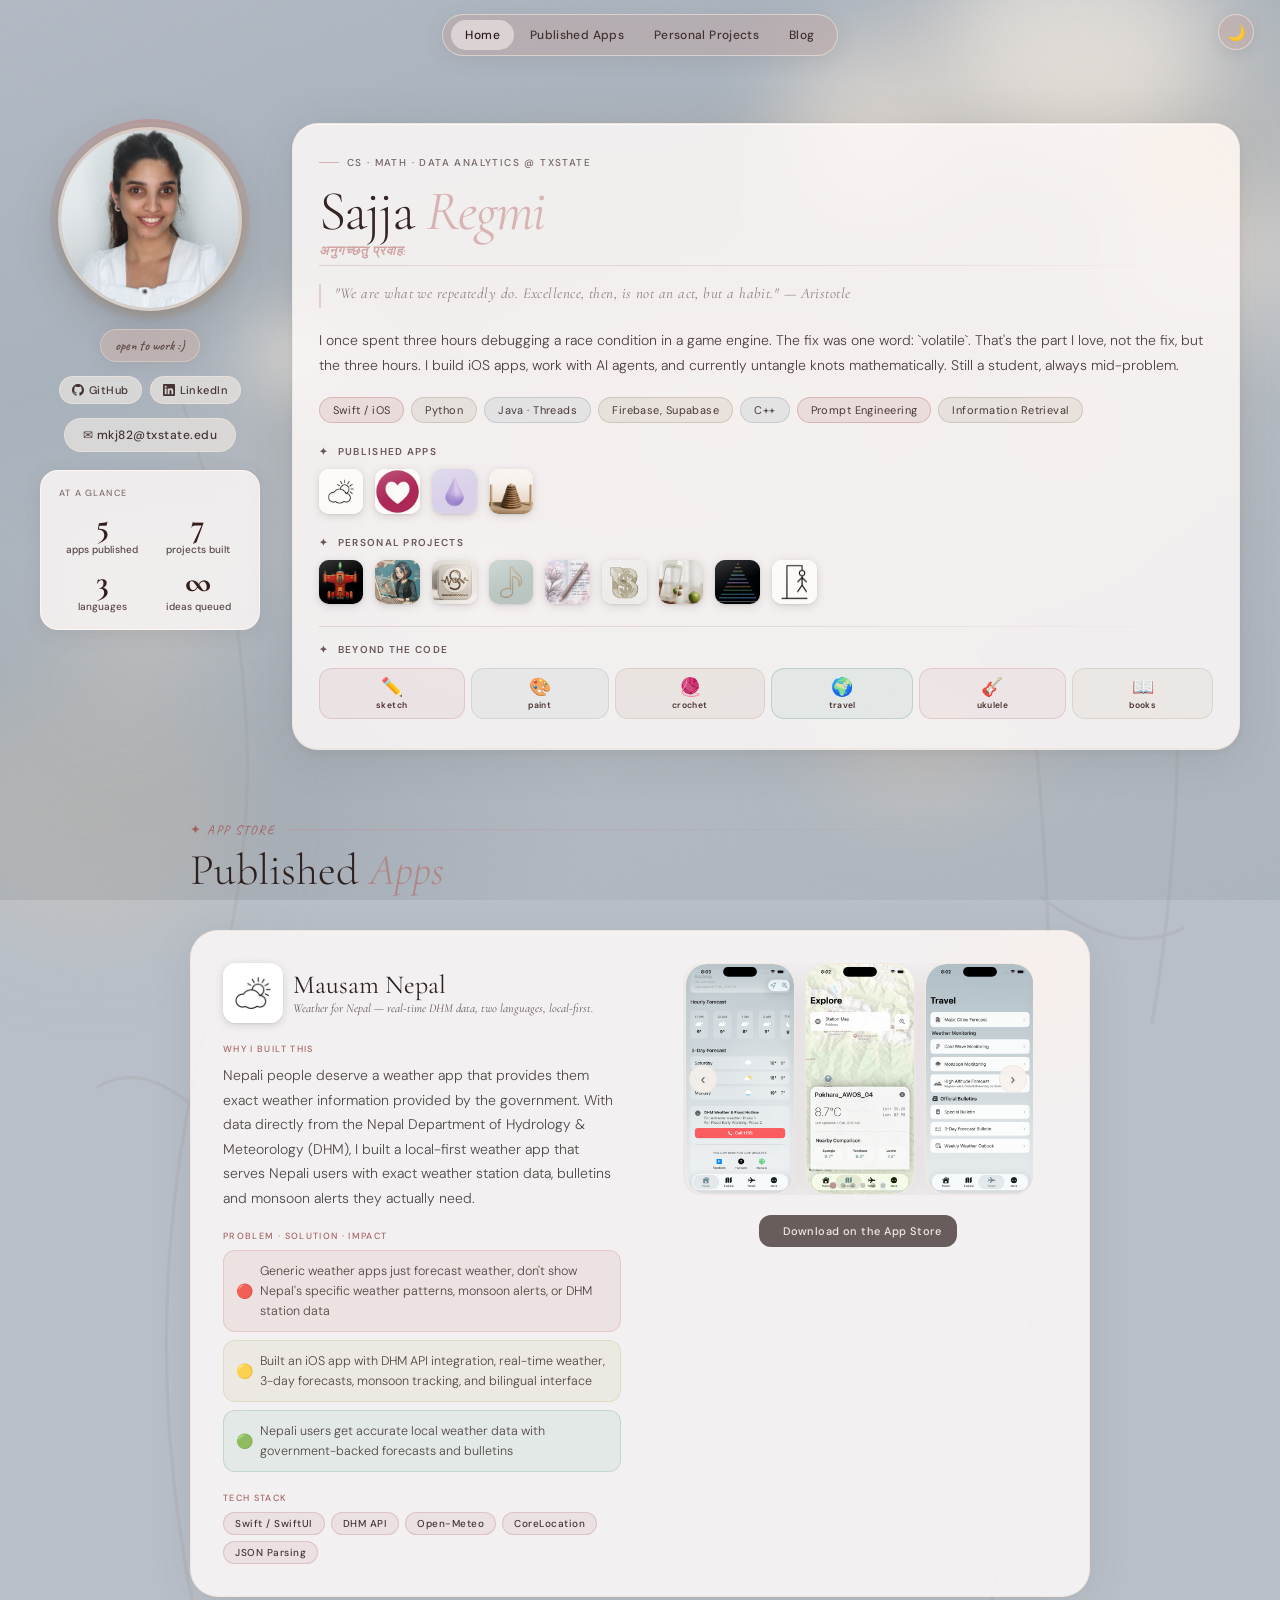
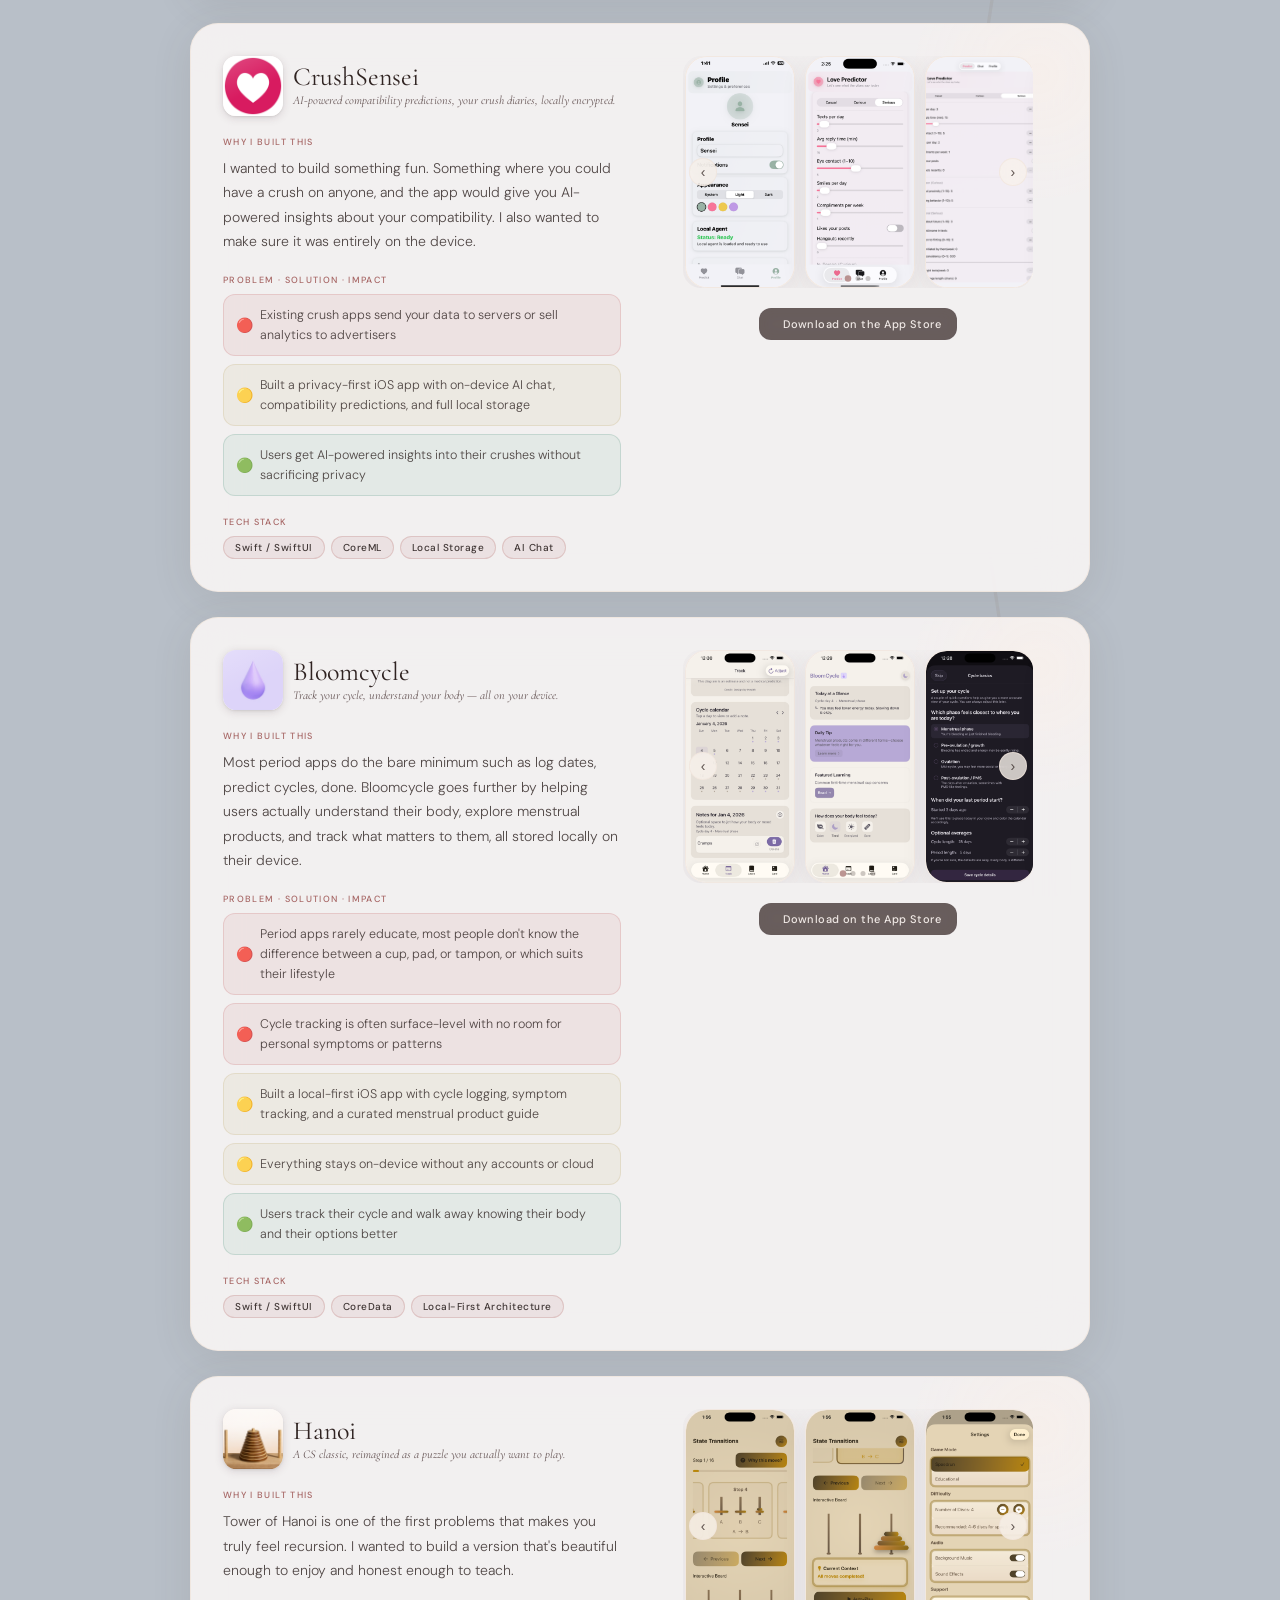
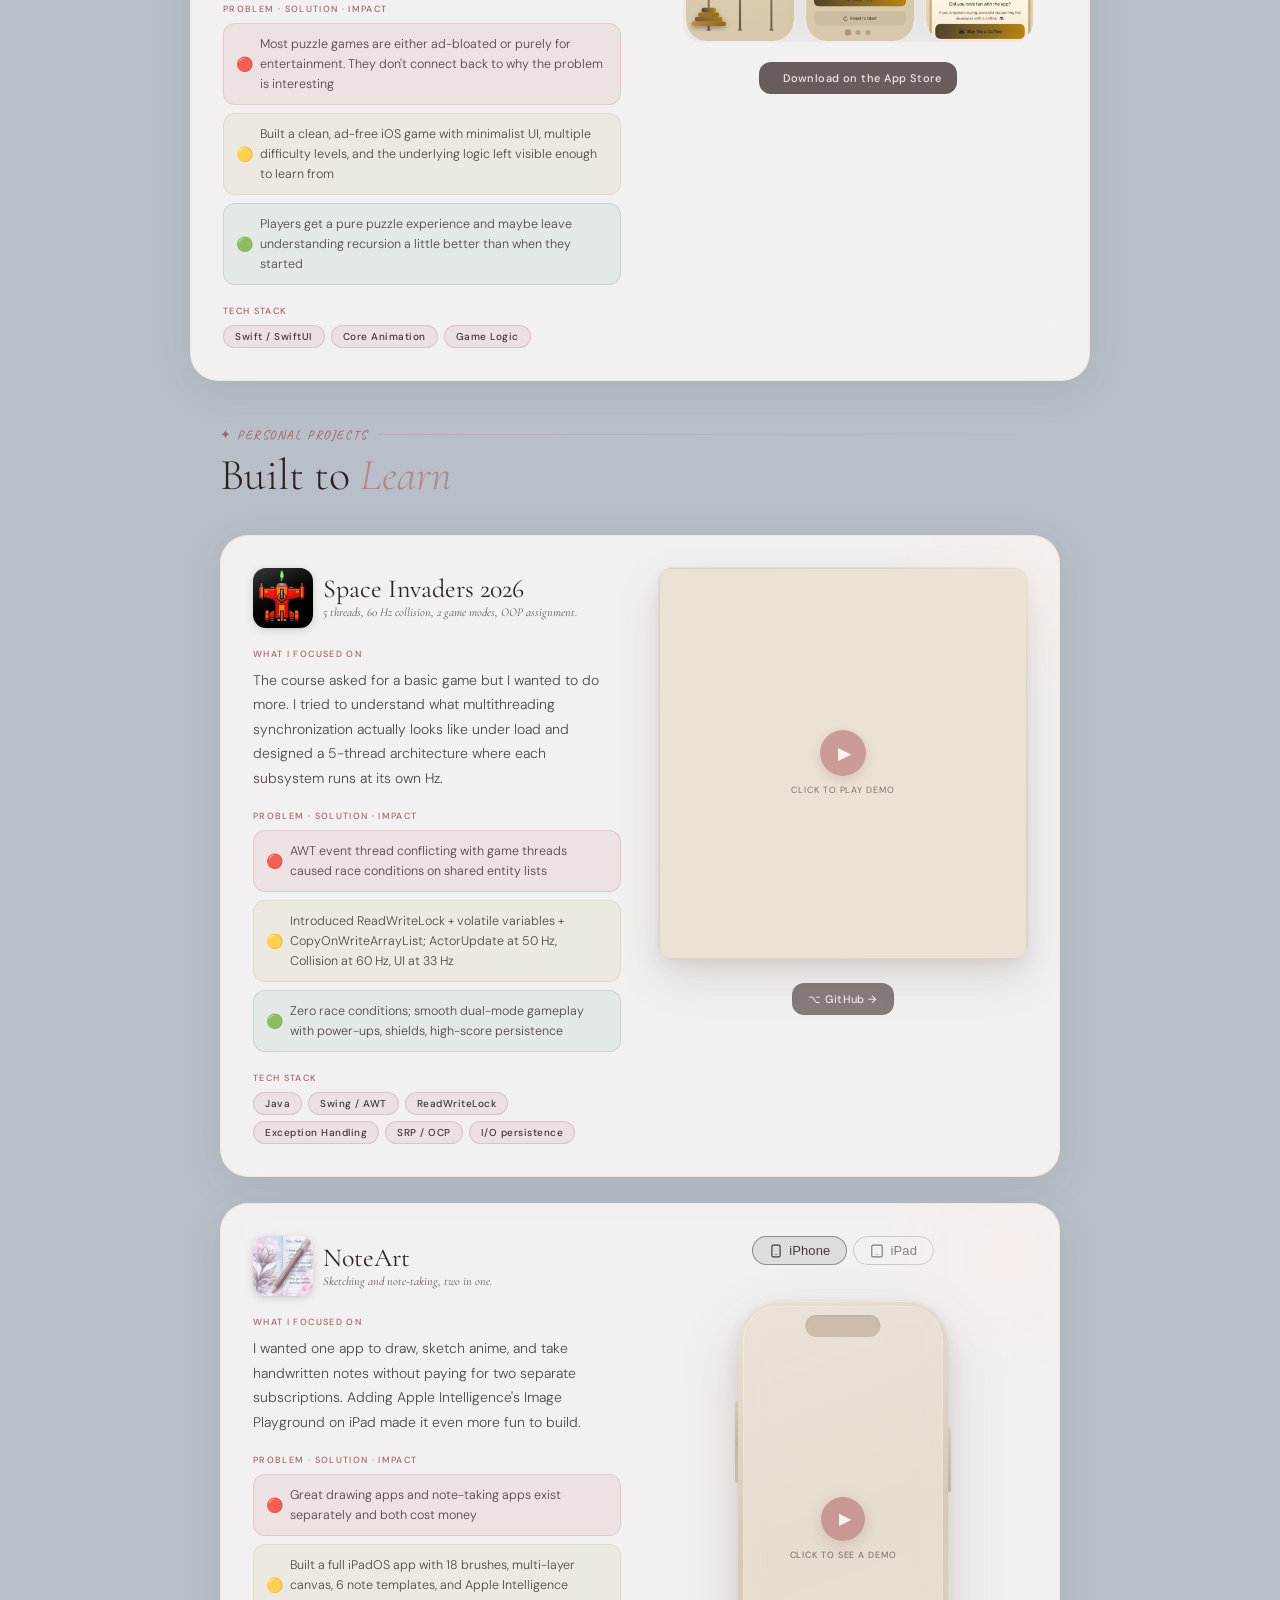
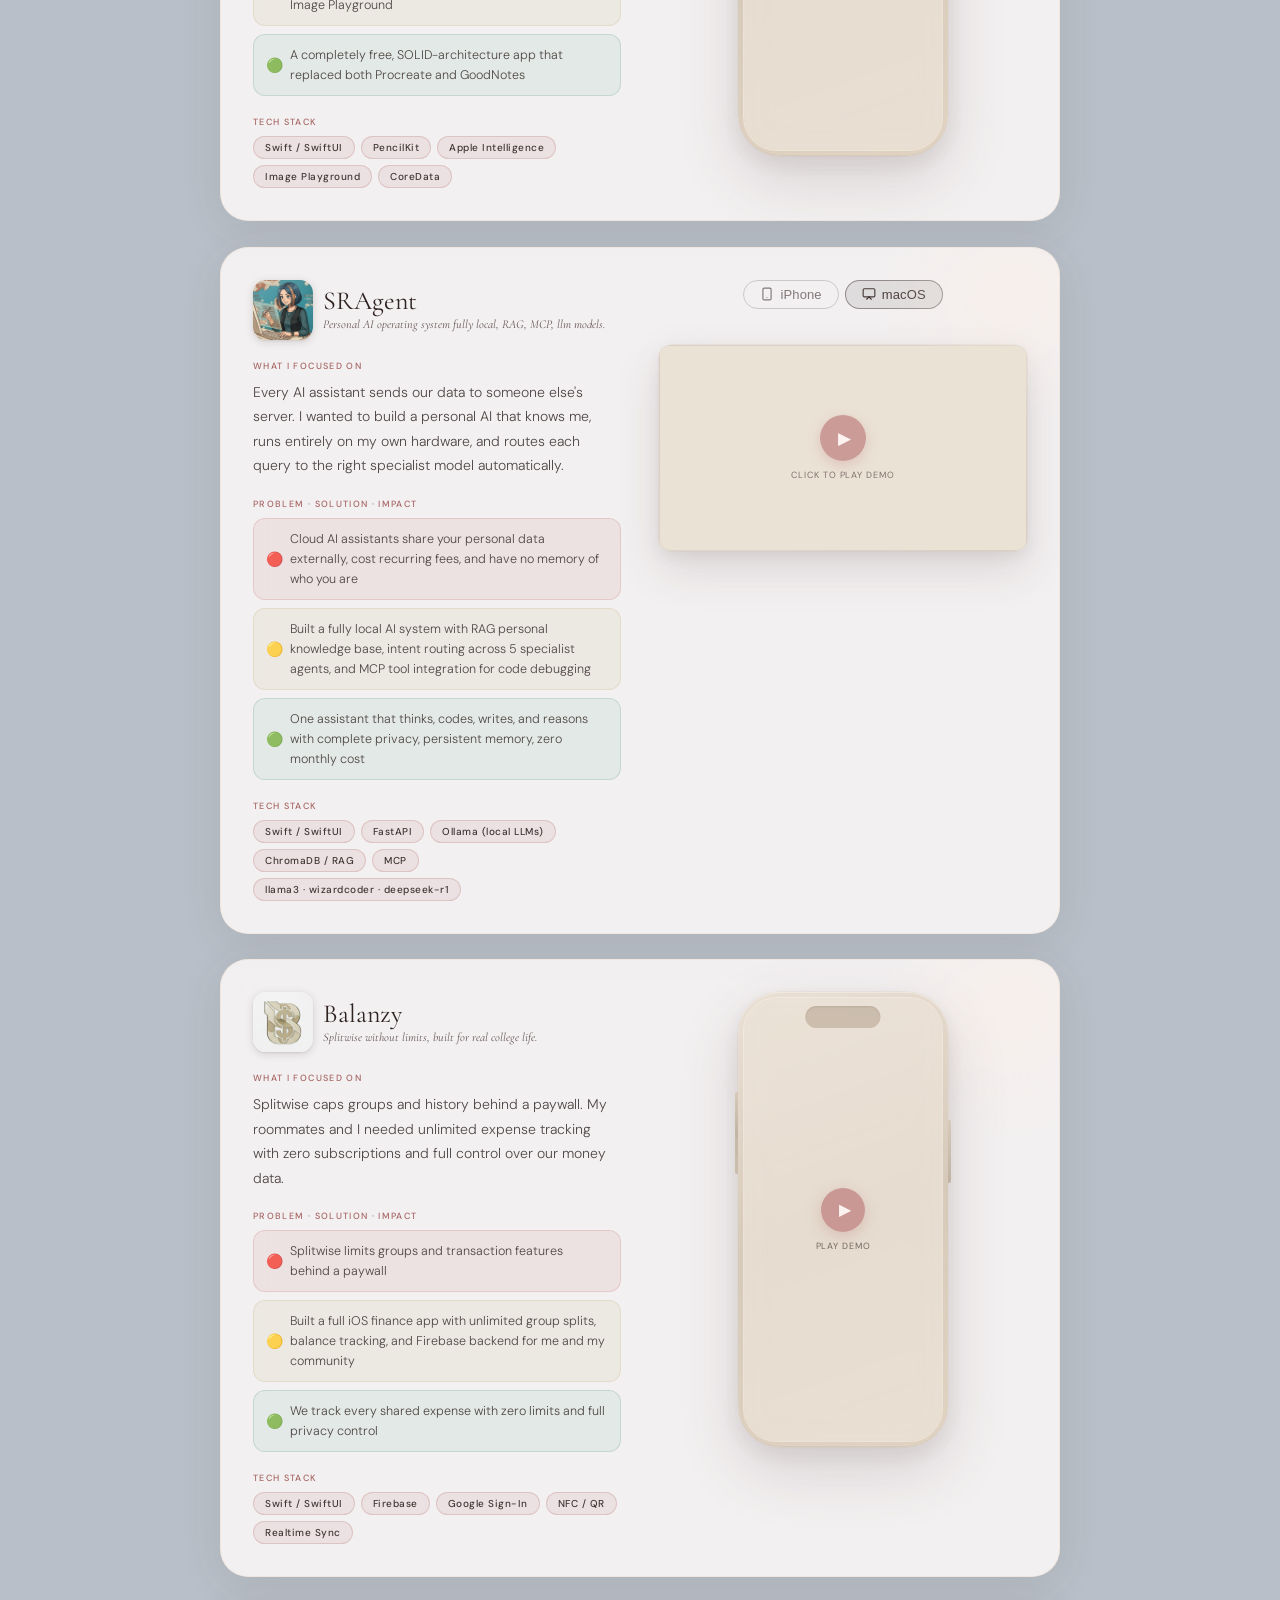
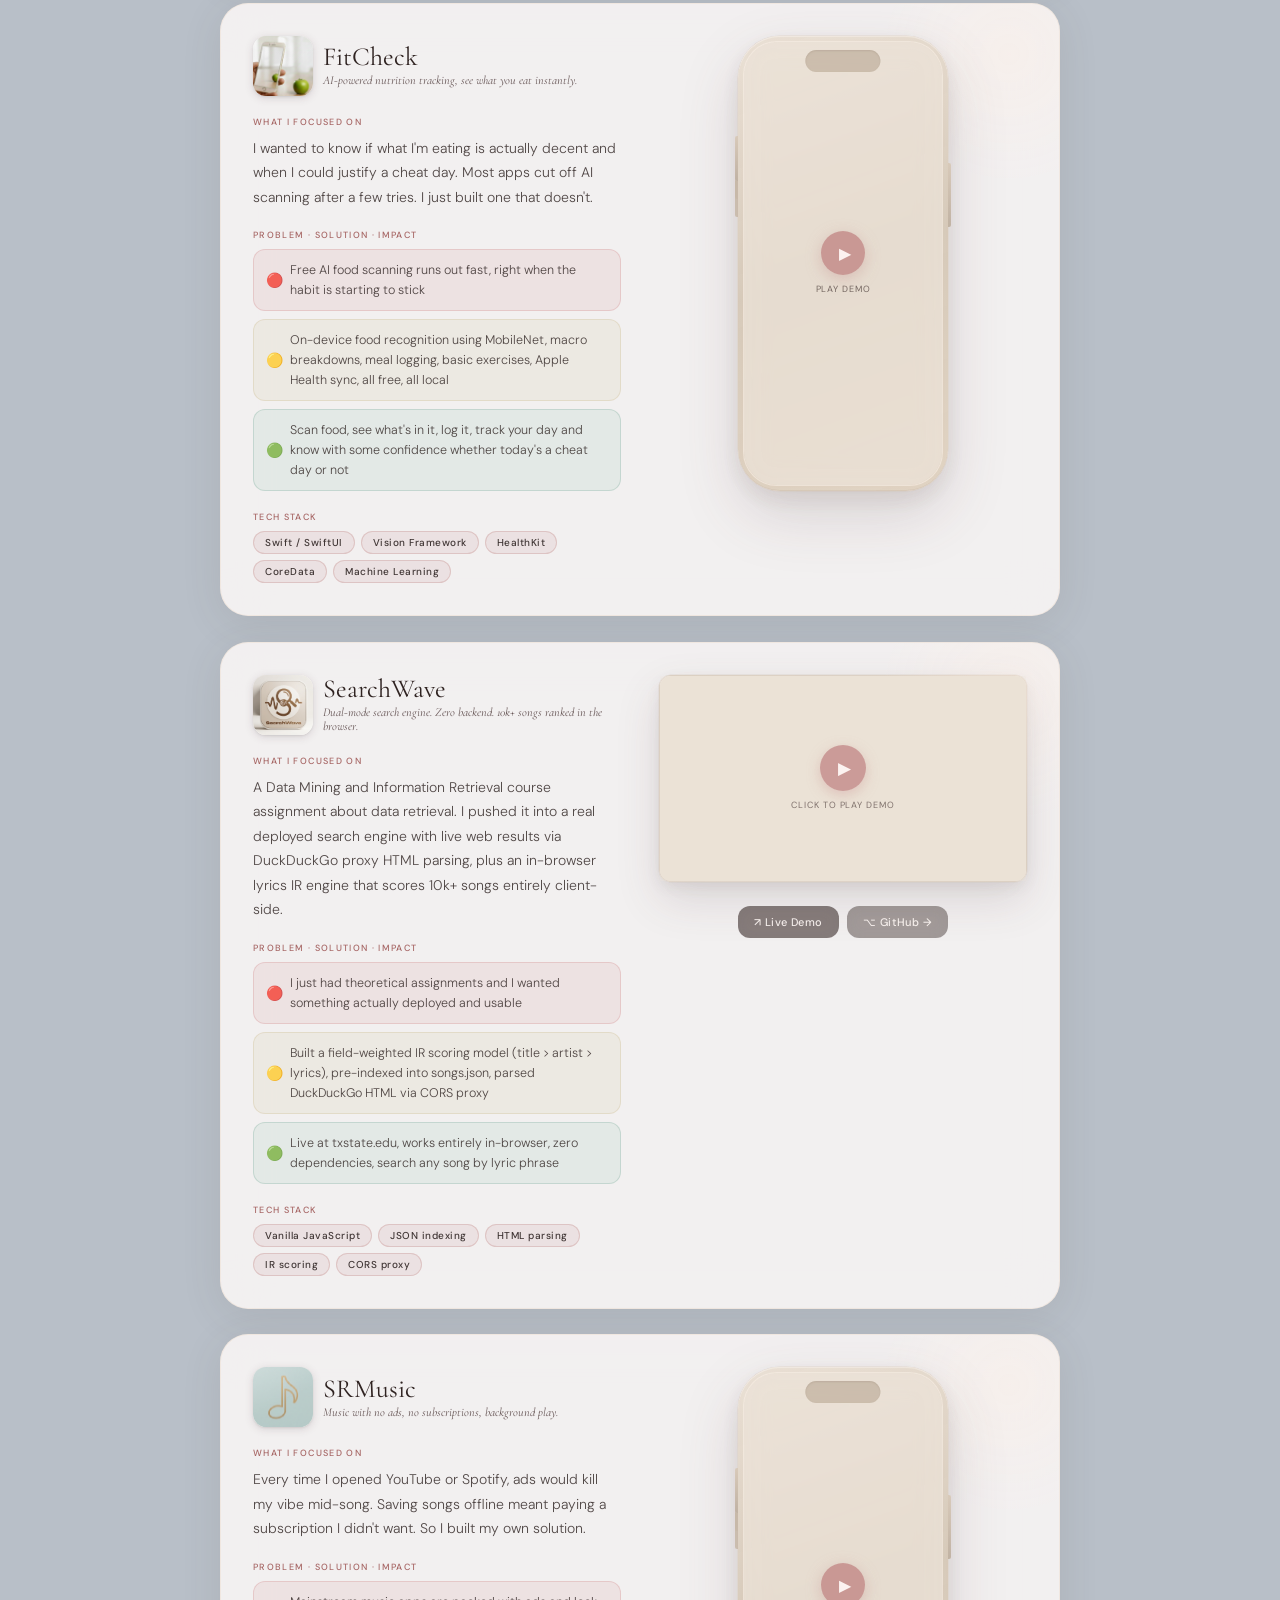
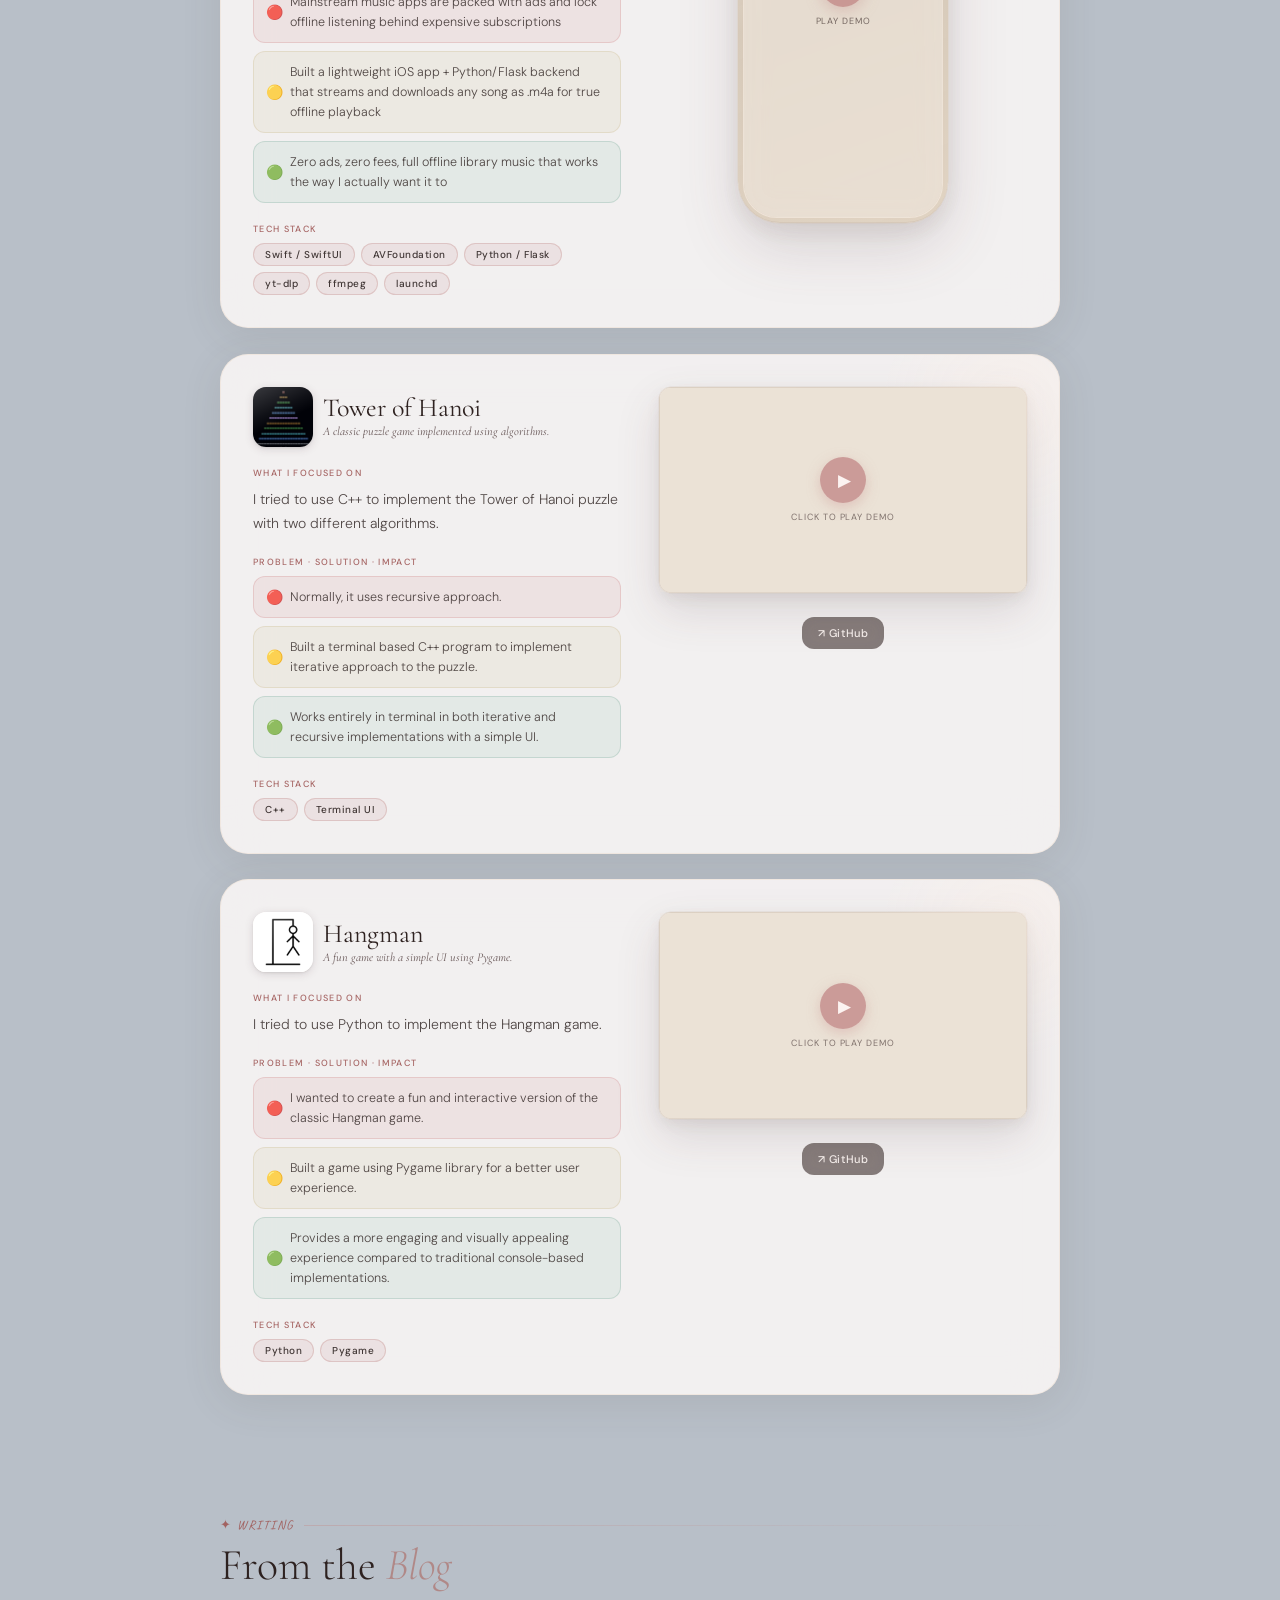
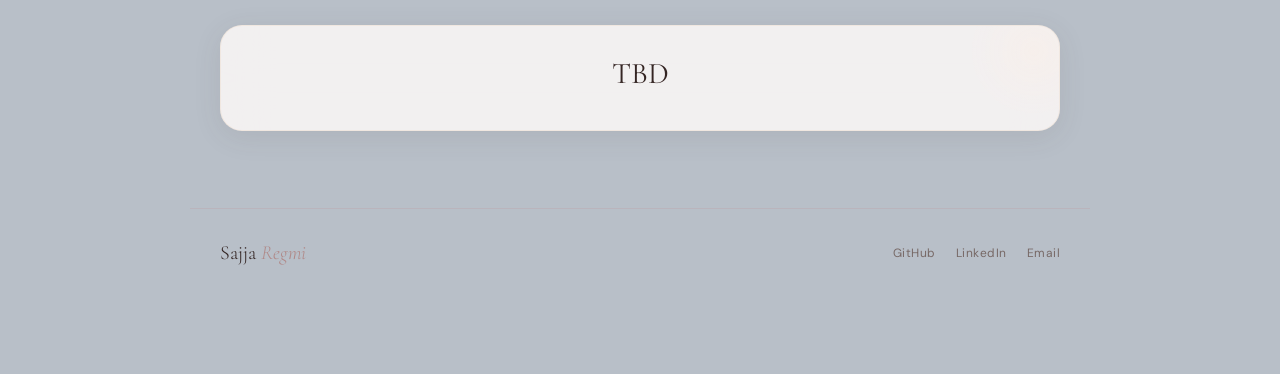
<file: index.html>
<!DOCTYPE html>
<html lang="en">

<head>
  <meta charset="UTF-8">
  <meta name="viewport" content="width=device-width, initial-scale=1.0">
  <title>Portfolio — Sajja Regmi</title>
  <link
    href="https://fonts.googleapis.com/css2?family=Cormorant+Garamond:ital,wght@0,300;0,400;0,600;1,300;1,400&family=DM+Sans:wght@300;400;500&family=Caveat:wght@400;600&display=swap"
    rel="stylesheet">
  <link rel="stylesheet" href="style.css">
    <link rel="stylesheet" href="dark_mode.css">

<body>
  <!-- ══ THEME TOGGLE ══ -->
  <button class="theme-toggle" id="themeToggle" aria-label="Toggle dark mode">
    <span class="icon-moon">🌙</span>
    <span class="icon-sun">☀️</span>
  </button>
  <div class="bg-base"></div>
  <div class="bokeh-wrap">
    <div class="bk bk1"></div>
    <div class="bk bk2"></div>
    <div class="bk bk3"></div>
    <div class="bk bk4"></div>
    <div class="bk bk5"></div>
    <div class="bk bk6"></div>
    <div class="bk bk7"></div>
    <div class="bk bk8"></div>
    <div class="bk bk9"></div>
  </div>
  <svg class="stems" viewBox="0 0 400 900" preserveAspectRatio="xMidYMid slice">
    <g stroke="#8a7260" stroke-width="1" fill="none">
      <path d="M320 200 Q340 350 310 500 Q290 620 330 780" />
      <path d="M350 100 Q380 200 360 320" />
      <path d="M310 200 Q290 240 270 220" />
      <path d="M325 280 Q350 300 370 290" />
      <path d="M315 400 Q295 430 275 415" />
      <path d="M60 500 Q40 400 70 300 Q90 220 55 120" />
      <path d="M65 350 Q45 330 30 340" />
    </g>
  </svg>
  <div class="grain"></div>

  <div class="scroll-root">

    <!-- ══ NAV ══ -->
    <nav>
      <div class="nav-pill">
        <a href="#hero">Home</a>
        <a href="#published">Published Apps</a>
        <a href="#personal">Personal Projects</a>
        <a href="#blog">Blog</a>
      </div>
    </nav>

    <!-- ══════════════════════════════════════════
       HERO
    ══════════════════════════════════════════ -->
    <section id="hero">
      <div class="hero-inner">

        <!-- RIGHT: profile photo column -->
        <div class="hero-right">
          <div class="profile-wrap">
            <div class="profile-ring">
              <div class="profile-ring-inner"></div>
            </div>
            <div class="profile-img">
              <img src="Resources/icons/profile.jpg" alt="Sajja Regmi">
            </div>
          </div>

          <div class="profile-status">
            <span class="status-text">open to work :)</span>
          </div>

          <div class="profile-social">
            <a href="https://github.com/proder-234" target="_blank" class="social-btn">
              <svg width="12" height="12" viewBox="0 0 24 24" fill="currentColor">
                <path
                  d="M12 0C5.37 0 0 5.37 0 12c0 5.31 3.435 9.795 8.205 11.385.6.105.825-.255.825-.57 0-.285-.015-1.23-.015-2.235-3.015.555-3.795-.735-4.035-1.41-.135-.345-.72-1.41-1.23-1.695-.42-.225-1.02-.78-.015-.795.945-.015 1.62.87 1.845 1.23 1.08 1.815 2.805 1.305 3.495.99.105-.78.42-1.305.765-1.605-2.67-.3-5.46-1.335-5.46-5.925 0-1.305.465-2.385 1.23-3.225-.12-.3-.54-1.53.12-3.18 0 0 1.005-.315 3.3 1.23.96-.27 1.98-.405 3-.405s2.04.135 3 .405c2.295-1.56 3.3-1.23 3.3-1.23.66 1.65.24 2.88.12 3.18.765.84 1.23 1.905 1.23 3.225 0 4.605-2.805 5.625-5.475 5.925.435.375.81 1.095.81 2.22 0 1.605-.015 2.895-.015 3.3 0 .315.225.69.825.57A12.02 12.02 0 0024 12c0-6.63-5.37-12-12-12z" />
              </svg>
              GitHub
            </a>
            <a href="https://www.linkedin.com/in/sajja-regmi-094452281/" target="_blank" class="social-btn">
              <svg width="12" height="12" viewBox="0 0 24 24" fill="currentColor">
                <path
                  d="M20.447 20.452h-3.554v-5.569c0-1.328-.027-3.037-1.852-3.037-1.853 0-2.136 1.445-2.136 2.939v5.667H9.351V9h3.414v1.561h.046c.477-.9 1.637-1.85 3.37-1.85 3.601 0 4.267 2.37 4.267 5.455v6.286zM5.337 7.433a2.062 2.062 0 01-2.063-2.065 2.064 2.064 0 112.063 2.065zm1.782 13.019H3.555V9h3.564v11.452zM22.225 0H1.771C.792 0 0 .774 0 1.729v20.542C0 23.227.792 24 1.771 24h20.451C23.2 24 24 23.227 24 22.271V1.729C24 .774 23.2 0 22.222 0h.003z" />
              </svg>
              LinkedIn
            </a>
          </div>

          <a href="mailto:mkj82@txstate.edu" class="social-btn" style="font-size:12px;padding:8px 18px;">
            ✉ mkj82@txstate.edu
          </a>

          <!-- mini stats -->
          <div style="display:flex;flex-direction:column;gap:10px;width:100%;margin-top:4px;">
            <div
              style="background:var(--glass);border:1px solid var(--glass-b);backdrop-filter:blur(20px);border-radius:18px;padding:16px 18px;box-shadow:0 4px 20px rgba(80,70,65,0.1);">
              <div
                style="font-size:9px;text-transform:uppercase;letter-spacing:0.13em;color:var(--ink-lt);margin-bottom:10px;font-weight:500;">
                at a glance</div>
              <div style="display:grid;grid-template-columns:1fr 1fr;gap:10px;">
                <div style="text-align:center;">
                  <div class="glance-number">5</div>
                  <div style="font-size:10px;color:var(--ink-mid);margin-top:2px;font-weight:500;">apps published</div>
                </div>
                <div style="text-align:center;">
                  <div class="glance-number">7</div>
                  <div style="font-size:10px;color:var(--ink-mid);margin-top:2px;font-weight:500;">projects built</div>
                </div>
                <div style="text-align:center;">
                  <div class="glance-number">3</div>
                  <div style="font-size:10px;color:var(--ink-mid);margin-top:2px;font-weight:500;">languages</div>
                </div>
                <div style="text-align:center;">
                  <div class="glance-number">∞</div>
                  <div style="font-size:10px;color:var(--ink-mid);margin-top:2px;font-weight:500;">ideas queued</div>
                </div>
              </div>
            </div>
          </div>

        </div><!-- /hero-right -->

        <!-- LEFT: all card content -->
        <div class="hero-left">

          <div class="card">
            <div class="eyebrow">CS · Math · Data Analytics @ TxState</div>
            <div class="name">Sajja <em>Regmi</em></div>
            <!-- BOLD Sanskrit -->
            <div class="motto-sanskrit">अनुगच्छतु प्रवाह:</div>
            <div class="hr"></div>
            <!-- Typewriter quote -->
            <p class="bio-hook">
              <span class="hook-text"></span><span class="hook-cursor">|</span>
            </p>

            <!-- bio -->
            <p class="bio">
              I once spent three hours debugging a race condition in a game engine. The fix was one word: `volatile`. </code>
              That's the part I love, not the fix, but the three hours. I build iOS apps, work with AI agents, and
              currently untangle knots mathematically. Still a student,
              always mid-problem.
            </p>

            <div class="skills">
              <span class="skill sk1">Swift / iOS</span>
              <span class="skill sk2">Python </span>
              <span class="skill sk3">Java · Threads</span>
              <span class="skill sk2">Firebase, Supabase</span>
              <span class="skill sk3">C++</span>
              <span class="skill sk1">Prompt Engineering</span>
              <span class="skill sk2">Information Retrieval</span>
            </div>

            <!-- Published App icons -->
            <div class="apps-label">✦ &nbsp; Published Apps</div>
            <div class="app-grid">
              <a href="#app-mausam" class="app-icon-btn" title="Mausam Nepal">
                <img src="Resources/icons/mausam.png" alt="Mausam Nepal">
              </a>
              <a href="#app-crushsensei" class="app-icon-btn" title="CrushSensei">
                <img src="Resources/icons/crushsensei.png" alt="CrushSensei">
              </a>
              <a href="#app-bloomcycle" class="app-icon-btn" title="Bloomcycle">
                <img src="Resources/icons/bloomcycle.png" alt="Bloomcycle">
              </a>
              <a href="#app-hanoi" class="app-icon-btn" title="Hanoi">
                <img src="Resources/icons/hanoi.png" alt="Hanoi">
              </a>
            </div>

            <!-- Personal Project icons -->
            <div class="apps-label" style="margin-top:16px;">✦ &nbsp; Personal Projects</div>
            <div class="app-grid app-grid-7">
              <a href="#proj-spaceinvaders" class="app-icon-btn" title="Space Invaders 2026">
                <img src="Resources/icons/spaceinvaders.jpg" alt="Space Invaders 2026">
              </a>
              <a href="#proj-sragent" class="app-icon-btn" title="SRAgent">
                <img src="Resources/icons/sragent.png" alt="SRAgent">
              </a>
              <a href="#proj-searchwave" class="app-icon-btn" title="SearchWave">
                <img src="Resources/icons/searchwave.png" alt="SearchWave">
              </a>
              <a href="#proj-srmusic" class="app-icon-btn" title="SRMusic">
                <img src="Resources/icons/srmusic.png" alt="SRMusic">
              </a>
              <a href="#proj-noteart" class="app-icon-btn" title="NoteArt">
                <img src="Resources/icons/noteart.png" alt="NoteArt">
              </a>
              <a href="#proj-balanzy" class="app-icon-btn" title="Balanzy">
                <img src="Resources/icons/balanzy.png" alt="Balanzy">
              </a>
              <a href="#proj-fitcheck" class="app-icon-btn" title="FitCheck">
                <img src="Resources/icons/fitcheck.png" alt="FitCheck">
              </a>
              <a href="#proj-tower-of-hanoi" class="app-icon-btn" title="Tower of Hanoi">
                <img src="Resources/icons/towerofhanoi.png" alt="Tower of Hanoi">
              </a>
              <a href="#proj-hangman" class="app-icon-btn" title="Hangman">
                <img src="Resources/icons/hangman.jpg" alt="Hangman">
              </a>
            </div>

            <!-- Hobbies -->
            <div class="hr" style="margin-top:22px;margin-bottom:16px;"></div>
            <div class="apps-label" style="margin-bottom:12px;">✦ &nbsp; beyond the code</div>
            <div class="hobbies-row">

              <div class="hobby-chip" tabindex="0" data-hobby="sketch">
                <span class="hobby-chip-icon">✏️</span>
                <span class="hobby-chip-label">sketch</span>
                <div class="hobby-tooltip" id="ht-sketch">
                  <span class="ht-icon">✏️</span>
                  <div class="ht-name">Sketching</div>
                  <div class="ht-tagline"> observations, no pressure</div>
                  <div class="ht-desc">I just grab a pencil and draw whatever's in front of me or in my head. Line work,
                    shading, random faces, I don't do planning. When the world feels loud, drawing is the one thing that
                    actually settles me down.</div>
                </div>
              </div>

              <div class="hobby-chip" tabindex="0" data-hobby="paint">
                <span class="hobby-chip-icon">🎨</span>
                <span class="hobby-chip-label">paint</span>
                <div class="hobby-tooltip" id="ht-paint">
                  <span class="ht-icon">🎨</span>
                  <div class="ht-name">Painting</div>
                  <div class="ht-tagline">mostly digital, exploring</div>
                  <div class="ht-desc">I mostly do digital painting on my iPad, just messing around with color and
                    light without any particular theme or goal. I like how digital art lets me experiment without
                    committing.</div>
                </div>
              </div>

              <div class="hobby-chip" tabindex="0" data-hobby="crochet">
                <span class="hobby-chip-icon">🧶</span>
                <span class="hobby-chip-label">crochet</span>
                <div class="hobby-tooltip" id="ht-crochet">
                  <span class="ht-icon">🧶</span>
                  <div class="ht-name">Crochet</div>
                  <div class="ht-tagline">yarn, patterns, made-from-scratch things</div>
                  <div class="ht-desc">I make bags, bandanas, little flowers which I can actually use or give away.
                    There's something weirdly satisfying about starting with a ball of yarn and ending up with something
                    usable.</div>
                </div>
              </div>

              <div class="hobby-chip" tabindex="0" data-hobby="travel">
                <span class="hobby-chip-icon">🌍</span>
                <span class="hobby-chip-label">travel</span>
                <div class="hobby-tooltip" id="ht-travel">
                  <span class="ht-icon">🌍</span>
                  <div class="ht-name">Travel</div>
                  <div class="ht-tagline">my life goal, bucket list</div>
                  <div class="ht-desc">Not about resorts, I want street food, local markets, random hidden cafes,
                    landscapes I have never seen. I love to understand how people from different places actually think
                    about life.</div>
                </div>
              </div>

              <div class="hobby-chip" tabindex="0" data-hobby="ukulele">
                <span class="hobby-chip-icon">🎸</span>
                <span class="hobby-chip-label">ukulele</span>
                <div class="hobby-tooltip" id="ht-ukulele">
                  <span class="ht-icon">🎸</span>
                  <div class="ht-name">Ukulele</div>
                  <div class="ht-tagline">stress relief, no audience</div>
                  <div class="ht-desc">When things feel heavy I just pick it up and play whatever comes out. There would
                    be no
                    particular song, I would just strum until my head quiets down.</div>
                </div>
              </div>

              <div class="hobby-chip" tabindex="0" data-hobby="books">
                <span class="hobby-chip-icon">📖</span>
                <span class="hobby-chip-label">books</span>
                <div class="hobby-tooltip" id="ht-books">
                  <span class="ht-icon">📖</span>
                  <div class="ht-name">Reading</div>
                  <div class="ht-tagline">random books, no particular genre</div>
                  <div class="ht-desc">I don't follow a reading list or stick to a genre. Just whatever sounds
                    interesting, I read. I'll go weeks without reading anything and then finish two books in a row.
                  </div>
                </div>
              </div>

            </div><!-- /hobbies-row -->
          </div><!-- /card -->

        </div><!-- /hero-left -->
      </div><!-- /hero-inner -->
    </section>

    <!-- ══════════════════════════════════════════
       PUBLISHED APPS
    ══════════════════════════════════════════ -->
    <div class="section-anchor" id="published"></div>
    <section class="section" style="padding-top:20px;">
      <div class="section-label">✦ App Store</div>
      <h2 class="section-title reveal">Published <em>Apps</em></h2>

      <!-- MAUSAM NEPAL -->
      <div class="app-case reveal" id="app-mausam">
        <div class="app-case-left">
          <div class="app-badge-row">
            <div class="app-icon-big"><img src="Resources/icons/mausam.png" alt="Mausam Nepal"></div>
            <div class="app-name-block">
              <div class="app-name">Mausam Nepal</div>
              <div class="app-tagline">Weather for Nepal — real-time DHM data, two languages, local-first.</div>
            </div>
          </div>
          <div class="case-section-head">Why I built this</div>
          <p class="why-text">Nepali people deserve a weather app that provides them exact weather information provided
            by the government. With data directly from the
            Nepal Department of Hydrology & Meteorology (DHM), I built a local-first weather app that serves Nepali
            users with exact weather station data, bulletins and monsoon alerts they actually need.</p>
          <div class="case-section-head">Problem · Solution · Impact</div>
          <ul class="psi-list">
            <li class="psi-p" data-icon="🔴">Generic weather apps just forecast weather, don't show Nepal's specific
              weather patterns, monsoon
              alerts, or DHM station data</li>
            <li class="psi-s" data-icon="🟡">Built an iOS app with DHM API integration, real-time weather, 3-day
              forecasts, monsoon tracking, and bilingual interface</li>
            <li class="psi-i" data-icon="🟢">Nepali users get accurate local weather data with government-backed
              forecasts and bulletins</li>
          </ul>
          <div class="case-section-head">Tech Stack</div>
          <div class="stack-tags">
            <span class="stack-tag">Swift / SwiftUI</span>
            <span class="stack-tag">DHM API</span>
            <span class="stack-tag">Open-Meteo</span>
            <span class="stack-tag">CoreLocation</span>
            <span class="stack-tag">JSON Parsing</span>
          </div>
        </div>
        <div class="app-case-right">
          <div class="img-strip-wrapper" id="strip-mausam">
            <div class="img-strip" id="strip-mausam-inner" style="gap:10px;padding:0 2px;">
              <div class="phone-frame"><img src="Resources/mausam nepal/400x800bb.png" alt="Home"><span
                  class="phone-frame-label">Home</span></div>
              <div class="phone-frame"><img src="Resources/mausam nepal/400x800bb (1).png" alt="Forecast"><span
                  class="phone-frame-label">Forecast</span></div>
              <div class="phone-frame"><img src="Resources/mausam nepal/400x800bb (2).png" alt="Details"><span
                  class="phone-frame-label">Details</span></div>
              <div class="phone-frame"><img src="Resources/mausam nepal/400x800bb (3).png" alt="Stations"><span
                  class="phone-frame-label">Stations</span></div>
              <div class="phone-frame"><img src="Resources/mausam nepal/400x800bb (4).png" alt="Alerts"><span
                  class="phone-frame-label">Alerts</span></div>
              <div class="phone-frame"><img src="Resources/mausam nepal/400x800bb (5).png" alt="Map"><span
                  class="phone-frame-label">Map</span></div>
              <div class="phone-frame"><img src="Resources/mausam nepal/400x800bb (6).png" alt="Settings"><span
                  class="phone-frame-label">Settings</span></div>
              <div class="phone-frame"><img src="Resources/mausam nepal/400x800bb (7).png" alt="Nepali"><span
                  class="phone-frame-label">Nepali</span></div>
            </div>
            <button class="strip-nav strip-prev" onclick="stripSlide('mausam',-1)">‹</button>
            <button class="strip-nav strip-next" onclick="stripSlide('mausam',1)">›</button>
            <div class="strip-dots" id="dots-mausam"></div>
          </div>
          <a href="https://apps.apple.com/us/app/mausam-nepal/id6758520795" target="_blank" class="store-badge">
            <span class="store-badge-icon"></span>Download on the App Store
          </a>
        </div>
      </div>

      <!-- CRUSHSENSEI -->
      <div class="app-case reveal reveal-delay-1" id="app-crushsensei">
        <div class="app-case-left">
          <div class="app-badge-row">
            <div class="app-icon-big"><img src="Resources/icons/crushsensei.png" alt="CrushSensei"></div>
            <div class="app-name-block">
              <div class="app-name">CrushSensei</div>
              <div class="app-tagline">AI-powered compatibility predictions, your crush diaries, locally encrypted.
              </div>
            </div>
          </div>
          <div class="case-section-head">Why I built this</div>
          <p class="why-text"> I wanted to build something fun. Something where you could have a crush on anyone, and
            the app would give you AI-powered insights about your compatibility.
            I also wanted to make sure it was entirely on the device.</p>
          <div class="case-section-head">Problem · Solution · Impact</div>
          <ul class="psi-list">
            <li class="psi-p" data-icon="🔴">Existing crush apps send your data to servers or sell analytics to
              advertisers</li>
            <li class="psi-s" data-icon="🟡">Built a privacy-first iOS app with on-device AI chat, compatibility
              predictions, and full local storage</li>
            <li class="psi-i" data-icon="🟢">Users get AI-powered insights into their crushes without sacrificing
              privacy</li>
          </ul>
          <div class="case-section-head">Tech Stack</div>
          <div class="stack-tags">
            <span class="stack-tag">Swift / SwiftUI</span>
            <span class="stack-tag">CoreML</span>
            <span class="stack-tag">Local Storage</span>
            <span class="stack-tag">AI Chat</span>
          </div>
        </div>
        <div class="app-case-right">
          <div class="img-strip-wrapper" id="strip-crush">
            <div class="img-strip" id="strip-crush-inner" style="gap:10px;padding:0 2px;">
              <div class="phone-frame"><img src="Resources/crushsensei/400x800bb.png" alt="Chat"><span
                  class="phone-frame-label">Chat</span></div>
              <div class="phone-frame"><img src="Resources/crushsensei/400x800bb (1).png" alt="Analysis"><span
                  class="phone-frame-label">Analysis</span></div>
              <div class="phone-frame"><img src="Resources/crushsensei/400x800bb (2).png" alt="Diary"><span
                  class="phone-frame-label">Diary</span></div>
              <div class="phone-frame"><img src="Resources/crushsensei/400x800bb (3).png" alt="Profile"><span
                  class="phone-frame-label">Profile</span></div>
              <div class="phone-frame"><img src="Resources/crushsensei/400x800bb (4).png" alt="Insights"><span
                  class="phone-frame-label">Insights</span></div>
            </div>
            <button class="strip-nav strip-prev" onclick="stripSlide('crush',-1)">‹</button>
            <button class="strip-nav strip-next" onclick="stripSlide('crush',1)">›</button>
            <div class="strip-dots" id="dots-crush"></div>
          </div>
          <a href="https://apps.apple.com/us/app/crushsensei/id6757492403" target="_blank" class="store-badge">
            <span class="store-badge-icon"></span>Download on the App Store
          </a>
        </div>
      </div>

      <!-- BLOOMCYCLE -->
      <div class="app-case reveal reveal-delay-2" id="app-bloomcycle">
        <div class="app-case-left">
          <div class="app-badge-row">
            <div class="app-icon-big"><img src="Resources/icons/bloomcycle.png" alt="Bloomcycle"></div>
            <div class="app-name-block">
              <div class="app-name">Bloomcycle</div>
              <div class="app-tagline">Track your cycle, understand your body — all on your device.</div>
            </div>
          </div>
          <div class="case-section-head">Why I built this</div>
          <p class="why-text">Most period apps do the bare minimum such as log dates, predict cycles, done. Bloomcycle
            goes further by helping users actually understand their body, explore menstrual products, and track what
            matters to them, all stored locally on their device.</p>
          <div class="case-section-head">Problem · Solution · Impact</div>
          <ul class="psi-list">
            <li class="psi-p" data-icon="🔴">Period apps rarely educate, most people don't know the difference between a
              cup, pad, or tampon, or which suits their lifestyle</li>
            <li class="psi-p" data-icon="🔴">Cycle tracking is often surface-level with no room for personal symptoms or
              patterns</li>
            <li class="psi-s" data-icon="🟡">Built a local-first iOS app with cycle logging, symptom tracking, and a
              curated menstrual product guide</li>
            <li class="psi-s" data-icon="🟡">Everything stays on-device without any accounts or cloud</li>
            <li class="psi-i" data-icon="🟢">Users track their cycle and walk away knowing their body and their options
              better</li>
          </ul>
          <div class="case-section-head">Tech Stack</div>
          <div class="stack-tags">
            <span class="stack-tag">Swift / SwiftUI</span>
            <span class="stack-tag">CoreData</span>
            <span class="stack-tag">Local-First Architecture</span>
          </div>
        </div>
        <div class="app-case-right">
          <div class="img-strip-wrapper" id="strip-bloom">
            <div class="img-strip" id="strip-bloom-inner" style="gap:10px;padding:0 2px;">
              <div class="phone-frame"><img src="Resources/bloomcycle/400x800bb.png" alt="Home"><span
                  class="phone-frame-label">Home</span></div>
              <div class="phone-frame"><img src="Resources/bloomcycle/400x800bb (1).png" alt="Calendar"><span
                  class="phone-frame-label">Calendar</span></div>
              <div class="phone-frame"><img src="Resources/bloomcycle/400x800bb (2).png" alt="Log"><span
                  class="phone-frame-label">Log</span></div>
              <div class="phone-frame"><img src="Resources/bloomcycle/400x800bb (3).png" alt="Insights"><span
                  class="phone-frame-label">Insights</span></div>
              <div class="phone-frame"><img src="Resources/bloomcycle/400x800bb (4).png" alt="Cycle"><span
                  class="phone-frame-label">Cycle</span></div>
              <div class="phone-frame"><img src="Resources/bloomcycle/400x800bb (5).png" alt="Settings"><span
                  class="phone-frame-label">Settings</span></div>
            </div>
            <button class="strip-nav strip-prev" onclick="stripSlide('bloom',-1)">‹</button>
            <button class="strip-nav strip-next" onclick="stripSlide('bloom',1)">›</button>
            <div class="strip-dots" id="dots-bloom"></div>
          </div>
          <a href="https://apps.apple.com/us/app/bloomcycle/id6757364867" target="_blank" class="store-badge">
            <span class="store-badge-icon"></span>Download on the App Store
          </a>
        </div>
      </div>

      <!-- HANOI -->
      <!-- HANOI -->
      <div class="app-case reveal reveal-delay-3" id="app-hanoi">
        <div class="app-case-left">
          <div class="app-badge-row">
            <div class="app-icon-big"><img src="Resources/icons/hanoi.png" alt="Hanoi"></div>
            <div class="app-name-block">
              <div class="app-name">Hanoi</div>
              <div class="app-tagline">A CS classic, reimagined as a puzzle you actually want to play.</div>
            </div>
          </div>
          <div class="case-section-head">Why I built this</div>
          <p class="why-text">Tower of Hanoi is one of the first problems that makes you truly feel recursion. I wanted
            to build a version that's beautiful enough to enjoy and honest enough to teach.</p>
          <div class="case-section-head">Problem · Solution · Impact</div>
          <ul class="psi-list">
            <li class="psi-p" data-icon="🔴">Most puzzle games are either ad-bloated or purely for entertainment. They
              don't connect back to why the problem is interesting</li>
            <li class="psi-s" data-icon="🟡">Built a clean, ad-free iOS game with minimalist UI, multiple difficulty
              levels, and the underlying logic left visible enough to learn from</li>
            <li class="psi-i" data-icon="🟢">Players get a pure puzzle experience and maybe leave understanding
              recursion a little better than when they started</li>
          </ul>
          <div class="case-section-head">Tech Stack</div>
          <div class="stack-tags">
            <span class="stack-tag">Swift / SwiftUI</span>
            <span class="stack-tag">Core Animation</span>
            <span class="stack-tag">Game Logic</span>
          </div>
        </div>
        <div class="app-case-right">
          <div class="img-strip-wrapper" id="strip-hanoi">
            <div class="img-strip" id="strip-hanoi-inner" style="gap:10px;padding:0 2px;">
              <div class="phone-frame"><img src="Resources/hanoi/400x800bb.png" alt="Menu"><span
                  class="phone-frame-label">Menu</span></div>
              <div class="phone-frame"><img src="Resources/hanoi/400x800bb (1).png" alt="Gameplay"><span
                  class="phone-frame-label">Gameplay</span></div>
              <div class="phone-frame"><img src="Resources/hanoi/400x800bb (2).png" alt="Win"><span
                  class="phone-frame-label">Victory</span></div>
              <div class="phone-frame"><img src="Resources/hanoi/400x800bb (3).png" alt="Levels"><span
                  class="phone-frame-label">Levels</span></div>
              <div class="phone-frame"><img src="Resources/hanoi/400x800bb (6).png" alt="Hard"><span
                  class="phone-frame-label">Hard</span></div>
            </div>
            <button class="strip-nav strip-prev" onclick="stripSlide('hanoi',-1)">‹</button>
            <button class="strip-nav strip-next" onclick="stripSlide('hanoi',1)">›</button>
            <div class="strip-dots" id="dots-hanoi"></div>
          </div>
          <a href="https://apps.apple.com/us/app/hanoi-master/id6757369030" target="_blank" class="store-badge">
            <span class="store-badge-icon"></span>Download on the App Store
          </a>
        </div>
      </div>
      <!-- ══════════════════════════════════════════
       PERSONAL PROJECTS
    ══════════════════════════════════════════ -->
      <div class="section-anchor" id="personal"></div>
      <section class="section" style="padding-top:20px;">
        <div class="section-label">✦ Personal Projects</div>
        <h2 class="section-title reveal">Built to <em>Learn</em></h2>

        <!-- ── SPACE INVADERS ── unified si-u-shell ── -->
        <div class="app-case reveal" id="proj-spaceinvaders">
          <div class="app-case-left">
            <div class="app-badge-row">
              <div class="app-icon-big"><img src="Resources/icons/spaceinvaders.jpg" alt="Space Invaders 2026"></div>
              <div class="app-name-block">
                <div class="app-name">Space Invaders 2026</div>
                <div class="app-tagline">5 threads, 60 Hz collision, 2 game modes, OOP assignment.</div>
              </div>
            </div>
            <div class="case-section-head">What I focused on</div>
            <p class="why-text">The course asked for a basic game but I wanted to do more. I tried to understand what
              multithreading
              synchronization actually looks like under load and designed a 5-thread architecture where each subsystem
              runs at its own Hz.</p>
            <div class="case-section-head">Problem · Solution · Impact</div>
            <ul class="psi-list">
              <li class="psi-p" data-icon="🔴">AWT event thread conflicting with game threads caused race conditions on
                shared entity lists</li>
              <li class="psi-s" data-icon="🟡">Introduced ReadWriteLock + volatile variables + CopyOnWriteArrayList;
                ActorUpdate at 50 Hz, Collision at 60 Hz, UI at 33 Hz</li>
              <li class="psi-i" data-icon="🟢">Zero race conditions; smooth dual-mode gameplay with power-ups, shields,
                high-score persistence</li>
            </ul>
            <div class="case-section-head">Tech Stack</div>
            <div class="stack-tags">
              <span class="stack-tag">Java</span>
              <span class="stack-tag">Swing / AWT</span>
              <span class="stack-tag">ReadWriteLock</span>
              <span class="stack-tag">Exception Handling</span>
              <span class="stack-tag">SRP / OCP</span>
              <span class="stack-tag">I/O persistence</span>
            </div>
          </div>
          <div class="app-case-right">
            <!-- ── Space Invaders unified shell (portrait-ish 740:850) ── -->
            <div class="si-u-wrap">
              <div class="si-u-shell">
                <div class="si-u-screen" id="si-screen-spaceinvaders">
                  <div class="u-placeholder" id="si-ph-spaceinvaders"
                    onclick="playVideoSI('si-ph-spaceinvaders','si-screen-spaceinvaders','Resources/videos/SpaceInvaders.mov')">
                    <div class="u-play-btn">▶</div>
                    <div class="u-play-label">Click to play demo</div>
                  </div>
                </div>
              </div>
            </div>
            <div class="proj-links-below">
              <a href="https://github.com/proder-234/SpaceInvaders" target="_blank" class="store-badge"
                style="background:rgba(55,42,40,0.6);">⌥ GitHub →</a>
            </div>
          </div>
        </div>

        <!-- ── NOTEART — iPhone / iPad toggle ── -->
        <div class="app-case reveal reveal-delay-1" id="proj-noteart">
          <div class="app-case-left">
            <div class="app-badge-row">
              <div class="app-icon-big"><img src="Resources/icons/noteart.png" alt="NoteArt"></div>
              <div class="app-name-block">
                <div class="app-name">NoteArt</div>
                <div class="app-tagline">Sketching and note-taking, two in one.</div>
              </div>
            </div>
            <div class="case-section-head">What I focused on</div>
            <p class="why-text">I wanted one app to draw, sketch anime, and take handwritten notes without paying for
              two separate subscriptions. Adding Apple Intelligence's Image Playground on iPad made it even more fun to
              build.</p>
            <div class="case-section-head">Problem · Solution · Impact</div>
            <ul class="psi-list">
              <li class="psi-p" data-icon="🔴">Great drawing apps and note-taking apps exist separately and both cost
                money</li>
              <li class="psi-s" data-icon="🟡">Built a full iPadOS app with 18 brushes, multi-layer canvas, 6 note
                templates, and Apple Intelligence Image Playground</li>
              <li class="psi-i" data-icon="🟢">A completely free, SOLID-architecture app that replaced both Procreate
                and
                GoodNotes</li>
            </ul>
            <div class="case-section-head">Tech Stack</div>
            <div class="stack-tags">
              <span class="stack-tag">Swift / SwiftUI</span>
              <span class="stack-tag">PencilKit</span>
              <span class="stack-tag">Apple Intelligence</span>
              <span class="stack-tag">Image Playground</span>
              <span class="stack-tag">CoreData</span>
            </div>
          </div>

          <div class="app-case-right">
            <!-- Toggle row -->
            <div class="device-toggle-row">
              <button class="device-tab active" id="tab-phone-noteart" onclick="switchDevice('noteart','phone')">
                <svg width="14" height="14" viewBox="0 0 24 24" fill="none" stroke="currentColor" stroke-width="2"
                  stroke-linecap="round" stroke-linejoin="round">
                  <rect x="5" y="2" width="14" height="20" rx="2" />
                  <line x1="12" y1="18" x2="12.01" y2="18" />
                </svg>
                iPhone
              </button>
              <button class="device-tab" id="tab-ipad-noteart" onclick="switchDevice('noteart','ipad')">
                <svg width="14" height="14" viewBox="0 0 24 24" fill="none" stroke="currentColor" stroke-width="2"
                  stroke-linecap="round" stroke-linejoin="round">
                  <rect x="3" y="2" width="18" height="20" rx="2" />
                  <circle cx="12" cy="18" r="1" fill="currentColor" stroke="none" />
                </svg>
                iPad
              </button>
            </div>

            <!-- iPhone view -->
            <div class="device-view" id="view-phone-noteart">
              <div class="iphone-video-wrap">
                <div class="iphone-shell">
                  <div class="iphone-screen-wrap">
                    <div class="iphone-dynamic-island"></div>
                    <div class="iphone-video-placeholder" id="video-phone-noteart"
                      onclick="playVideoPhone('video-phone-noteart','Resources/videos/NoteArt.mp4')">
                      <div class="iphone-play-btn">▶</div>
                      <div class="iphone-play-label">Click to see a demo</div>
                    </div>
                  </div>
                </div>
              </div>
            </div>

            <!-- iPad view — unified ipad-u-shell -->
            <div class="device-view" id="view-ipad-noteart" style="display:none;">
              <div class="ipad-u-wrap">
                <div class="ipad-u-shell">
                  <div class="ipad-u-screen" id="ipad-u-screen-noteart">
                    <div class="ipad-u-camera"></div>
                    <div class="u-placeholder" id="ipad-u-ph-noteart"
                      onclick="playVideoIPadU('ipad-u-ph-noteart','ipad-u-screen-noteart','Resources/videos/noteart-ipad.mov')">
                      <div class="u-play-btn">▶</div>
                      <div class="u-play-label">Play iPad demo</div>
                    </div>
                    <div class="ipad-u-homebar"></div>
                  </div>
                </div>
              </div>
            </div>
          </div>
        </div>

        <!-- ── SRAGENT — iPhone / macOS toggle ── -->
        <div class="app-case reveal reveal-delay-3" id="proj-sragent">
          <div class="app-case-left">
            <div class="app-badge-row">
              <div class="app-icon-big"><img src="Resources/icons/sragent.png" alt="SRAgent"></div>
              <div class="app-name-block">
                <div class="app-name">SRAgent</div>
                <div class="app-tagline">Personal AI operating system fully local, RAG, MCP, llm models.</div>
              </div>
            </div>
            <div class="case-section-head">What I focused on</div>
            <p class="why-text">Every AI assistant sends our data to someone else's server. I wanted to build a personal
              AI that knows me, runs entirely on my own hardware, and routes each query to the right specialist model
              automatically.</p>
            <div class="case-section-head">Problem · Solution · Impact</div>
            <ul class="psi-list">
              <li class="psi-p" data-icon="🔴">Cloud AI assistants share your personal data externally, cost recurring
                fees, and have no memory of who you are</li>
              <li class="psi-s" data-icon="🟡">Built a fully local AI system with RAG personal knowledge base, intent
                routing across 5 specialist agents, and MCP tool integration for code debugging</li>
              <li class="psi-i" data-icon="🟢">One assistant that thinks, codes, writes, and reasons with complete
                privacy, persistent memory, zero monthly cost</li>
            </ul>
            <div class="case-section-head">Tech Stack</div>
            <div class="stack-tags">
              <span class="stack-tag">Swift / SwiftUI</span>
              <span class="stack-tag">FastAPI</span>
              <span class="stack-tag">Ollama (local LLMs)</span>
              <span class="stack-tag">ChromaDB / RAG</span>
              <span class="stack-tag">MCP</span>
              <span class="stack-tag">llama3 · wizardcoder · deepseek-r1</span>
            </div>
          </div>

          <div class="app-case-right">
            <!-- Toggle row -->
            <div class="device-toggle-row">
              <button class="device-tab" id="tab-phone-sragent" onclick="switchDevice('sragent','phone')">
                <svg width="14" height="14" viewBox="0 0 24 24" fill="none" stroke="currentColor" stroke-width="2"
                  stroke-linecap="round" stroke-linejoin="round">
                  <rect x="5" y="2" width="14" height="20" rx="2" />
                  <line x1="12" y1="18" x2="12.01" y2="18" />
                </svg>
                iPhone
              </button>
              <button class="device-tab active" id="tab-mac-sragent" onclick="switchDevice('sragent','mac')">
                <svg width="14" height="14" viewBox="0 0 24 24" fill="none" stroke="currentColor" stroke-width="2"
                  stroke-linecap="round" stroke-linejoin="round">
                  <rect x="2" y="3" width="20" height="14" rx="2" />
                  <polyline points="8 21 12 17 16 21" />
                </svg>
                macOS
              </button>
            </div>

            <!-- iPhone view -->
            <div class="device-view" id="view-phone-sragent" style="display:none;">
              <div class="iphone-video-wrap">
                <div class="iphone-shell">
                  <div class="iphone-screen-wrap">
                    <div class="iphone-dynamic-island"></div>
                    <div class="iphone-video-placeholder" id="video-phone-sragent-target"
                      onclick="playVideoPhone('video-phone-sragent-target','Resources/videos/sragent-ios.mov')">
                      <div class="iphone-play-btn">▶</div>
                      <div class="iphone-play-label">Click to see a demo</div>
                    </div>
                  </div>
                </div>
              </div>
            </div>

            <!-- macOS view — unified mac-u-shell -->
            <div class="device-view" id="view-mac-sragent">
              <div class="mac-u-wrap">
                <div class="mac-u-shell">
                  <div class="mac-u-screen" id="mac-u-screen-sragent">
                    <div class="u-placeholder" id="mac-u-ph-sragent"
                      onclick="playVideoMacU('mac-u-ph-sragent','mac-u-screen-sragent','Resources/videos/sragentmac.mov')">
                      <div class="u-play-btn">▶</div>
                      <div class="u-play-label">Click to play demo</div>
                    </div>
                  </div>
                </div>
              </div>
            </div>
          </div>
        </div>

        <!-- ── BALANZY ── iPhone shell ── -->
        <div class="app-case reveal reveal-delay-2" id="proj-balanzy">
          <div class="app-case-left">
            <div class="app-badge-row">
              <div class="app-icon-big"><img src="Resources/icons/balanzy.png" alt="Balanzy"></div>
              <div class="app-name-block">
                <div class="app-name">Balanzy</div>
                <div class="app-tagline">Splitwise without limits, built for real college life.</div>
              </div>
            </div>
            <div class="case-section-head">What I focused on</div>
            <p class="why-text">Splitwise caps groups and history behind a paywall. My roommates and I needed unlimited
              expense tracking with zero subscriptions and full control over our money data.</p>
            <div class="case-section-head">Problem · Solution · Impact</div>
            <ul class="psi-list">
              <li class="psi-p" data-icon="🔴">Splitwise limits groups and transaction features behind a paywall</li>
              <li class="psi-s" data-icon="🟡">Built a full iOS finance app with unlimited group splits, balance
                tracking,
                and Firebase backend for me and my community</li>
              <li class="psi-i" data-icon="🟢">We track every shared expense with zero limits and full privacy
                control</li>
            </ul>
            <div class="case-section-head">Tech Stack</div>
            <div class="stack-tags">
              <span class="stack-tag">Swift / SwiftUI</span>
              <span class="stack-tag">Firebase</span>
              <span class="stack-tag">Google Sign-In</span>
              <span class="stack-tag">NFC / QR</span>
              <span class="stack-tag">Realtime Sync</span>
            </div>
          </div>
          <div class="app-case-right">
            <div class="iphone-video-wrap">
              <div class="iphone-shell">
                <div class="iphone-screen-wrap">
                  <div class="iphone-dynamic-island"></div>
                  <div class="iphone-video-placeholder" id="video-balanzy"
                    onclick="playVideoPhone('video-balanzy','Resources/videos/Balanzy.mov')">
                    <div class="iphone-play-btn">▶</div>
                    <div class="iphone-play-label">Play demo</div>
                  </div>
                </div>
              </div>
            </div>
          </div>
        </div>

        <!-- ── FITCHECK ── iPhone shell ── -->
        <div class="app-case reveal reveal-delay-3" id="proj-fitcheck">
          <div class="app-case-left">
            <div class="app-badge-row">
              <div class="app-icon-big"><img src="Resources/icons/fitcheck.png" alt="FitCheck"></div>
              <div class="app-name-block">
                <div class="app-name">FitCheck</div>
                <div class="app-tagline">AI-powered nutrition tracking, see what you eat instantly.</div>
              </div>
            </div>
            <div class="case-section-head">What I focused on</div>
            <p class="why-text">I wanted to know if what I'm eating is actually decent and when I could justify a cheat
              day. Most apps cut off AI scanning after a few tries. I just built one that doesn't.</p>

            <div class="case-section-head">Problem · Solution · Impact</div>
            <ul class="psi-list">
              <li class="psi-p" data-icon="🔴">Free AI food scanning runs out fast, right when the habit is starting to
                stick</li>
              <li class="psi-s" data-icon="🟡">On-device food recognition using MobileNet, macro breakdowns, meal
                logging,
                basic exercises, Apple Health sync, all free, all local</li>
              <li class="psi-i" data-icon="🟢">Scan food, see what's in it, log it, track your day and know with some
                confidence whether today's a cheat day or not</li>
            </ul>
            <div class="case-section-head">Tech Stack</div>
            <div class="stack-tags">
              <span class="stack-tag">Swift / SwiftUI</span>
              <span class="stack-tag">Vision Framework</span>
              <span class="stack-tag">HealthKit</span>
              <span class="stack-tag">CoreData</span>
              <span class="stack-tag">Machine Learning</span>
            </div>
          </div>
          <div class="app-case-right">
            <div class="iphone-video-wrap">
              <div class="iphone-shell">
                <div class="iphone-screen-wrap">
                  <div class="iphone-dynamic-island"></div>
                  <div class="iphone-video-placeholder" id="video-fitcheck"
                    onclick="playVideoPhone('video-fitcheck','Resources/videos/fitcheck.mov')">
                    <div class="iphone-play-btn">▶</div>
                    <div class="iphone-play-label">Play demo</div>
                  </div>
                </div>
              </div>
            </div>
          </div>
        </div>

        <!-- ── SEARCHWAVE — mac-u-shell (wide landscape) ── -->
        <div class="app-case reveal reveal-delay-1" id="proj-searchwave">
          <div class="app-case-left">
            <div class="app-badge-row">
              <div class="app-icon-big"><img src="Resources/icons/searchwave.png" alt="SearchWave"></div>
              <div class="app-name-block">
                <div class="app-name">SearchWave</div>
                <div class="app-tagline">Dual-mode search engine. Zero backend. 10k+ songs ranked in the browser.</div>
              </div>
            </div>
            <div class="case-section-head">What I focused on</div>
            <p class="why-text">A Data Mining and Information Retrieval course assignment about data retrieval. I pushed
              it into a real deployed search
              engine with live web results via DuckDuckGo proxy HTML parsing, plus an in-browser lyrics IR engine that
              scores
              10k+ songs entirely client-side.</p>
            <div class="case-section-head">Problem · Solution · Impact</div>
            <ul class="psi-list">
              <li class="psi-p" data-icon="🔴">I just had theoretical assignments and I wanted something actually
                deployed
                and usable</li>
              <li class="psi-s" data-icon="🟡">Built a field-weighted IR scoring model (title > artist > lyrics),
                pre-indexed into songs.json, parsed DuckDuckGo HTML via CORS proxy</li>
              <li class="psi-i" data-icon="🟢">Live at txstate.edu, works entirely in-browser, zero dependencies, search
                any song by lyric phrase</li>
            </ul>
            <div class="case-section-head">Tech Stack</div>
            <div class="stack-tags">
              <span class="stack-tag">Vanilla JavaScript</span>
              <span class="stack-tag">JSON indexing</span>
              <span class="stack-tag">HTML parsing</span>
              <span class="stack-tag">IR scoring</span>
              <span class="stack-tag">CORS proxy</span>
            </div>
          </div>
          <div class="app-case-right">
            <div class="mac-u-wrap">
              <div class="mac-u-shell">
                <div class="mac-u-screen" id="mac-u-screen-searchwave">
                  <div class="u-placeholder" id="mac-u-ph-searchwave"
                    onclick="playVideoMacU('mac-u-ph-searchwave','mac-u-screen-searchwave','Resources/videos/Searchwave.mov')">
                    <div class="u-play-btn">▶</div>
                    <div class="u-play-label">Click to play demo</div>
                  </div>
                </div>
              </div>
            </div>
            <div class="proj-links-below">
              <a href="https://userweb.cs.txstate.edu/~mkj82/" target="_blank" class="store-badge"
                style="background:rgba(55,42,40,0.6);">↗ Live Demo</a>
              <a href="https://github.com/proder-234/searchwave" target="_blank" class="store-badge"
                style="background:rgba(55,42,40,0.45);">⌥ GitHub →</a>
            </div>
          </div>
        </div>

        <!-- ── SRMUSIC ── iPhone shell ── -->
        <div class="app-case reveal reveal-delay-2" id="proj-srmusic">
          <div class="app-case-left">
            <div class="app-badge-row">
              <div class="app-icon-big"><img src="Resources/icons/srmusic.png" alt="SRMusic"></div>
              <div class="app-name-block">
                <div class="app-name">SRMusic</div>
                <div class="app-tagline">Music with no ads, no subscriptions, background play.</div>
              </div>
            </div>
            <div class="case-section-head">What I focused on</div>
            <p class="why-text">Every time I opened YouTube or Spotify, ads would kill my vibe mid-song. Saving songs
              offline meant paying a subscription I didn't want. So I built my own solution.</p>
            <div class="case-section-head">Problem · Solution · Impact</div>
            <ul class="psi-list">
              <li class="psi-p" data-icon="🔴">Mainstream music apps are packed with ads and lock offline listening
                behind
                expensive subscriptions</li>
              <li class="psi-s" data-icon="🟡">Built a lightweight iOS app + Python/Flask backend that streams and
                downloads any song as .m4a for true offline playback</li>
              <li class="psi-i" data-icon="🟢">Zero ads, zero fees, full offline library music that works the way I
                actually want it to</li>
            </ul>
            <div class="case-section-head">Tech Stack</div>
            <div class="stack-tags">
              <span class="stack-tag">Swift / SwiftUI</span>
              <span class="stack-tag">AVFoundation</span>
              <span class="stack-tag">Python / Flask</span>
              <span class="stack-tag">yt-dlp</span>
              <span class="stack-tag">ffmpeg</span>
              <span class="stack-tag">launchd</span>
            </div>
          </div>
          <div class="app-case-right">
            <div class="iphone-video-wrap">
              <div class="iphone-shell">
                <div class="iphone-screen-wrap">
                  <div class="iphone-dynamic-island"></div>
                  <div class="iphone-video-placeholder" id="video-srmusic"
                    onclick="playVideoPhone('video-srmusic','Resources/videos/SRMusic.mp4')">
                    <div class="iphone-play-btn">▶</div>
                    <div class="iphone-play-label">Play demo</div>
                  </div>
                </div>
              </div>
            </div>
          </div>
        </div>


        <!-- ── Tower of Hanoi — mac-u-shell (wide landscape) ── -->
        <div class="app-case reveal reveal-delay-1" id="proj-tower-of-hanoi">
          <div class="app-case-left">
            <div class="app-badge-row">
              <div class="app-icon-big"><img src="Resources/icons/towerofhanoi.png" alt="Tower of Hanoi"></div>
              <div class="app-name-block">
                <div class="app-name">Tower of Hanoi</div>
                <div class="app-tagline">A classic puzzle game implemented using algorithms.</div>
              </div>
            </div>
            <div class="case-section-head">What I focused on</div>
            <p class="why-text">I tried to use C++ to implement the Tower of Hanoi puzzle with two different algorithms.</p>
            <div class="case-section-head">Problem · Solution · Impact</div>
            <ul class="psi-list">
              <li class="psi-p" data-icon="🔴"> Normally, it uses recursive approach.</li>
              <li class="psi-s" data-icon="🟡">Built a terminal based C++ program to implement iterative approach to the puzzle.</li>
              <li class="psi-i" data-icon="🟢">Works entirely in terminal in both iterative and recursive implementations with a simple UI.</li>
            </ul>
            <div class="case-section-head">Tech Stack</div>
            <div class="stack-tags">
              <span class="stack-tag">C++</span>
              <span class="stack-tag">Terminal UI</span>
            </div>
          </div>
          <div class="app-case-right">
            <div class="mac-u-wrap">
              <div class="mac-u-shell">
                <div class="mac-u-screen" id="mac-u-screen-towerofhanoi">
                  <div class="u-placeholder" id="mac-u-ph-towerofhanoi"
                    onclick="playVideoMacU('mac-u-ph-towerofhanoi','mac-u-screen-towerofhanoi','Resources/videos/tower.mov')">
                    <div class="u-play-btn">▶</div>
                    <div class="u-play-label">Click to play demo</div>
                  </div>
                </div>
              </div>
            </div>
            <div class="proj-links-below">
              <a href="https://github.com/proder-234/Hanoi-DSA" target="_blank" class="store-badge"
                style="background:rgba(55,42,40,0.6);">↗ GitHub</a>
            </div>
          </div>
        </div>


        <!-- ── Hangman — mac-u-shell (wide landscape) ── -->
        <div class="app-case reveal reveal-delay-1" id="proj-hangman">
          <div class="app-case-left">
            <div class="app-badge-row">
              <div class="app-icon-big"><img src="Resources/icons/hangman.jpg" alt="Hangman"></div>
              <div class="app-name-block">
                <div class="app-name">Hangman</div>
                <div class="app-tagline">A fun game with a simple UI using Pygame.</div>
              </div>
            </div>
            <div class="case-section-head">What I focused on</div>
            <p class="why-text">I tried to use Python to implement the Hangman game.</p>
            <div class="case-section-head">Problem · Solution · Impact</div>
            <ul class="psi-list">
              <li class="psi-p" data-icon="🔴"> I wanted to create a fun and interactive version of the classic Hangman game.</li>
              <li class="psi-s" data-icon="🟡">Built a game using Pygame library for a better user experience.</li>
              <li class="psi-i" data-icon="🟢">Provides a more engaging and visually appealing experience compared to traditional console-based implementations.</li>
            </ul>
            <div class="case-section-head">Tech Stack</div>
            <div class="stack-tags">
              <span class="stack-tag">Python</span>
              <span class="stack-tag">Pygame</span>
            </div>
          </div>
          <div class="app-case-right">
            <div class="mac-u-wrap">
              <div class="mac-u-shell">
                <div class="mac-u-screen" id="mac-u-screen-hangman">
                  <div class="u-placeholder" id="mac-u-ph-hangman"
                    onclick="playVideoMacU('mac-u-ph-hangman','mac-u-screen-hangman','Resources/videos/hangman.mov')">
                    <div class="u-play-btn">▶</div>
                    <div class="u-play-label">Click to play demo</div>
                  </div>
                </div>
              </div>
            </div>
            <div class="proj-links-below">
              <a href="https://github.com/proder-234/Hanoi-DSA" target="_blank" class="store-badge"
                style="background:rgba(55,42,40,0.6);">↗ GitHub</a>
            </div>
          </div>
        </div>

      </section>

      <!-- ══════════════════════════════════════════
       BLOG
    ══════════════════════════════════════════ -->
      <div class="section-anchor" id="blog"></div>
      <section class="section" style="padding-top:20px;">
        <div class="section-label">✦ Writing</div>
        <h2 class="section-title reveal">From the <em>Blog</em></h2>
        <div class="blog-grid reveal">
          <div class="blog-card blog-card-featured" style="text-align:center;padding:2rem;">
            <div class="blog-title">TBD</div>
          </div>
        </div>
      </section>

      <!-- ══ FOOTER ══ -->
      <footer>
        <div class="footer-name">Sajja <em>Regmi</em>
        </div>

        <div class="footer-links">
          <a href="https://github.com/proder-234" target="_blank">GitHub</a>
          <a href="https://www.linkedin.com/in/sajja-regmi-094452281/" target="_blank">LinkedIn</a>
          <a href="mailto:mkj82@txstate.edu">Email</a>
        </div>
      </footer>

  </div><!-- /scroll-root -->

  <!-- HOBBY POPUP (modal — unused but kept for keyboard fallback) -->
  <div class="hobby-popup-overlay" id="hobbyOverlay" onclick="closeHobby(event)">
    <div class="hobby-popup">
      <div class="popup-close" onclick="closeHobby(null,true)">✕</div>
      <span class="popup-icon" id="popupIcon"></span>
      <div class="popup-name" id="popupName"></div>
      <div class="popup-tagline" id="popupTagline"></div>
      <div class="popup-desc" id="popupDesc"></div>
      <div class="popup-footer-note" id="popupFooter"></div>
    </div>
  </div>

  <script src="main.js"></script>
</body>

</html>
</file>
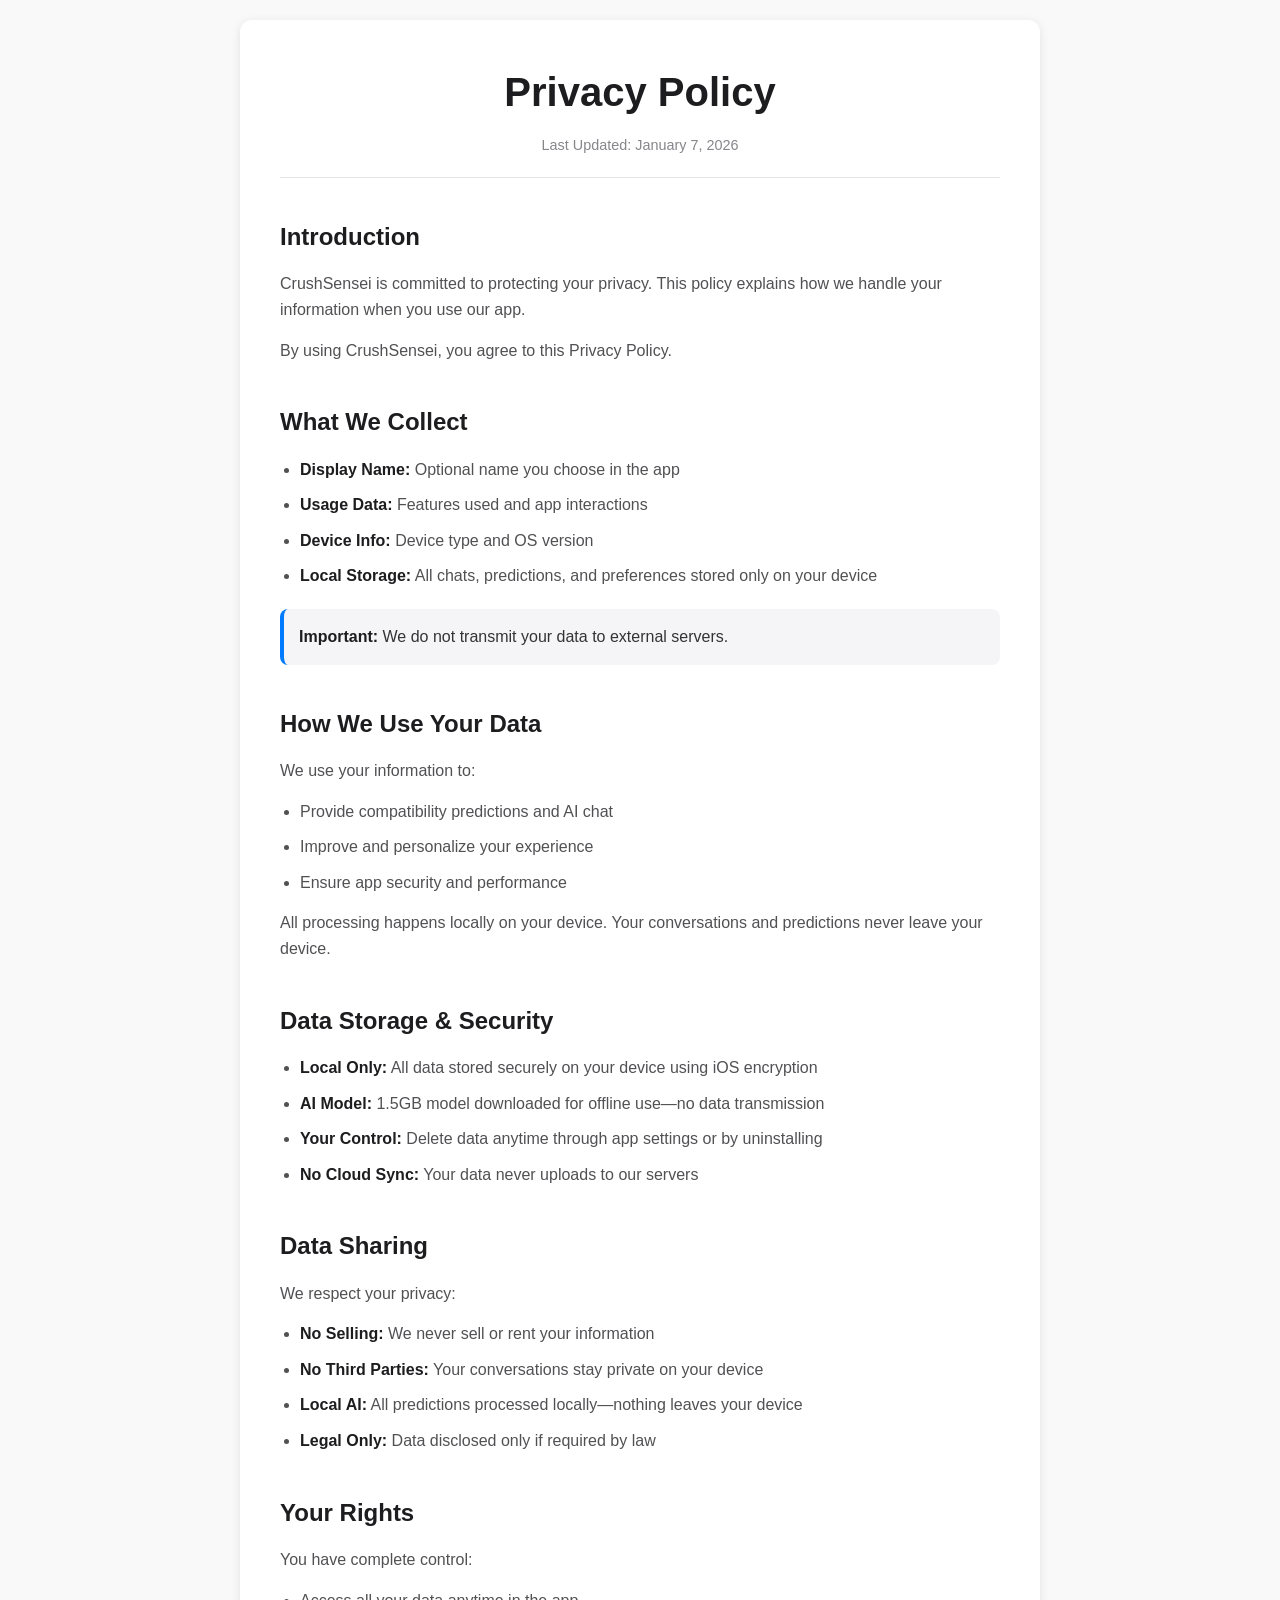
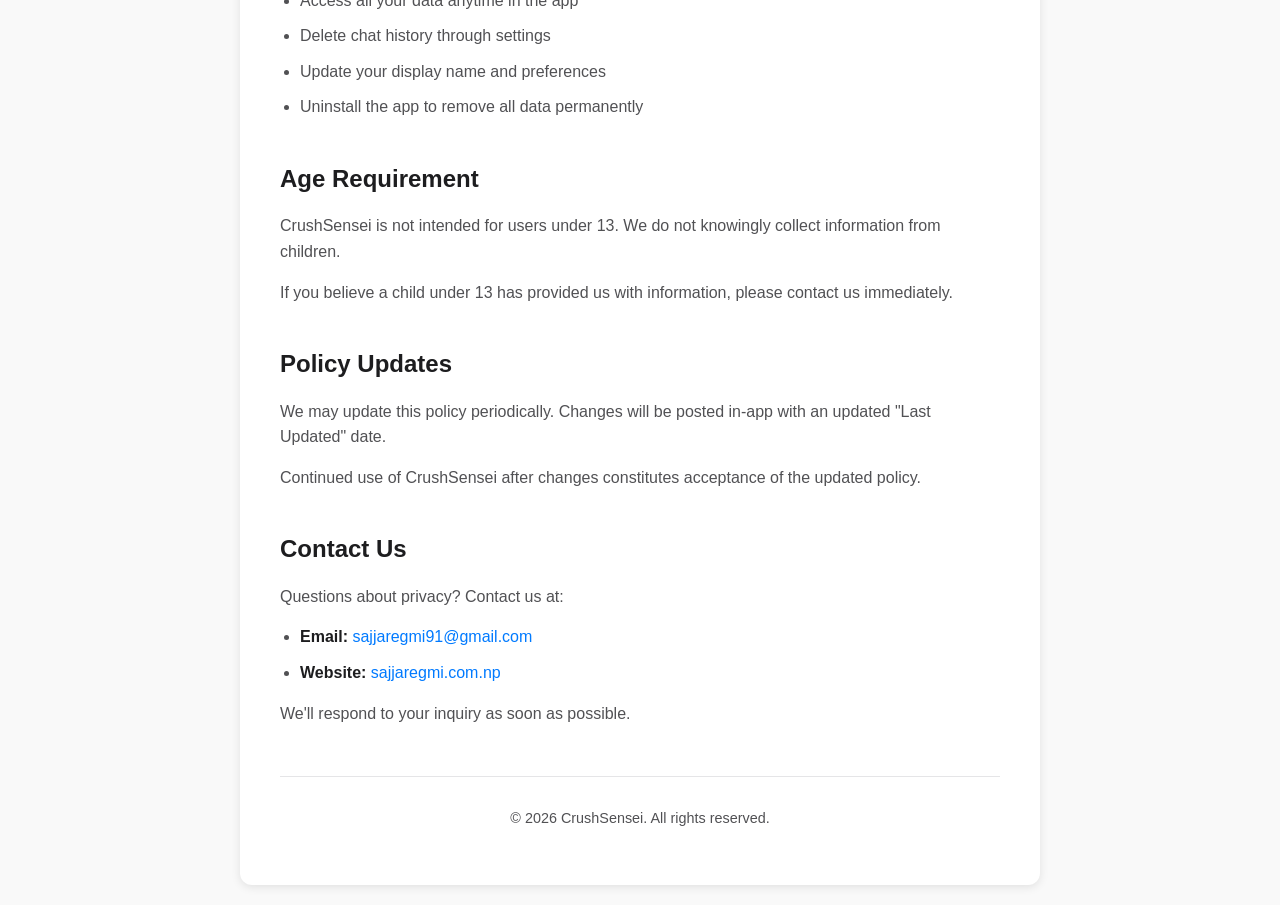
<file: Resources/Privacy-Policy/crush_privacy.html>
<!DOCTYPE html>
<html lang="en">
<head>
    <meta charset="UTF-8">
    <meta name="viewport" content="width=device-width, initial-scale=1.0">
    <title>CrushSensei - Privacy Policy</title>
    <style>
        * {
            margin: 0;
            padding: 0;
            box-sizing: border-box;
        }
        
        body {
            font-family: -apple-system, BlinkMacSystemFont, 'Segoe UI', Roboto, Oxygen, Ubuntu, Cantarell, sans-serif;
            line-height: 1.6;
            color: #333;
            background: #f9f9f9;
            padding: 20px;
        }
        
        .container {
            max-width: 800px;
            margin: 0 auto;
            background: white;
            padding: 40px;
            border-radius: 12px;
            box-shadow: 0 2px 10px rgba(0,0,0,0.1);
        }
        
        h1 {
            font-size: 2.5em;
            color: #1d1d1f;
            margin-bottom: 10px;
            text-align: center;
        }
        
        .last-updated {
            text-align: center;
            color: #86868b;
            font-size: 0.9em;
            margin-bottom: 40px;
            padding-bottom: 20px;
            border-bottom: 1px solid #e5e5e7;
        }
        
        h2 {
            font-size: 1.5em;
            color: #1d1d1f;
            margin-top: 40px;
            margin-bottom: 15px;
        }
        
        p {
            margin-bottom: 15px;
            color: #515154;
        }
        
        ul {
            margin: 15px 0;
            padding-left: 20px;
        }
        
        li {
            margin-bottom: 10px;
            color: #515154;
        }
        
        strong {
            color: #1d1d1f;
            font-weight: 600;
        }
        
        a {
            color: #007aff;
            text-decoration: none;
        }
        
        a:hover {
            text-decoration: underline;
        }
        
        .highlight {
            background: #f5f5f7;
            padding: 15px;
            border-radius: 8px;
            margin: 20px 0;
            border-left: 4px solid #007aff;
        }
        
        footer {
            margin-top: 50px;
            padding-top: 30px;
            border-top: 1px solid #e5e5e7;
            text-align: center;
            color: #86868b;
            font-size: 0.9em;
        }
        
        @media (max-width: 600px) {
            .container {
                padding: 20px;
            }
            
            h1 {
                font-size: 2em;
            }
            
            h2 {
                font-size: 1.3em;
            }
        }
    </style>
</head>
<body>
    <div class="container">
        <h1>Privacy Policy</h1>
        <p class="last-updated">Last Updated: January 7, 2026</p>
        
        <section>
            <h2>Introduction</h2>
            <p>CrushSensei is committed to protecting your privacy. This policy explains how we handle your information when you use our app.</p>
            <p>By using CrushSensei, you agree to this Privacy Policy.</p>
        </section>
        
        <section>
            <h2>What We Collect</h2>
            <ul>
                <li><strong>Display Name:</strong> Optional name you choose in the app</li>
                <li><strong>Usage Data:</strong> Features used and app interactions</li>
                <li><strong>Device Info:</strong> Device type and OS version</li>
                <li><strong>Local Storage:</strong> All chats, predictions, and preferences stored only on your device</li>
            </ul>
            <div class="highlight">
                <strong>Important:</strong> We do not transmit your data to external servers.
            </div>
        </section>
        
        <section>
            <h2>How We Use Your Data</h2>
            <p>We use your information to:</p>
            <ul>
                <li>Provide compatibility predictions and AI chat</li>
                <li>Improve and personalize your experience</li>
                <li>Ensure app security and performance</li>
            </ul>
            <p>All processing happens locally on your device. Your conversations and predictions never leave your device.</p>
        </section>
        
        <section>
            <h2>Data Storage & Security</h2>
            <ul>
                <li><strong>Local Only:</strong> All data stored securely on your device using iOS encryption</li>
                <li><strong>AI Model:</strong> 1.5GB model downloaded for offline use—no data transmission</li>
                <li><strong>Your Control:</strong> Delete data anytime through app settings or by uninstalling</li>
                <li><strong>No Cloud Sync:</strong> Your data never uploads to our servers</li>
            </ul>
        </section>
        
        <section>
            <h2>Data Sharing</h2>
            <p>We respect your privacy:</p>
            <ul>
                <li><strong>No Selling:</strong> We never sell or rent your information</li>
                <li><strong>No Third Parties:</strong> Your conversations stay private on your device</li>
                <li><strong>Local AI:</strong> All predictions processed locally—nothing leaves your device</li>
                <li><strong>Legal Only:</strong> Data disclosed only if required by law</li>
            </ul>
        </section>
        
        <section>
            <h2>Your Rights</h2>
            <p>You have complete control:</p>
            <ul>
                <li>Access all your data anytime in the app</li>
                <li>Delete chat history through settings</li>
                <li>Update your display name and preferences</li>
                <li>Uninstall the app to remove all data permanently</li>
            </ul>
        </section>
        
        <section>
            <h2>Age Requirement</h2>
            <p>CrushSensei is not intended for users under 13. We do not knowingly collect information from children.</p>
            <p>If you believe a child under 13 has provided us with information, please contact us immediately.</p>
        </section>
        
        <section>
            <h2>Policy Updates</h2>
            <p>We may update this policy periodically. Changes will be posted in-app with an updated "Last Updated" date.</p>
            <p>Continued use of CrushSensei after changes constitutes acceptance of the updated policy.</p>
        </section>
        
        <section>
            <h2>Contact Us</h2>
            <p>Questions about privacy? Contact us at:</p>
            <ul>
                <li><strong>Email:</strong> <a href="mailto:sajjaregmi91@gmail.com">sajjaregmi91@gmail.com</a></li>
                <li><strong>Website:</strong> <a href="https://sajjaregmi.com.np" target="_blank">sajjaregmi.com.np</a></li>
            </ul>
            <p>We'll respond to your inquiry as soon as possible.</p>
        </section>
        
        <footer>
            <p>&copy; 2026 CrushSensei. All rights reserved.</p>
        </footer>
    </div>
</body>
</html>
</file>
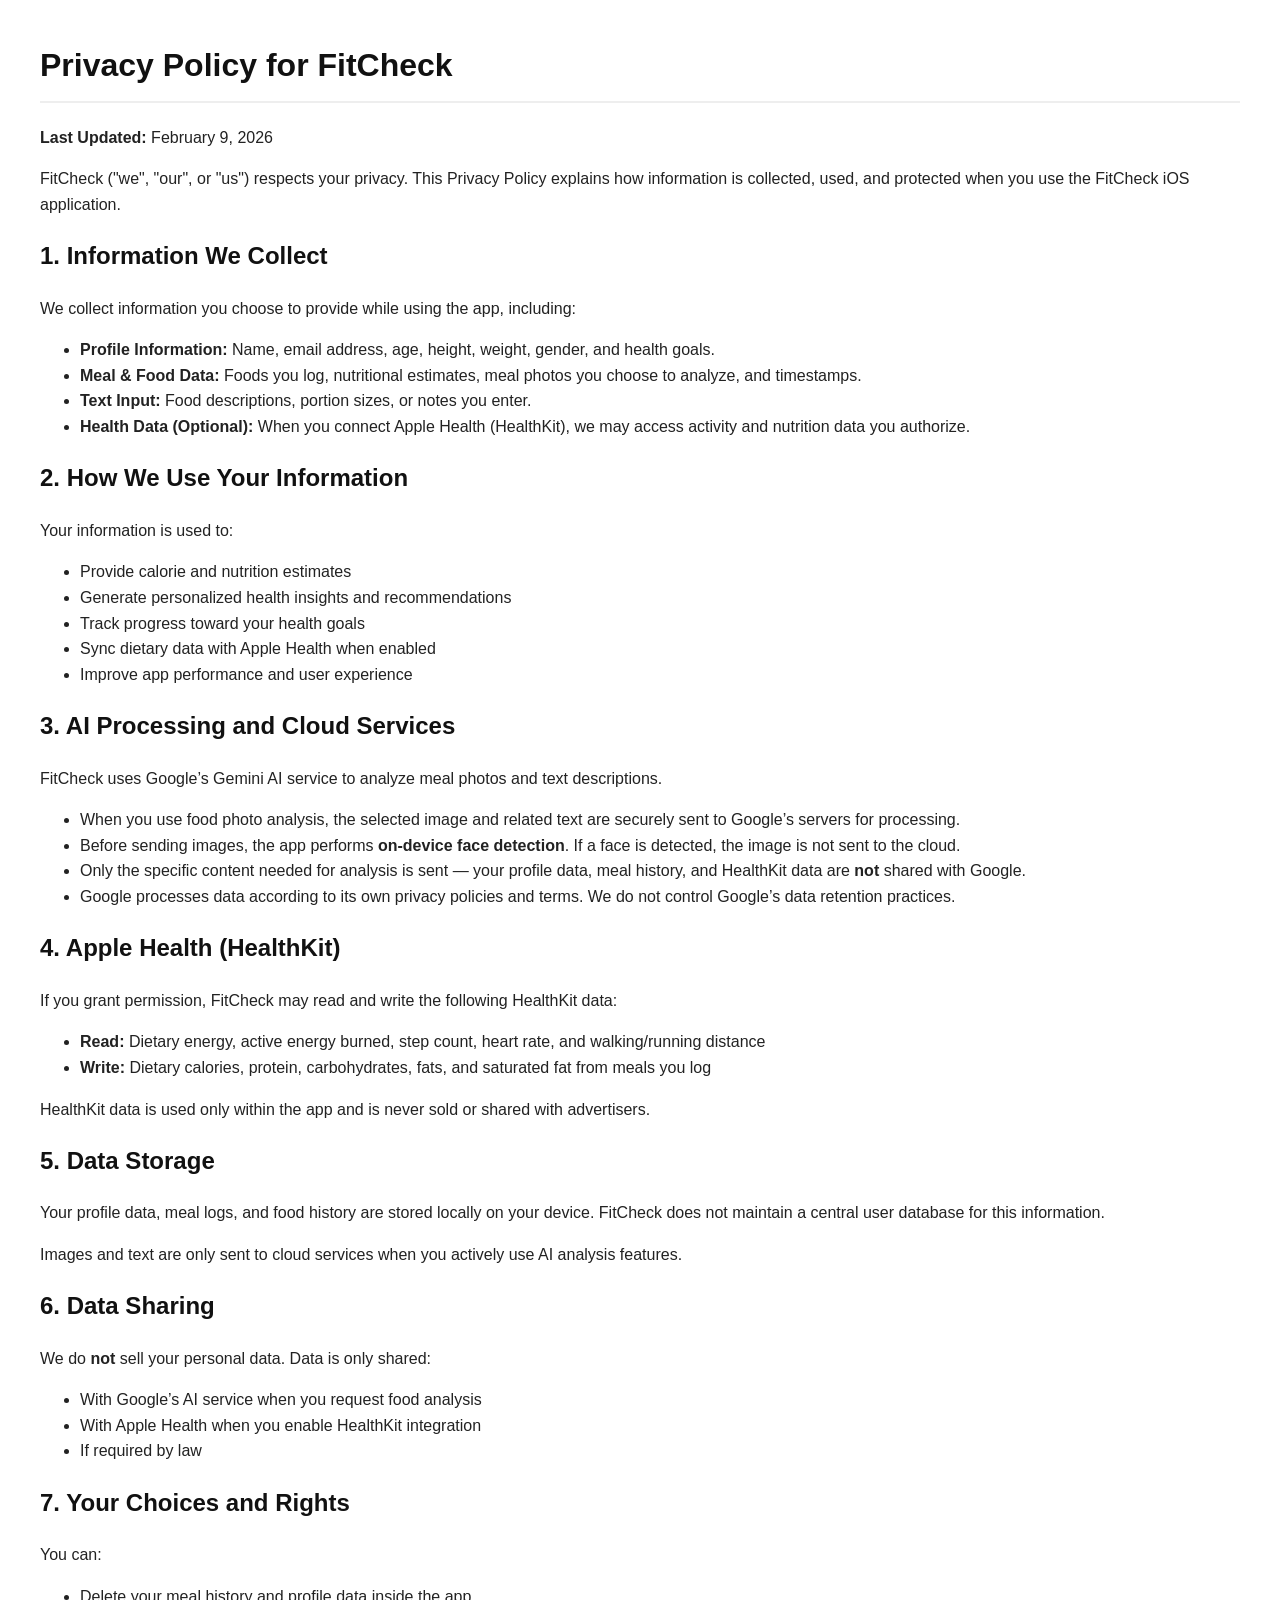
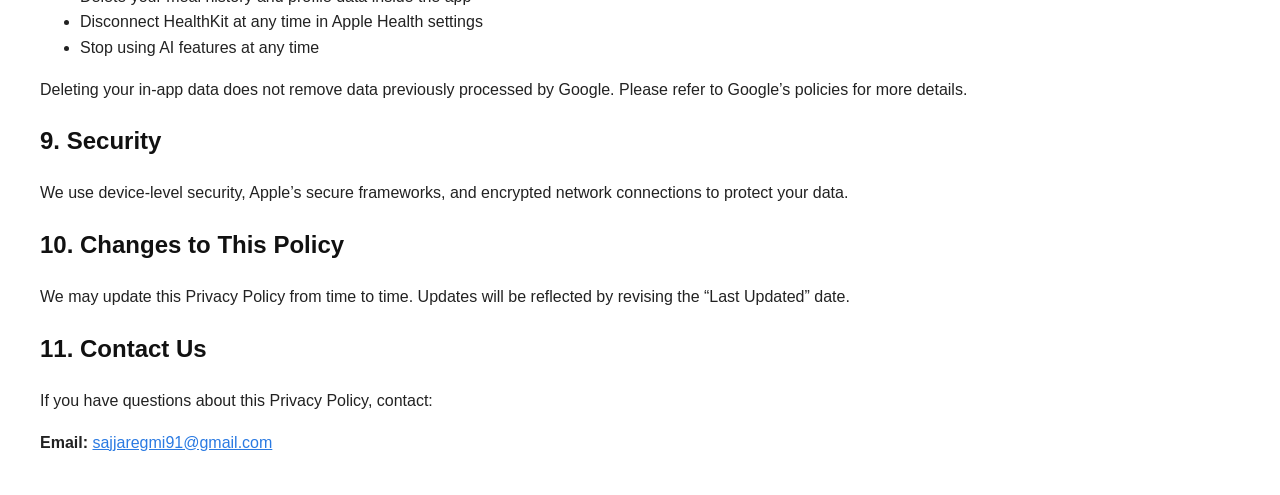
<file: Resources/Privacy-Policy/Fitcheck.html>
<!DOCTYPE html>
<html lang="en">
<head>
    <meta charset="UTF-8" />
    <meta name="viewport" content="width=device-width, initial-scale=1" />
    <title>FitCheck Privacy Policy</title>
    <style>
        body {
            font-family: -apple-system, BlinkMacSystemFont, "Segoe UI", Roboto, Helvetica, Arial, sans-serif;
            line-height: 1.6;
            margin: 40px;
            color: #222;
            background-color: #ffffff;
        }
        h1, h2 {
            color: #111;
        }
        h1 {
            border-bottom: 2px solid #eee;
            padding-bottom: 10px;
        }
        a {
            color: #2a7ae2;
        }
    </style>
</head>
<body>

<h1>Privacy Policy for FitCheck</h1>
<p><strong>Last Updated:</strong> February 9, 2026</p>

<p>FitCheck ("we", "our", or "us") respects your privacy. This Privacy Policy explains how information is collected, used, and protected when you use the FitCheck iOS application.</p>

<h2>1. Information We Collect</h2>

<p>We collect information you choose to provide while using the app, including:</p>
<ul>
    <li><strong>Profile Information:</strong> Name, email address, age, height, weight, gender, and health goals.</li>
    <li><strong>Meal & Food Data:</strong> Foods you log, nutritional estimates, meal photos you choose to analyze, and timestamps.</li>
    <li><strong>Text Input:</strong> Food descriptions, portion sizes, or notes you enter.</li>
    <li><strong>Health Data (Optional):</strong> When you connect Apple Health (HealthKit), we may access activity and nutrition data you authorize.</li>
</ul>

<h2>2. How We Use Your Information</h2>

<p>Your information is used to:</p>
<ul>
    <li>Provide calorie and nutrition estimates</li>
    <li>Generate personalized health insights and recommendations</li>
    <li>Track progress toward your health goals</li>
    <li>Sync dietary data with Apple Health when enabled</li>
    <li>Improve app performance and user experience</li>
</ul>

<h2>3. AI Processing and Cloud Services</h2>

<p>FitCheck uses Google’s Gemini AI service to analyze meal photos and text descriptions.</p>

<ul>
    <li>When you use food photo analysis, the selected image and related text are securely sent to Google’s servers for processing.</li>
    <li>Before sending images, the app performs <strong>on-device face detection</strong>. If a face is detected, the image is not sent to the cloud.</li>
    <li>Only the specific content needed for analysis is sent — your profile data, meal history, and HealthKit data are <strong>not</strong> shared with Google.</li>
    <li>Google processes data according to its own privacy policies and terms. We do not control Google’s data retention practices.</li>
</ul>

<h2>4. Apple Health (HealthKit)</h2>

<p>If you grant permission, FitCheck may read and write the following HealthKit data:</p>

<ul>
    <li><strong>Read:</strong> Dietary energy, active energy burned, step count, heart rate, and walking/running distance</li>
    <li><strong>Write:</strong> Dietary calories, protein, carbohydrates, fats, and saturated fat from meals you log</li>
</ul>

<p>HealthKit data is used only within the app and is never sold or shared with advertisers.</p>

<h2>5. Data Storage</h2>

<p>Your profile data, meal logs, and food history are stored locally on your device. FitCheck does not maintain a central user database for this information.</p>

<p>Images and text are only sent to cloud services when you actively use AI analysis features.</p>

<h2>6. Data Sharing</h2>

<p>We do <strong>not</strong> sell your personal data. Data is only shared:</p>
<ul>
    <li>With Google’s AI service when you request food analysis</li>
    <li>With Apple Health when you enable HealthKit integration</li>
    <li>If required by law</li>
</ul>

<h2>7. Your Choices and Rights</h2>

<p>You can:</p>
<ul>
    <li>Delete your meal history and profile data inside the app</li>
    <li>Disconnect HealthKit at any time in Apple Health settings</li>
    <li>Stop using AI features at any time</li>
</ul>

<p>Deleting your in-app data does not remove data previously processed by Google. Please refer to Google’s policies for more details.</p>

<h2>9. Security</h2>

<p>We use device-level security, Apple’s secure frameworks, and encrypted network connections to protect your data.</p>

<h2>10. Changes to This Policy</h2>

<p>We may update this Privacy Policy from time to time. Updates will be reflected by revising the “Last Updated” date.</p>

<h2>11. Contact Us</h2>

<p>If you have questions about this Privacy Policy, contact:</p>
<p><strong>Email:</strong> <a href="mailto:sajjaregmi91@gmail.com">sajjaregmi91@gmail.com</a></p>

</body>
</html>
</file>
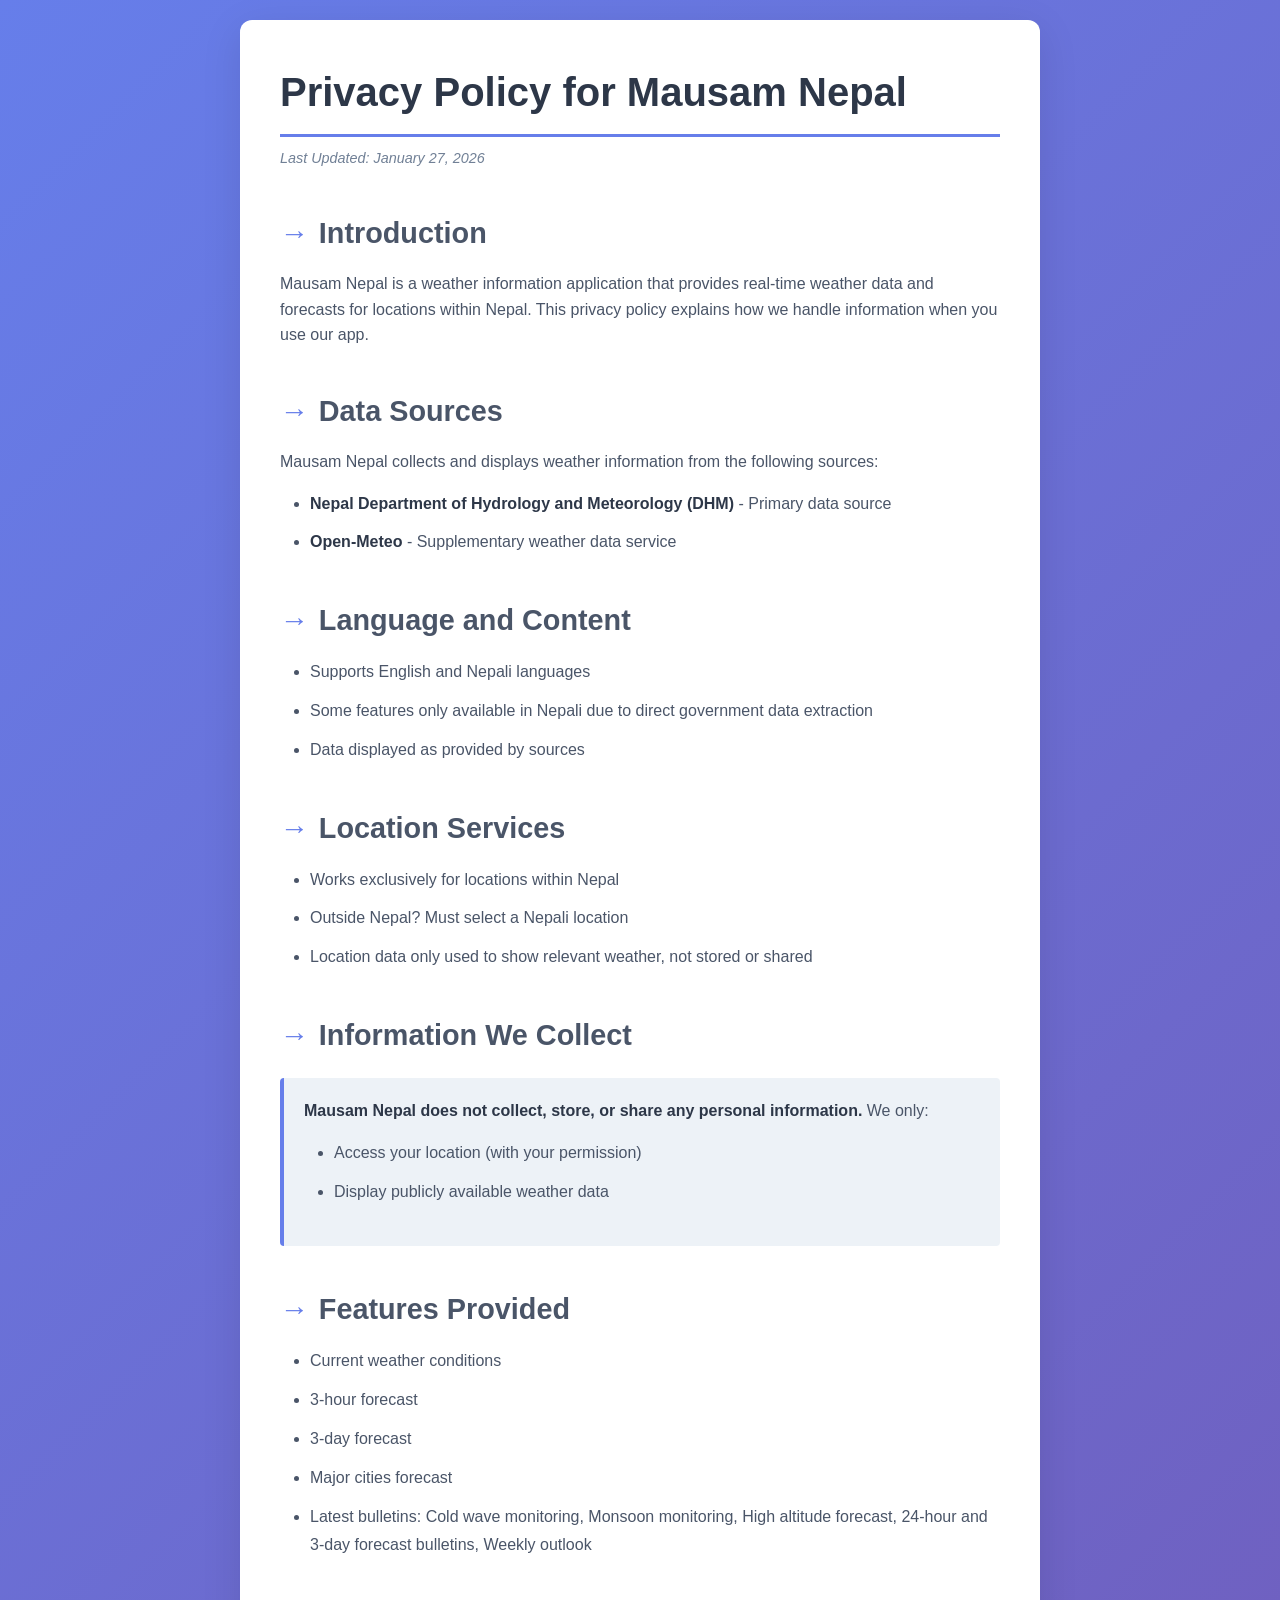
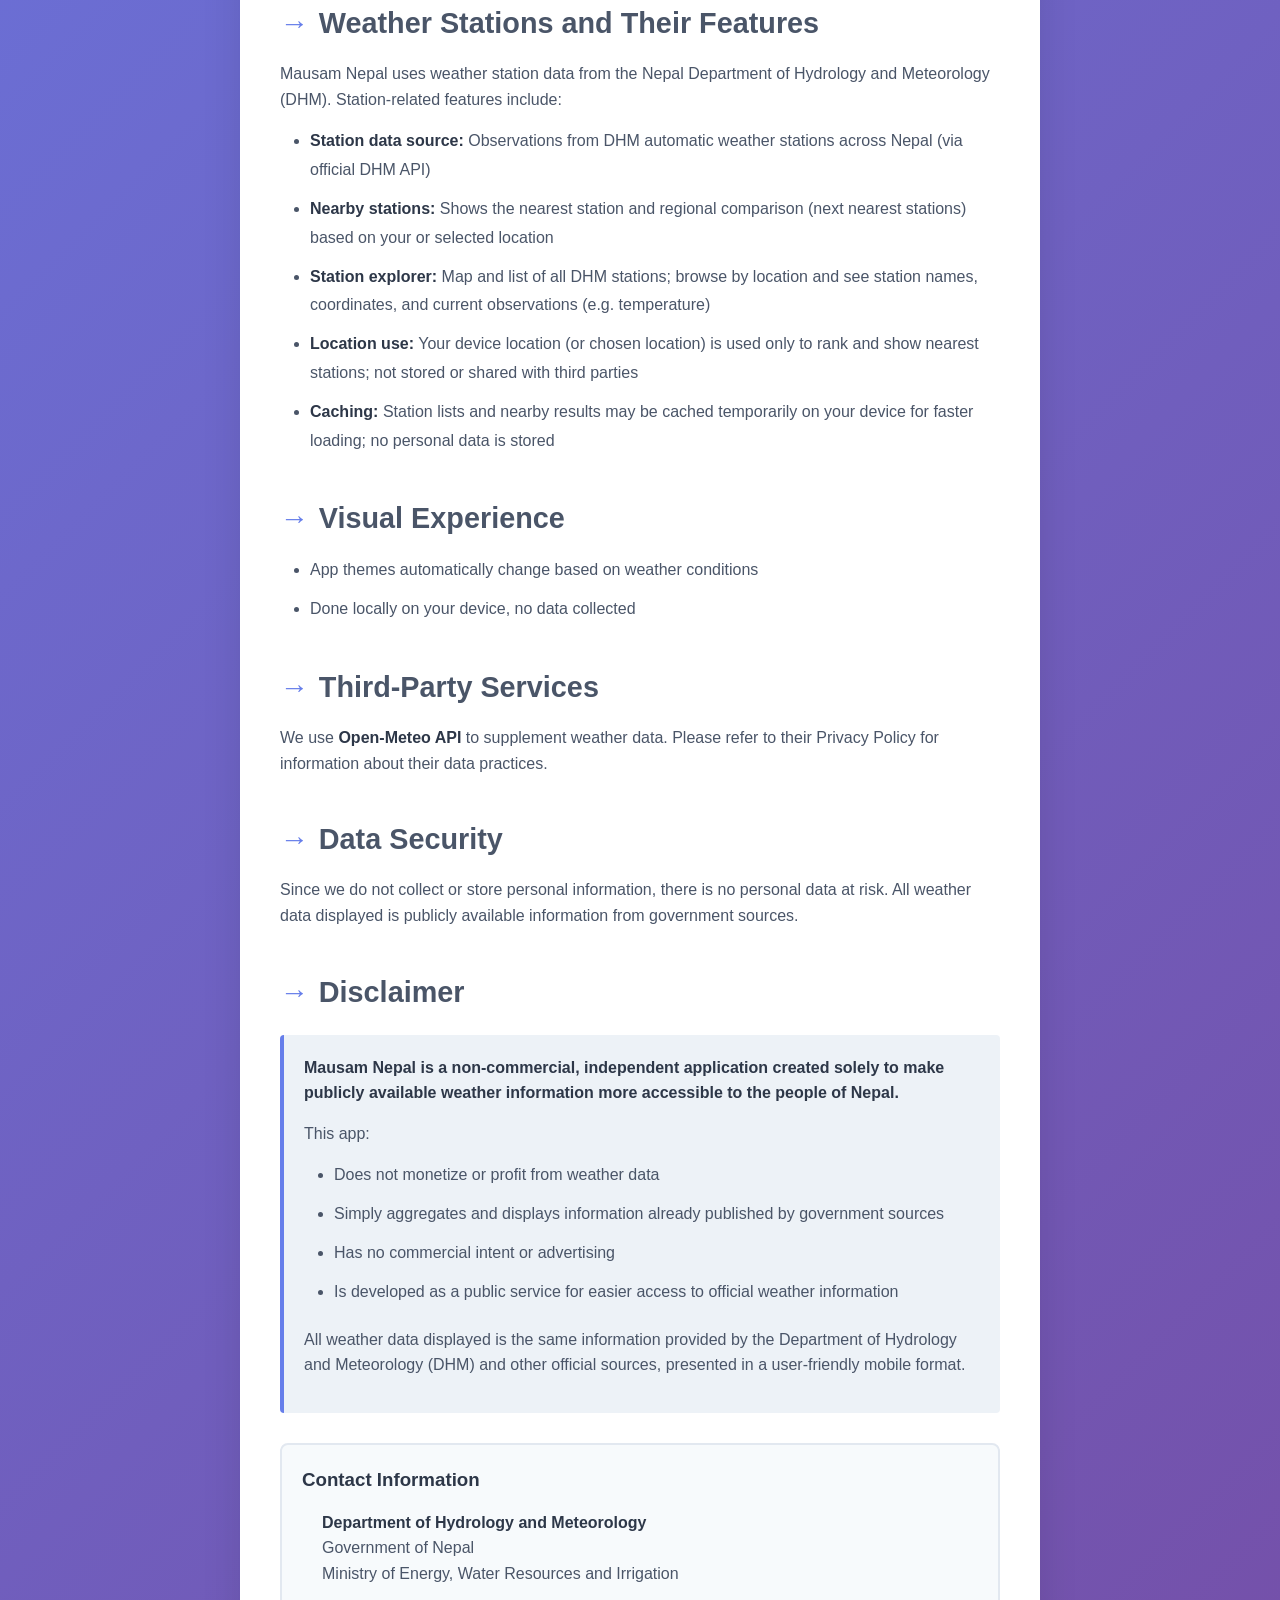
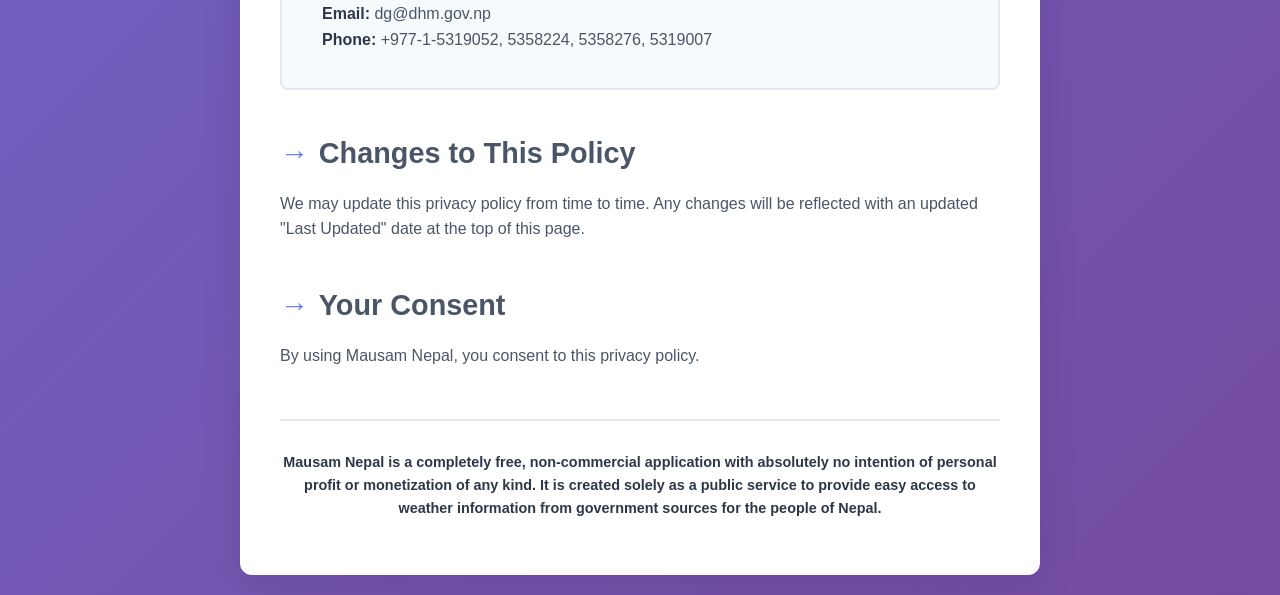
<file: Resources/Privacy-Policy/mausam_privacy.html>
<!DOCTYPE html>
<html lang="en">
<head>
    <meta charset="UTF-8">
    <meta name="viewport" content="width=device-width, initial-scale=1.0">
    <title>Privacy Policy - Mausam Nepal</title>
    <style>
        * {
            margin: 0;
            padding: 0;
            box-sizing: border-box;
        }
        
        body {
            font-family: -apple-system, BlinkMacSystemFont, 'Segoe UI', Roboto, Oxygen, Ubuntu, Cantarell, sans-serif;
            line-height: 1.6;
            color: #333;
            background: linear-gradient(135deg, #667eea 0%, #764ba2 100%);
            padding: 20px;
        }
        
        .container {
            max-width: 800px;
            margin: 0 auto;
            background: white;
            padding: 40px;
            border-radius: 12px;
            box-shadow: 0 10px 40px rgba(0, 0, 0, 0.1);
        }
        
        h1 {
            color: #2d3748;
            font-size: 2.5em;
            margin-bottom: 10px;
            border-bottom: 3px solid #667eea;
            padding-bottom: 10px;
        }
        
        .last-updated {
            color: #718096;
            font-size: 0.9em;
            margin-bottom: 30px;
            font-style: italic;
        }
        
        h2 {
            color: #4a5568;
            font-size: 1.8em;
            margin-top: 40px;
            margin-bottom: 15px;
            display: flex;
            align-items: center;
            gap: 10px;
        }
        
        h2::before {
            content: "→";
            color: #667eea;
            font-weight: bold;
        }
        
        p {
            margin-bottom: 15px;
            color: #4a5568;
        }
        
        ul {
            margin-left: 30px;
            margin-bottom: 20px;
        }
        
        li {
            margin-bottom: 10px;
            color: #4a5568;
            line-height: 1.8;
        }
        
        .highlight-box {
            background: #edf2f7;
            border-left: 4px solid #667eea;
            padding: 20px;
            margin: 20px 0;
            border-radius: 4px;
        }
        
        .contact-box {
            background: #f7fafc;
            border: 2px solid #e2e8f0;
            padding: 20px;
            margin: 30px 0;
            border-radius: 8px;
        }
        
        .contact-box h3 {
            color: #2d3748;
            margin-bottom: 15px;
        }
        
        .contact-info {
            margin-left: 20px;
        }
        
        .footer {
            text-align: center;
            margin-top: 50px;
            padding-top: 30px;
            border-top: 2px solid #e2e8f0;
            color: #718096;
            font-size: 0.9em;
        }
        
        strong {
            color: #2d3748;
        }
        
        @media (max-width: 600px) {
            .container {
                padding: 20px;
            }
            
            h1 {
                font-size: 2em;
            }
            
            h2 {
                font-size: 1.5em;
            }
        }
    </style>
</head>
<body>
    <div class="container">
        <h1>Privacy Policy for Mausam Nepal</h1>
        <p class="last-updated">Last Updated: January 27, 2026</p>
        
        <h2>Introduction</h2>
        <p>Mausam Nepal is a weather information application that provides real-time weather data and forecasts for locations within Nepal. This privacy policy explains how we handle information when you use our app.</p>
        
        <h2>Data Sources</h2>
        <p>Mausam Nepal collects and displays weather information from the following sources:</p>
        <ul>
            <li><strong>Nepal Department of Hydrology and Meteorology (DHM)</strong> - Primary data source</li>
            <li><strong>Open-Meteo</strong> - Supplementary weather data service</li>
        </ul>
        
        <h2>Language and Content</h2>
        <ul>
            <li>Supports English and Nepali languages</li>
            <li>Some features only available in Nepali due to direct government data extraction</li>
            <li>Data displayed as provided by sources</li>
        </ul>
        
        <h2>Location Services</h2>
        <ul>
            <li>Works exclusively for locations within Nepal</li>
            <li>Outside Nepal? Must select a Nepali location</li>
            <li>Location data only used to show relevant weather, not stored or shared</li>
        </ul>
        
        <h2>Information We Collect</h2>
        <div class="highlight-box">
            <p><strong>Mausam Nepal does not collect, store, or share any personal information.</strong> We only:</p>
            <ul>
                <li>Access your location (with your permission)</li>
                <li>Display publicly available weather data</li>
            </ul>
        </div>
        
        <h2>Features Provided</h2>
        <ul>
            <li>Current weather conditions</li>
            <li>3-hour forecast</li>
            <li>3-day forecast</li>
            <li>Major cities forecast</li>
            <li>Latest bulletins: Cold wave monitoring, Monsoon monitoring, High altitude forecast, 24-hour and 3-day forecast bulletins, Weekly outlook</li>
        </ul>
        
        <h2>Weather Stations and Their Features</h2>
        <p>Mausam Nepal uses weather station data from the Nepal Department of Hydrology and Meteorology (DHM). Station-related features include:</p>
        <ul>
            <li><strong>Station data source:</strong> Observations from DHM automatic weather stations across Nepal (via official DHM API)</li>
            <li><strong>Nearby stations:</strong> Shows the nearest station and regional comparison (next nearest stations) based on your or selected location</li>
            <li><strong>Station explorer:</strong> Map and list of all DHM stations; browse by location and see station names, coordinates, and current observations (e.g. temperature)</li>
            <li><strong>Location use:</strong> Your device location (or chosen location) is used only to rank and show nearest stations; not stored or shared with third parties</li>
            <li><strong>Caching:</strong> Station lists and nearby results may be cached temporarily on your device for faster loading; no personal data is stored</li>
        </ul>
        
        <h2>Visual Experience</h2>
        <ul>
            <li>App themes automatically change based on weather conditions</li>
            <li>Done locally on your device, no data collected</li>
        </ul>
        
        <h2>Third-Party Services</h2>
        <p>We use <strong>Open-Meteo API</strong> to supplement weather data. Please refer to their Privacy Policy for information about their data practices.</p>
        
        <h2>Data Security</h2>
        <p>Since we do not collect or store personal information, there is no personal data at risk. All weather data displayed is publicly available information from government sources.</p>
        
        <h2>Disclaimer</h2>
        <div class="highlight-box">
            <p><strong>Mausam Nepal is a non-commercial, independent application created solely to make publicly available weather information more accessible to the people of Nepal.</strong></p>
            <p>This app:</p>
            <ul>
                <li>Does not monetize or profit from weather data</li>
                <li>Simply aggregates and displays information already published by government sources</li>
                <li>Has no commercial intent or advertising</li>
                <li>Is developed as a public service for easier access to official weather information</li>
            </ul>
            <p>All weather data displayed is the same information provided by the Department of Hydrology and Meteorology (DHM) and other official sources, presented in a user-friendly mobile format.</p>
        </div>
        
        <div class="contact-box">
            <h3>Contact Information</h3>
            <div class="contact-info">
                <p><strong>Department of Hydrology and Meteorology</strong><br>
                Government of Nepal<br>
                Ministry of Energy, Water Resources and Irrigation</p>
                <p><strong>Email:</strong> dg@dhm.gov.np<br>
                <strong>Phone:</strong> +977-1-5319052, 5358224, 5358276, 5319007</p>
            </div>
        </div>
        
        <h2>Changes to This Policy</h2>
        <p>We may update this privacy policy from time to time. Any changes will be reflected with an updated "Last Updated" date at the top of this page.</p>
        
        <h2>Your Consent</h2>
        <p>By using Mausam Nepal, you consent to this privacy policy.</p>
        
        <div class="footer">
            <p><strong>Mausam Nepal is a completely free, non-commercial application with absolutely no intention of personal profit or monetization of any kind. It is created solely as a public service to provide easy access to weather information from government sources for the people of Nepal.</strong></p>
        </div>
    </div>
</body>
</html>
</file>
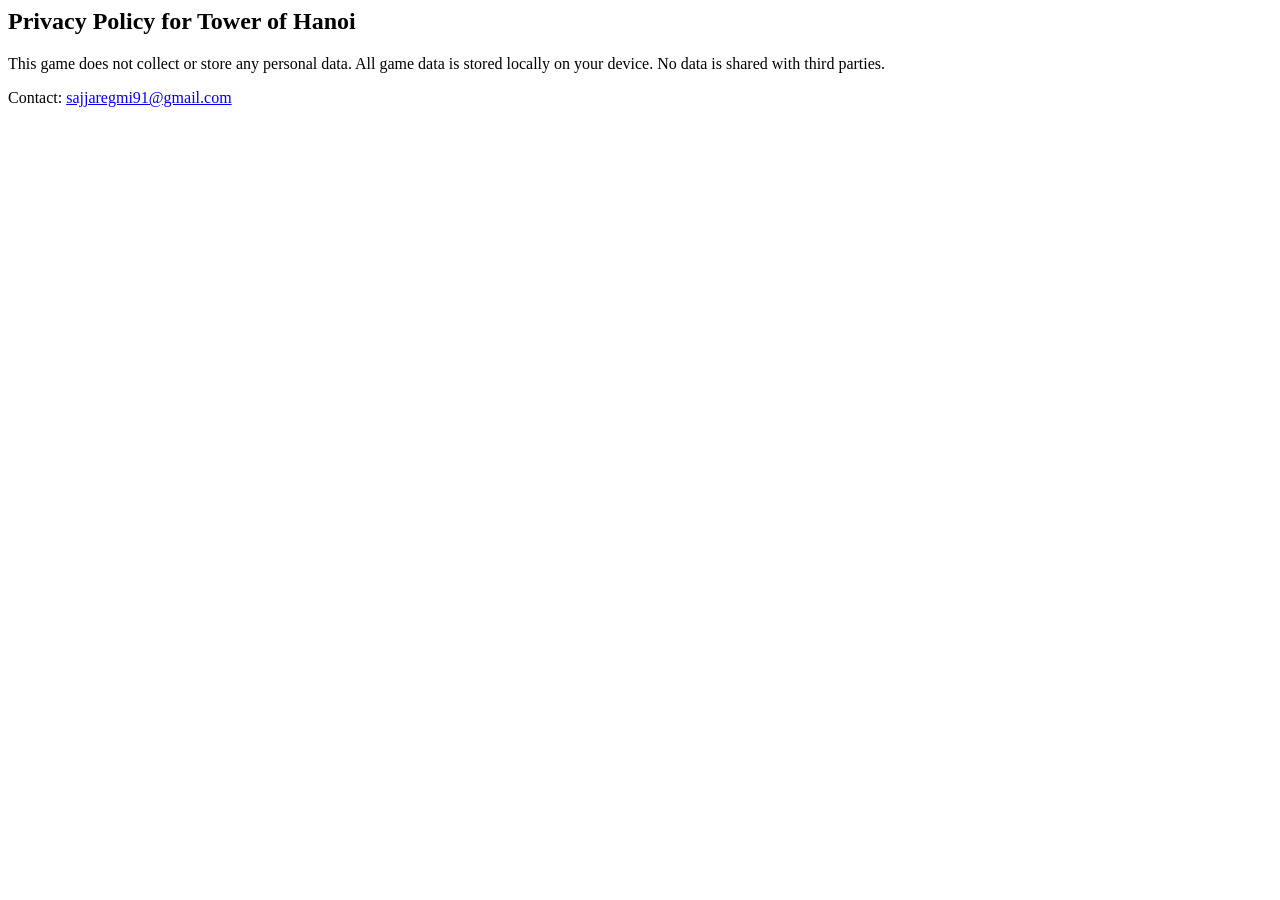
<file: Resources/Privacy-Policy/priv.html>
<html>
<head><title>Privacy Policy</title></head>
<body>
<h2>Privacy Policy for Tower of Hanoi</h2>
<p>This game does not collect or store any personal data. All game data is stored locally on your device. No data is shared with third parties.</p>
<p>Contact: <a href="mailto:sajjaregmi91@gmail.com">sajjaregmi91@gmail.com</a></p>
</body>
</html>
</file>
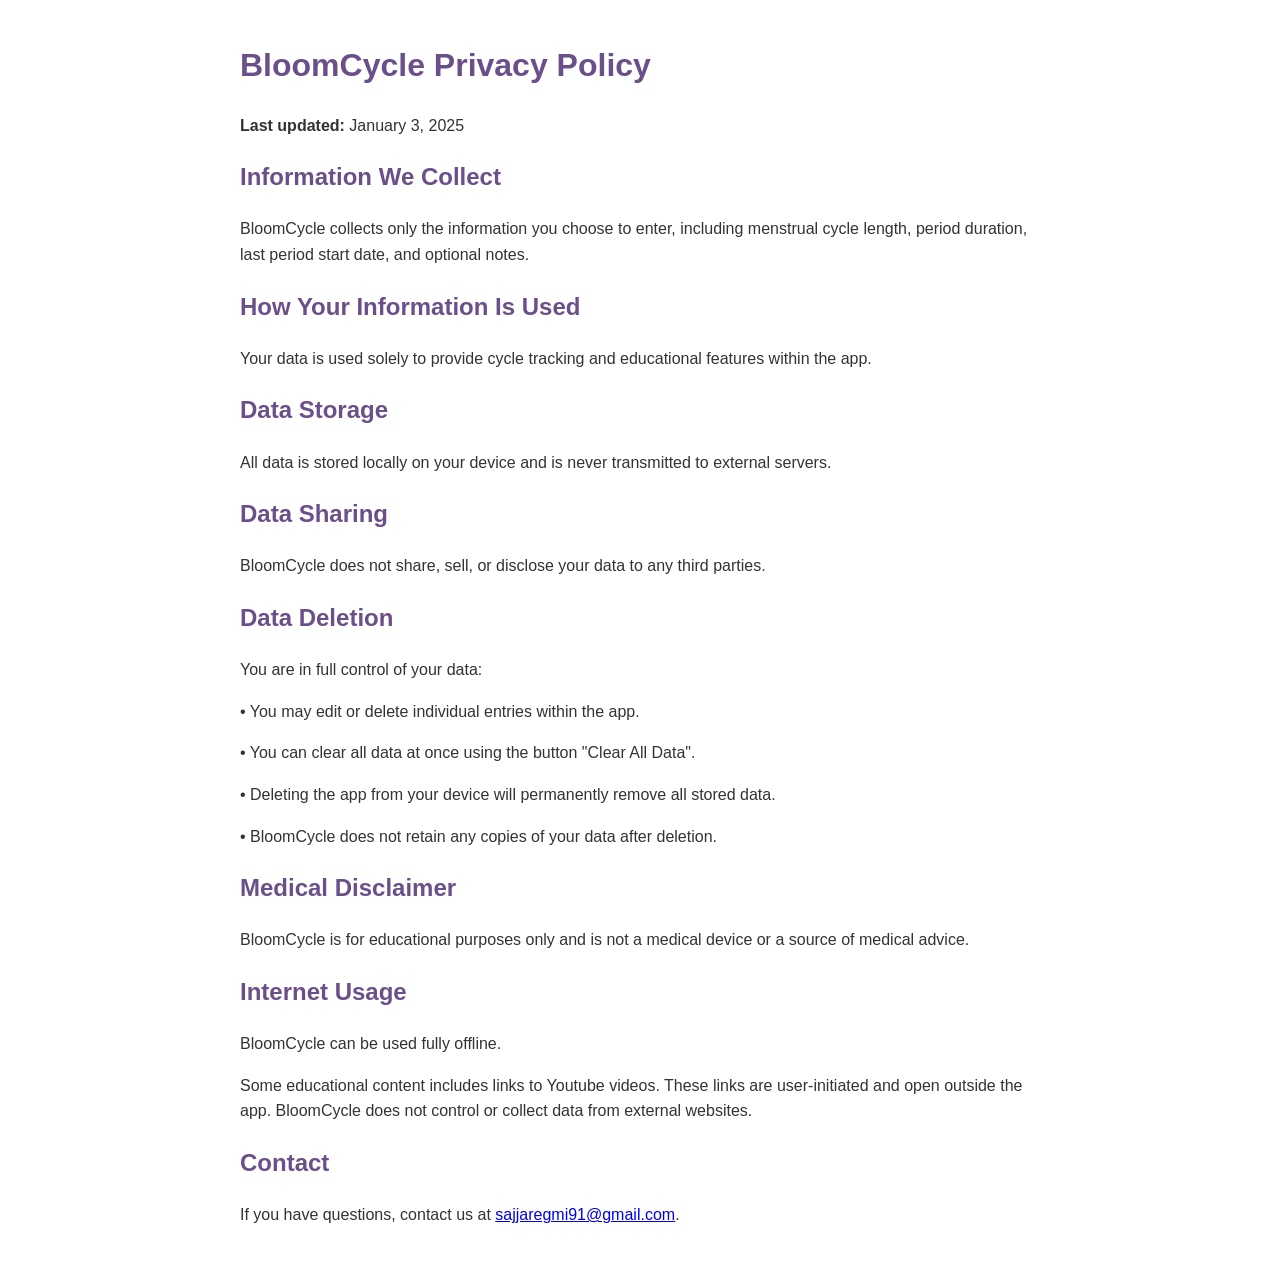
<file: Resources/Privacy-Policy/privacy.html>
<!DOCTYPE html>
<html lang="en">
<head>
  <meta charset="UTF-8" />
  <meta name="viewport" content="width=device-width, initial-scale=1.0" />
  <title>BloomCycle Privacy Policy</title>
  <style>
    body {
      font-family: -apple-system, BlinkMacSystemFont, Arial, sans-serif;
      max-width: 800px;
      margin: 40px auto;
      padding: 0 20px;
      line-height: 1.6;
      color: #333;
    }
    h1, h2 {
      color: #6b4f8a;
    }
  </style>
</head>
<body>

<h1>BloomCycle Privacy Policy</h1>
<p><strong>Last updated:</strong> January 3, 2025</p>

<h2>Information We Collect</h2>
<p>BloomCycle collects only the information you choose to enter, including menstrual cycle length, period duration, last period start date, and optional notes.</p>

<h2>How Your Information Is Used</h2>
<p>Your data is used solely to provide cycle tracking and educational features within the app.</p>

<h2>Data Storage</h2>
<p>All data is stored locally on your device and is never transmitted to external servers.</p>

<h2>Data Sharing</h2>
<p>BloomCycle does not share, sell, or disclose your data to any third parties.</p>

<h2> Data Deletion </h2>
<p>You are in full control of your data:</p>
<p> • You may edit or delete individual entries within the app.</p>
<p> • You can clear all data at once using the button "Clear All Data".</p>
<p> • Deleting the app from your device will permanently remove all stored data.</p>
<p> • BloomCycle does not retain any copies of your data after deletion.</p>

<h2>Medical Disclaimer</h2>
<p>BloomCycle is for educational purposes only and is not a medical device or a source of medical advice.</p>

<h2>Internet Usage</h2>
<p>BloomCycle can be used fully offline.</p>
<p>Some educational content includes links to Youtube videos. These links are user-initiated and open outside the app. BloomCycle does not control or collect data from external websites.</p>
  
  
<h2>Contact</h2>

<p>If you have questions, contact us at 
    <a href="mailto:sajjaregmi91@gmail.com">sajjaregmi91@gmail.com</a>.
  </p>

</body>
</html>
</file>
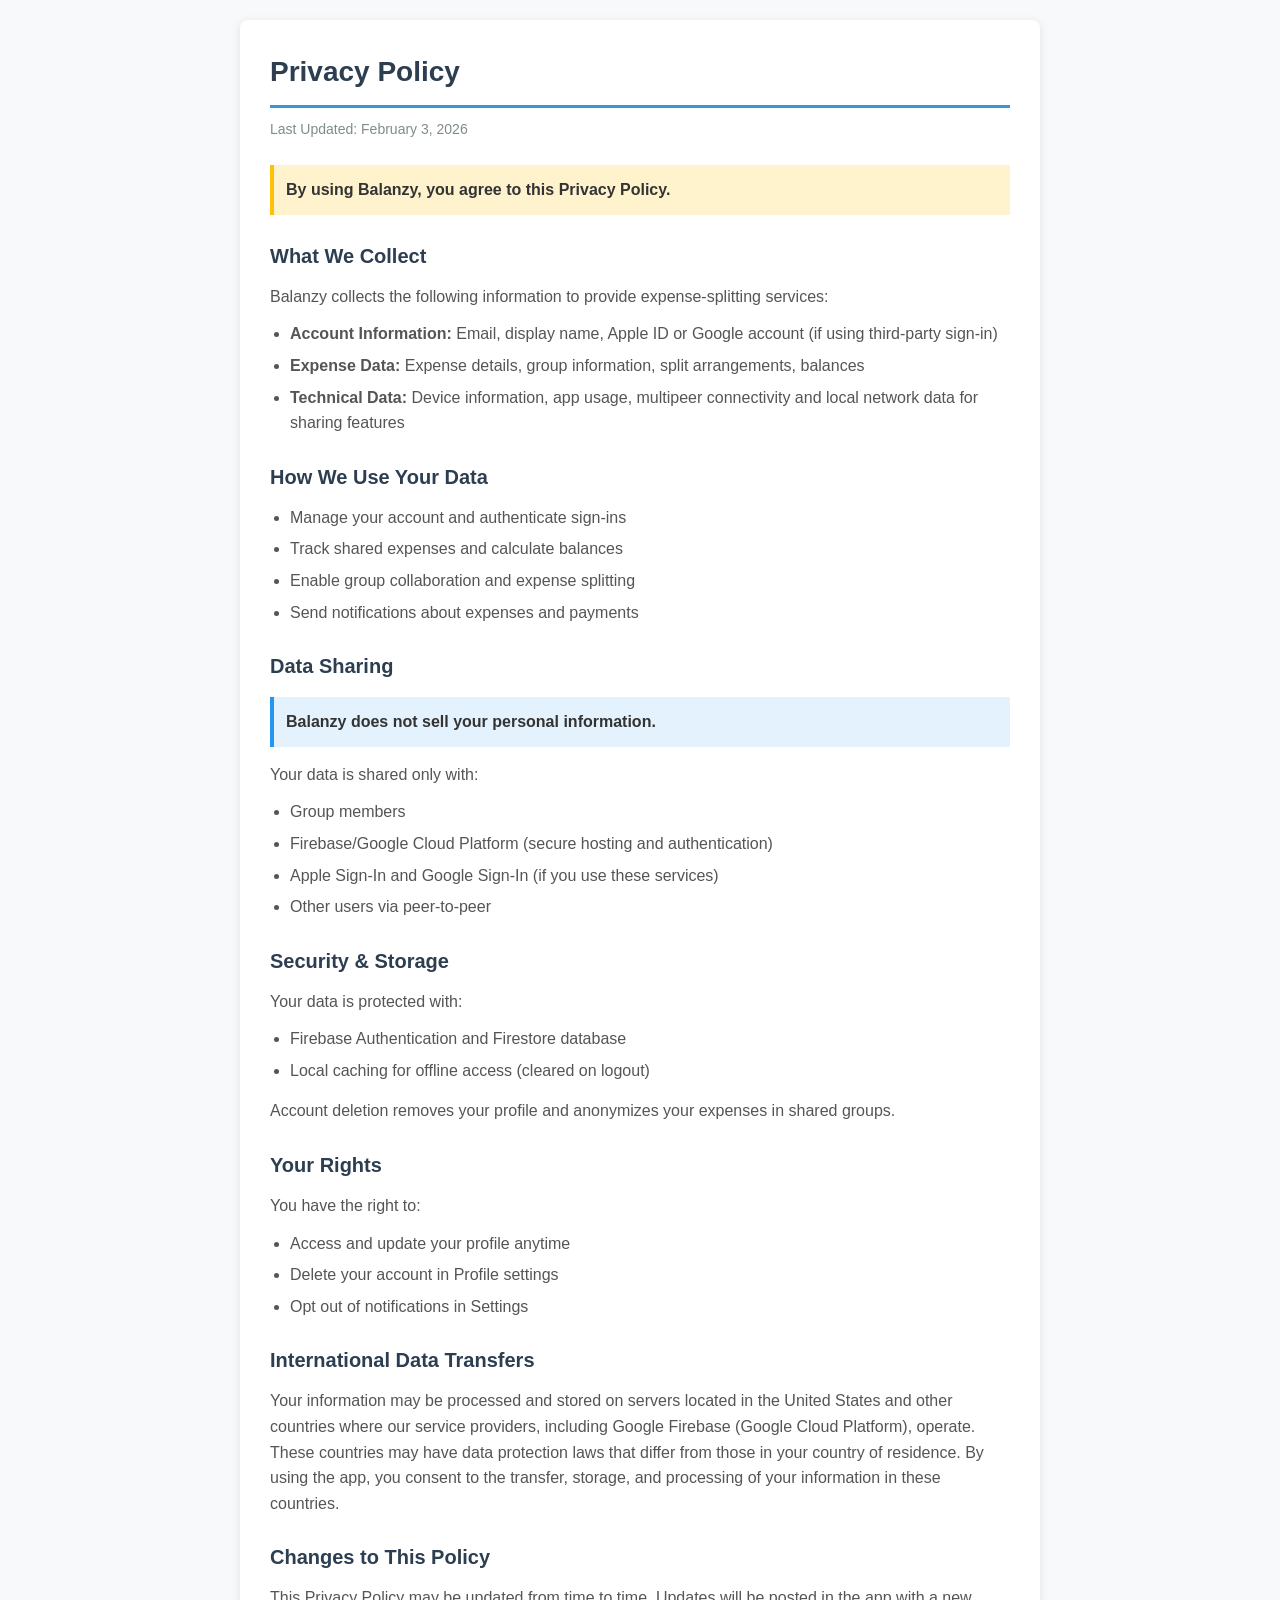
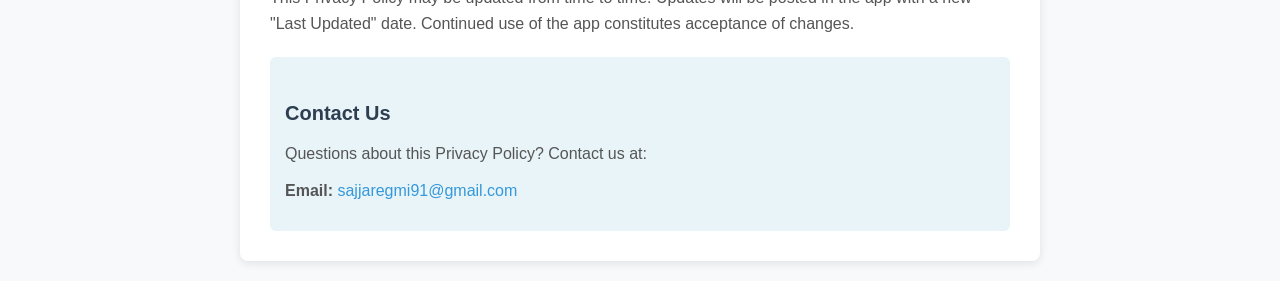
<file: Resources/Privacy-Policy/privacy_balanzy.html>
<!DOCTYPE html>
<html lang="en">
<head>
    <meta charset="UTF-8">
    <meta name="viewport" content="width=device-width, initial-scale=1.0">
    <title>Privacy Policy - Balanzy</title>
    <style>
        * {
            margin: 0;
            padding: 0;
            box-sizing: border-box;
        }

        body {
            font-family: -apple-system, BlinkMacSystemFont, 'Segoe UI', Roboto, Oxygen, Ubuntu, Cantarell, sans-serif;
            line-height: 1.6;
            color: #333;
            background-color: #f8f9fa;
            padding: 20px;
        }

        .container {
            max-width: 800px;
            margin: 0 auto;
            background: white;
            padding: 30px;
            border-radius: 8px;
            box-shadow: 0 2px 10px rgba(0,0,0,0.1);
        }

        h1 {
            color: #2c3e50;
            font-size: 28px;
            margin-bottom: 10px;
            border-bottom: 3px solid #3498db;
            padding-bottom: 10px;
        }

        .last-updated {
            color: #7f8c8d;
            font-size: 14px;
            margin-bottom: 25px;
        }

        h2 {
            color: #2c3e50;
            font-size: 20px;
            margin-top: 25px;
            margin-bottom: 12px;
        }

        p {
            margin-bottom: 12px;
            color: #555;
        }

        ul {
            margin-left: 20px;
            margin-bottom: 15px;
        }

        li {
            margin-bottom: 6px;
            color: #555;
        }

        .highlight {
            background-color: #e3f2fd;
            padding: 12px;
            border-left: 4px solid #2196f3;
            margin: 15px 0;
        }

        .important {
            background-color: #fff3cd;
            padding: 12px;
            border-left: 4px solid #ffc107;
            margin: 15px 0;
        }

        a {
            color: #3498db;
            text-decoration: none;
        }

        a:hover {
            text-decoration: underline;
        }

        .contact-box {
            background-color: #e8f4f8;
            padding: 15px;
            border-radius: 6px;
            margin-top: 20px;
        }

        @media (max-width: 768px) {
            .container {
                padding: 20px;
            }

            h1 {
                font-size: 24px;
            }

            h2 {
                font-size: 18px;
            }
        }

        @media (prefers-color-scheme: dark) {
            body {
                background-color: #1a1a1a;
                color: #e0e0e0;
            }

            .container {
                background: #2d2d2d;
                color: #e0e0e0;
            }

            h1, h2 {
                color: #ffffff;
            }

            p, li {
                color: #d0d0d0;
            }

            .highlight {
                background-color: #1e3a5f;
                border-left-color: #5dade2;
            }

            .important {
                background-color: #4a4a2a;
                border-left-color: #f39c12;
            }

            .contact-box {
                background-color: #2a3a4a;
            }

            a {
                color: #5dade2;
            }
        }
    </style>
</head>
<body>
    <div class="container">
        <h1>Privacy Policy</h1>
        <p class="last-updated">Last Updated: February 3, 2026</p>

        <div class="important">
            <strong>By using Balanzy, you agree to this Privacy Policy.</strong>
        </div>

        <h2>What We Collect</h2>
        <p>Balanzy collects the following information to provide expense-splitting services:</p>
        <ul>
            <li><strong>Account Information:</strong> Email, display name, Apple ID or Google account (if using third-party sign-in)</li>
            <li><strong>Expense Data:</strong> Expense details, group information, split arrangements, balances</li>
            <li><strong>Technical Data:</strong> Device information, app usage, multipeer connectivity and local network data for sharing features</li>
        </ul>

        <h2>How We Use Your Data</h2>
        <ul>
            <li>Manage your account and authenticate sign-ins</li>
            <li>Track shared expenses and calculate balances</li>
            <li>Enable group collaboration and expense splitting</li>
            <li>Send notifications about expenses and payments</li>
        </ul>

        <h2>Data Sharing</h2>
        <div class="highlight">
            <strong>Balanzy does not sell your personal information.</strong>
        </div>
        <p>Your data is shared only with:</p>
        <ul>
            <li>Group members</li>
            <li>Firebase/Google Cloud Platform (secure hosting and authentication)</li>
            <li>Apple Sign-In and Google Sign-In (if you use these services)</li>
            <li>Other users via peer-to-peer</li>
        </ul>

        <h2>Security & Storage</h2>
        <p>Your data is protected with:</p>
        <ul>
            <li>Firebase Authentication and Firestore database</li>
            <li>Local caching for offline access (cleared on logout)</li>
        </ul>
        <p>Account deletion removes your profile and anonymizes your expenses in shared groups.</p>

        <h2>Your Rights</h2>
        <p>You have the right to:</p>
        <ul>
            <li>Access and update your profile anytime</li>
            <li>Delete your account in Profile settings</li>
            <li>Opt out of notifications in Settings</li>
        </ul>

        <h2>International Data Transfers</h2>
        <p>Your information may be processed and stored on servers located in the United States and other countries where our service providers, including Google Firebase (Google Cloud Platform), operate. These countries may have data protection laws that differ from those in your country of residence. By using the app, you consent to the transfer, storage, and processing of your information in these countries.</p>

        <h2>Changes to This Policy</h2>
        <p>This Privacy Policy may be updated from time to time. Updates will be posted in the app with a new "Last Updated" date. Continued use of the app constitutes acceptance of changes.</p>

        <div class="contact-box">
            <h2>Contact Us</h2>
            <p>Questions about this Privacy Policy? Contact us at:</p>
            <p><strong>Email:</strong> <a href="mailto:sajjaregmi91@gmail.com">sajjaregmi91@gmail.com</a></p>
        </div>
    </div>
</body>
</html>
</file>
<file: style.css>
/* ══════════════════════════════════════════════
   RESET & ROOT
══════════════════════════════════════════════ */
*,
*::before,
*::after {
    margin: 0;
    padding: 0;
    box-sizing: border-box;
    min-width: 0;
}

:root {
    --rose: rgba(196, 140, 138, 0.85);
    --rose-lt: rgba(196, 140, 138, 0.25);
    --sand: rgba(185, 168, 150, 0.85);
    --cream: rgba(220, 208, 195, 0.5);
    --glass: rgba(255, 251, 249, 0.80);
    --glass-b: rgba(255, 246, 242, 0.90);
    --ink: rgba(45, 30, 28, 0.97);
    --ink-mid: rgba(75, 58, 55, 0.92);
    --ink-lt: rgba(105, 85, 80, 0.82);
    --white95: rgba(255, 248, 245, 0.95);

    --sh-frame: linear-gradient(160deg, rgba(238, 230, 222, 0.98) 0%, rgba(222, 212, 200, 0.96) 50%, rgba(232, 224, 214, 0.98) 100%);
    --sh-bdr: 1.5px solid rgba(215, 202, 188, 0.60);
    --sh-shd: 0 0 0 0.5px rgba(210, 198, 184, 0.48), inset 0 1px 0 rgba(255, 250, 246, 0.55), inset 0 -1px 0 rgba(165, 148, 132, 0.14), 0 18px 44px rgba(95, 80, 74, 0.16), 0 5px 14px rgba(95, 80, 74, 0.09);
    --sh-screen-bg: rgba(238, 230, 220, 0.94);
    --sh-screen-bdr: 1px solid rgba(255, 246, 236, 0.50);
    --sh-btn-bg: rgba(214, 202, 188, 0.82);

    --sp-xs: clamp(6px, 1vw, 10px);
    --sp-sm: clamp(10px, 1.5vw, 16px);
    --sp-md: clamp(14px, 2vw, 22px);
    --sp-lg: clamp(20px, 3vw, 36px);
    --sp-xl: clamp(32px, 5vw, 64px);

    --text-xs:  clamp(9px,  1vw,   11px);
    --text-sm:  clamp(11px, 1.1vw, 13px);
    --text-base:clamp(12px, 1.3vw, 14px);
    --text-md:  clamp(13px, 1.5vw, 16px);
    --text-lg:  clamp(16px, 2vw,   20px);
    --text-xl:  clamp(20px, 2.8vw, 28px);
    --text-2xl: clamp(26px, 3.8vw, 44px);
    --text-hero:clamp(28px, 5vw,   56px);
}

html {
    scroll-behavior: smooth;
    font-size: clamp(13px, 1.1vw, 16px);
}

body {
    min-height: 100vh;
    font-family: 'DM Sans', sans-serif;
    background: #b8bfc8;
    color: var(--ink);
    overflow-x: hidden; /* overflow-x contained here, NOT on .scroll-root */
}

img, video {
    max-width: 100%;
    height: auto;
}

/* ── PERSISTENT BACKGROUND ── */
.bg-base {
    position: fixed;
    inset: 0;
    background:
        radial-gradient(ellipse 70% 55% at 55% 45%, rgba(220, 200, 185, 0.55) 0%, transparent 65%),
        radial-gradient(ellipse 50% 40% at 85% 15%, rgba(210, 195, 175, 0.45) 0%, transparent 55%),
        radial-gradient(ellipse 60% 50% at 10% 90%, rgba(140, 150, 160, 0.5) 0%, transparent 60%),
        linear-gradient(160deg, #b2bac4 0%, #a8b2bc 30%, #b4bbc3 60%, #adb5be 100%);
    z-index: 0;
}

.bokeh-wrap {
    position: fixed;
    inset: 0;
    z-index: 1;
    pointer-events: none;
}

.bk {
    position: absolute;
    border-radius: 50%;
    filter: blur(45px);
}

.bk1 { width: 280px; height: 220px; background: rgba(255, 245, 235, 0.60); top: -60px; right: 5%; }
.bk2 { width: 180px; height: 180px; background: rgba(255, 240, 228, 0.55); top: 5%; right: 25%; animation: sway 7s ease-in-out infinite alternate; }
.bk3 { width: 220px; height: 160px; background: rgba(250, 238, 224, 0.50); top: 20%; right: -30px; }
.bk4 { width: 150px; height: 150px; background: rgba(230, 215, 198, 0.45); top: 40%; right: 10%; animation: sway 9s ease-in-out infinite alternate-reverse; }
.bk5 { width: 200px; height: 120px; background: rgba(220, 205, 188, 0.40); bottom: 10%; right: 20%; }
.bk6 { width: 300px; height: 250px; background: rgba(205, 195, 182, 0.35); bottom: -40px; left: -60px; }
.bk7 { width: 160px; height: 160px; background: rgba(215, 205, 192, 0.38); top: 60%; left: 5%; animation: sway 6s ease-in-out infinite alternate; }
.bk8 { width: 100px; height: 80px; background: rgba(255, 248, 238, 0.60); top: 35%; left: 20%; filter: blur(30px); }
.bk9 { width: 80px; height: 80px; background: rgba(252, 244, 232, 0.55); bottom: 30%; left: 35%; filter: blur(25px); }

@keyframes sway {
    from { transform: translate(0, 0) scale(1); }
    to   { transform: translate(15px, -12px) scale(1.08); }
}

.stems {
    position: fixed;
    inset: 0;
    z-index: 2;
    pointer-events: none;
    opacity: 0.1;
}

.grain {
    position: fixed;
    inset: 0;
    z-index: 3;
    opacity: 0.06;
    background-image: url("data:image/svg+xml,%3Csvg viewBox='0 0 512 512' xmlns='http://www.w3.org/2000/svg'%3E%3Cfilter id='n'%3E%3CfeTurbulence type='fractalNoise' baseFrequency='0.75' numOctaves='4' stitchTiles='stitch'/%3E%3C/filter%3E%3Crect width='100%25' height='100%25' filter='url(%23n)'/%3E%3C/svg%3E");
    background-size: 180px;
    pointer-events: none;
}

.scroll-root {
    position: relative;
    z-index: 10;
    /* overflow-x REMOVED — was clipping position:fixed .theme-toggle in Safari/WebKit */
    padding-top: clamp(52px, 7vw, 72px);
}

/* ══════════════════════════════════════════════
   THEME TOGGLE BUTTON
   Fixed top-right. overflow-x on body (not scroll-root)
   ensures this never gets clipped.
══════════════════════════════════════════════ */
.theme-toggle {
    position: fixed;
    top: clamp(8px, 1.2vw, 14px);
    right: clamp(14px, 2.5vw, 26px);
    z-index: 9999;
    width: 36px;
    height: 36px;
    border-radius: 50%;
    background: rgba(196, 162, 158, 0.42);
    border: 1px solid rgba(248, 238, 230, 0.58);
    backdrop-filter: blur(20px);
    box-shadow: 0 4px 14px rgba(100, 85, 82, 0.14);
    cursor: pointer;
    display: flex;
    align-items: center;
    justify-content: center;
    font-size: 15px;
    line-height: 1;
    color: rgba(55, 38, 36, 0.92);
    transition: background 0.22s, transform 0.22s, box-shadow 0.22s;
    user-select: none;
    -webkit-tap-highlight-color: transparent;
    outline: none;
    appearance: none;
    -webkit-appearance: none;
}

.theme-toggle:hover {
    background: rgba(255, 248, 245, 0.58);
    transform: scale(1.10);
    box-shadow: 0 6px 18px rgba(100, 85, 82, 0.22);
}

.theme-toggle:active { transform: scale(0.94); }

.theme-toggle .icon-moon { display: inline; }
.theme-toggle .icon-sun  { display: none; }

html[data-theme="dark"] .theme-toggle .icon-moon { display: none; }
html[data-theme="dark"] .theme-toggle .icon-sun  { display: inline; }

/* ══════════════════════════════════════════════
   NAV
══════════════════════════════════════════════ */
nav {
    position: fixed;
    top: 0;
    left: 0;
    right: 0;
    z-index: 100;
    display: flex;
    justify-content: center;
    padding: clamp(8px, 1.2vw, 14px) clamp(10px, 2vw, 16px);
}

.nav-pill {
    display: flex;
    flex-wrap: wrap;
    justify-content: center;
    gap: 2px;
    background: rgba(196, 162, 158, 0.4);
    border: 1px solid rgba(248, 238, 230, 0.55);
    backdrop-filter: blur(20px);
    border-radius: 40px;
    padding: clamp(3px, 0.5vw, 5px) clamp(5px, 0.8vw, 8px);
    box-shadow: 0 4px 20px rgba(100, 85, 82, 0.12);
    max-width: 100%;
}

.nav-pill a {
    text-decoration: none;
    font-size: clamp(10px, 1.1vw, 12px);
    font-weight: 500;
    color: rgba(55, 38, 36, 0.92);
    padding: clamp(5px, 0.8vw, 7px) clamp(8px, 1.2vw, 14px);
    border-radius: 30px;
    transition: background 0.2s, color 0.2s;
    letter-spacing: 0.03em;
    white-space: nowrap;
}

.nav-pill a:hover,
.nav-pill a.active {
    background: rgba(255, 248, 245, 0.50);
    color: rgba(40, 25, 22, 0.98);
}

/* ══════════════════════════════════════════════
   HERO
══════════════════════════════════════════════ */
#hero {
    min-height: unset;
    display: flex;
    align-items: center;
    justify-content: center;
    padding: clamp(20px, 4vw, 70px) clamp(12px, 3vw, 40px);
}

.hero-inner {
    width: 100%;
    max-width: min(1200px, 100%);
    display: grid;
    grid-template-columns: clamp(160px, 19vw, 220px) 1fr;
    gap: clamp(14px, 2.5vw, 36px);
    align-items: start;
}

.hero-right {
    width: clamp(160px, 19vw, 220px);
    display: flex;
    flex-direction: column;
    align-items: center;
    gap: clamp(10px, 1.4vw, 14px);
    flex-shrink: 0;
}

.hero-left {
    display: flex;
    flex-direction: column;
    gap: clamp(10px, 1.4vw, 14px);
    width: 100%;
}

/* ── PROFILE ── */
.profile-wrap {
    position: relative;
    width: clamp(110px, 15vw, 205px);
    height: clamp(110px, 15vw, 205px);
    flex-shrink: 0;
}

.profile-ring {
    position: absolute;
    inset: -4px;
    border-radius: 50%;
    background: conic-gradient(
        rgba(196, 140, 138, 0.6) 0deg,
        rgba(185, 168, 150, 0.4) 120deg,
        rgba(160, 173, 183, 0.5) 240deg,
        rgba(196, 140, 138, 0.6) 360deg
    );
    animation: spin-ring 12s linear infinite;
    padding: 3px;
}

@keyframes spin-ring {
    from { transform: rotate(0deg); }
    to   { transform: rotate(360deg); }
}

.profile-ring-inner {
    width: 100%;
    height: 100%;
    border-radius: 50%;
    background: rgba(185, 175, 165, 0.4);
}

.profile-img {
    position: absolute;
    inset: 4px;
    border-radius: 50%;
    overflow: hidden;
    border: 3px solid rgba(240, 228, 218, 0.6);
    box-shadow:
        0 12px 40px rgba(80, 65, 60, 0.25),
        0 4px 12px rgba(80, 65, 60, 0.15),
        inset 0 1px 0 rgba(255, 248, 245, 0.4);
}

.profile-img img {
    width: 100%;
    height: 100%;
    object-fit: cover;
    object-position: center top;
    display: block;
}

.profile-img::after {
    content: '';
    position: absolute;
    inset: 0;
    border-radius: 50%;
    background: linear-gradient(145deg, rgba(255, 255, 255, 0.18) 0%, transparent 50%);
    pointer-events: none;
}

.profile-status {
    display: flex;
    align-items: center;
    gap: 7px;
    background: rgba(210, 180, 172, 0.50);
    border: 1px solid rgba(228, 208, 200, 0.60);
    backdrop-filter: blur(16px);
    border-radius: 20px;
    padding: clamp(5px, 0.8vw, 7px) clamp(10px, 1.4vw, 14px);
    box-shadow: 0 4px 16px rgba(100, 90, 85, 0.10);
}

.status-dot {
    width: 7px;
    height: 7px;
    border-radius: 50%;
    background: rgba(120, 195, 100, 0.9);
    box-shadow: 0 0 6px rgba(120, 195, 100, 0.7);
    animation: pulse-dot 2s ease-in-out infinite;
    flex-shrink: 0;
}

@keyframes pulse-dot {
    0%, 100% { transform: scale(1); opacity: 1; }
    50%       { transform: scale(1.3); opacity: 0.7; }
}

.status-text {
    font-family: 'Caveat', cursive;
    font-size: clamp(12px, 1.3vw, 14px);
    color: rgba(90, 65, 60, 0.9);
    font-weight: 600;
}

.profile-social {
    display: flex;
    gap: 8px;
    flex-wrap: wrap;
    justify-content: center;
}

.social-btn {
    display: flex;
    align-items: center;
    gap: 5px;
    padding: clamp(5px, 0.7vw, 6px) clamp(9px, 1.2vw, 12px);
    border-radius: 20px;
    font-size: clamp(10px, 1vw, 11px);
    font-weight: 500;
    text-decoration: none;
    letter-spacing: 0.04em;
    background: rgba(245, 238, 232, 0.60);
    border: 1px solid rgba(240, 228, 218, 0.65);
    color: rgba(55, 38, 36, 0.92);
    backdrop-filter: blur(8px);
    transition: transform 0.2s, background 0.2s;
}

.social-btn:hover {
    transform: translateY(-2px);
    background: rgba(245, 238, 232, 0.82);
}

/* ── AT A GLANCE ── */
.glance-number {
    font-family: 'Cormorant Garamond', serif;
    font-size: clamp(20px, 3vw, 32px);
    font-weight: 700;
    color: rgba(45, 22, 20, 0.97);
    line-height: 1;
}

/* ── MAIN CARD ── */
.card {
    width: 100%;
    background: rgba(255, 251, 249, 0.82);
    border: 1px solid rgba(240, 230, 222, 0.90);
    backdrop-filter: blur(28px);
    border-radius: clamp(18px, 2.5vw, 26px);
    padding: clamp(16px, 2.5vw, 36px) clamp(14px, 2vw, 30px) clamp(16px, 2.5vw, 30px);
    box-shadow:
        0 8px 48px rgba(80, 70, 65, 0.14),
        0 2px 8px rgba(80, 70, 65, 0.06),
        inset 0 1px 0 rgba(255, 255, 255, 0.70),
        inset 0 -1px 0 rgba(200, 185, 175, 0.15);
    animation: rise 0.9s cubic-bezier(0.22, 1, 0.36, 1) 0.35s both;
    position: relative;
    overflow: hidden;
}

.card::after {
    content: '';
    position: absolute;
    top: -60px; right: -60px;
    width: 200px; height: 200px;
    background: radial-gradient(circle, rgba(255, 240, 228, 0.45) 0%, transparent 70%);
    pointer-events: none;
}

.eyebrow {
    font-size: clamp(9px, 0.9vw, 10px);
    text-transform: uppercase;
    letter-spacing: 0.14em;
    color: rgba(90, 70, 68, 0.82);
    font-weight: 500;
    margin-bottom: clamp(10px, 1.4vw, 14px);
    display: flex;
    align-items: center;
    gap: 8px;
}

.eyebrow::before {
    content: '';
    width: 20px;
    height: 1px;
    background: rgba(196, 140, 138, 0.6);
    flex-shrink: 0;
}

.name {
    font-family: 'Cormorant Garamond', serif;
    font-size: var(--text-hero);
    font-weight: 300;
    color: var(--ink);
    line-height: 1;
    letter-spacing: -0.02em;
    margin-bottom: 4px;
}

.name em {
    font-style: italic;
    font-weight: 400;
    color: rgba(196, 140, 138, 0.6);
}

.motto-sanskrit {
    font-family: 'Cormorant Garamond', serif;
    font-size: clamp(11px, 1.2vw, 13px);
    font-style: italic;
    font-weight: 700;
    color: rgba(196, 140, 138, 0.75);
    letter-spacing: 0.08em;
    margin-bottom: 6px;
}

.role {
    font-family: 'Cormorant Garamond', serif;
    font-style: italic;
    font-size: clamp(14px, 1.6vw, 16px);
    color: rgba(90, 68, 65, 0.9);
    margin-bottom: clamp(14px, 2vw, 20px);
    font-weight: 300;
}

.hr {
    height: 1px;
    background: linear-gradient(90deg, rgba(196, 140, 138, 0.3), rgba(185, 168, 150, 0.3), transparent);
    margin-bottom: clamp(12px, 1.8vw, 18px);
}

.bio-hook {
    font-family: 'Cormorant Garamond', serif;
    font-size: clamp(12px, 1.4vw, 15px);
    font-style: italic;
    color: rgba(90, 68, 65, 0.65);
    letter-spacing: 0.03em;
    margin-top: 4px;
    margin-bottom: clamp(14px, 2vw, 20px);
    min-height: 1.6em;
    border-left: 2px solid rgba(196, 140, 138, 0.35);
    padding-left: 14px;
}

.hook-cursor {
    display: inline-block;
    color: rgba(175, 130, 128, 0.8);
    animation: blink 0.7s step-end infinite;
    margin-left: 1px;
}

.hook-cursor.done {
    opacity: 0;
    animation: none;
}

@keyframes blink {
    0%, 100% { opacity: 1; }
    50%       { opacity: 0; }
}

.bio {
    font-size: var(--text-base);
    line-height: 1.75;
    color: rgba(55, 40, 38, 0.88);
    font-weight: 300;
    margin-bottom: clamp(14px, 2vw, 20px);
}

.vol {
    font-family: 'Courier New', monospace;
    font-size: 12px;
    font-weight: 700;
    color: rgba(175, 130, 128, 0.95);
    background: rgba(196, 140, 138, 0.12);
    border: 1px solid rgba(196, 140, 138, 0.3);
    border-radius: 5px;
    padding: 1px 7px;
}

.skills {
    display: flex;
    flex-wrap: wrap;
    gap: clamp(5px, 0.8vw, 7px);
    margin-bottom: clamp(16px, 2.2vw, 22px);
}

.skill {
    padding: clamp(4px, 0.5vw, 5px) clamp(10px, 1.2vw, 13px);
    border-radius: 20px;
    font-size: clamp(10px, 1vw, 11px);
    font-weight: 400;
    letter-spacing: 0.04em;
    border: 1px solid;
    color: rgba(55, 38, 36, 0.9);
    transition: transform 0.2s;
}

.skill:hover { transform: translateY(-2px); }

.sk1 { background: rgba(196, 140, 138, 0.2); border-color: rgba(196, 140, 138, 0.45); }
.sk2 { background: rgba(180, 165, 148, 0.2); border-color: rgba(180, 165, 148, 0.45); }
.sk3 { background: rgba(160, 173, 183, 0.2); border-color: rgba(160, 173, 183, 0.45); }

.apps-label {
    font-size: clamp(9px, 0.9vw, 10px);
    text-transform: uppercase;
    letter-spacing: 0.13em;
    color: rgba(75, 55, 52, 0.82);
    margin-bottom: clamp(8px, 1vw, 11px);
    font-weight: 600;
}

/* ── App icon grids ── */
.app-grid,
.app-grid-7 {
    display: grid;
    grid-template-columns: repeat(auto-fill, minmax(clamp(30px, 4.5vw, 44px), 1fr));
    gap: clamp(6px, 1vw, 12px);
    margin-bottom: clamp(14px, 2vw, 22px);
    width: 100%;
}

.app-icon-btn {
    padding: 0;
    overflow: hidden;
    border-radius: 22%;
    background: rgba(245, 238, 232, 0.65);
    box-shadow:
        0 2px 8px rgba(80, 68, 65, 0.18),
        0 1px 2px rgba(80, 68, 65, 0.10),
        inset 0 0 0 0.5px rgba(255, 255, 255, 0.45);
    position: relative;
    transition: transform 0.25s ease, box-shadow 0.25s ease;
    display: flex;
    align-items: center;
    justify-content: center;
    aspect-ratio: 1;
    text-decoration: none;
    color: inherit;
}

.app-icon-btn:hover {
    transform: scale(1.1) translateY(-3px);
    box-shadow:
        0 8px 22px rgba(80, 68, 65, 0.22),
        0 2px 4px rgba(80, 68, 65, 0.10),
        inset 0 0 0 0.5px rgba(255, 255, 255, 0.45);
}

.app-icon-btn img {
    width: 100%;
    height: 100%;
    object-fit: cover;
    display: block;
    filter: saturate(0.75) brightness(0.97) sepia(0.05);
    transition: filter 0.25s ease;
}

.app-icon-btn:hover img {
    filter: saturate(1.0) brightness(1.0) sepia(0.0);
}

.app-icon-btn::after {
    content: '';
    position: absolute;
    inset: 0;
    border-radius: inherit;
    background: linear-gradient(155deg, rgba(255, 255, 255, 0.22) 0%, rgba(255, 255, 255, 0.06) 38%, transparent 55%);
    pointer-events: none;
    z-index: 2;
}

@keyframes rise {
    from { opacity: 0; transform: translateY(30px) scale(0.97); }
    to   { opacity: 1; transform: translateY(0) scale(1); }
}

/* ══════════════════════════════════════════════
   HOBBY CHIPS
══════════════════════════════════════════════ */
.hobbies-row {
    display: flex;
    flex-wrap: wrap;
    gap: 6px;
    position: relative;
}

.hobby-chip {
    flex: 1 1 auto;
    min-width: clamp(48px, 7vw, 56px);
    display: flex;
    flex-direction: column;
    align-items: center;
    gap: 4px;
    cursor: pointer;
    padding: clamp(7px, 1vw, 9px) 4px clamp(5px, 0.8vw, 7px);
    border-radius: 13px;
    border: 1px solid rgba(196, 140, 138, 0.3);
    background: rgba(196, 140, 138, 0.12);
    transition: all 0.2s;
    position: relative;
    user-select: none;
    -webkit-tap-highlight-color: rgba(196, 140, 138, 0.25);
}

.hobby-chip:nth-child(2) { border-color: rgba(160, 173, 183, 0.3); background: rgba(160, 173, 183, 0.12); }
.hobby-chip:nth-child(3) { border-color: rgba(185, 168, 150, 0.3); background: rgba(185, 168, 150, 0.15); }
.hobby-chip:nth-child(4) { border-color: rgba(100, 155, 140, 0.3); background: rgba(100, 155, 140, 0.1); }
.hobby-chip:nth-child(5) { border-color: rgba(196, 140, 138, 0.3); background: rgba(196, 140, 138, 0.1); }
.hobby-chip:nth-child(6) { border-color: rgba(185, 168, 150, 0.3); background: rgba(185, 168, 150, 0.12); }

.hobby-chip:hover, .hobby-chip:focus, .hobby-chip:active {
    transform: translateY(-2px);
    background: rgba(196, 140, 138, 0.38) !important;
    border-color: rgba(196, 140, 138, 0.7) !important;
    outline: none;
}
.hobby-chip:nth-child(2):hover,.hobby-chip:nth-child(2):focus,.hobby-chip:nth-child(2):active { background: rgba(160, 173, 183, 0.38) !important; border-color: rgba(160, 173, 183, 0.7) !important; }
.hobby-chip:nth-child(3):hover,.hobby-chip:nth-child(3):focus,.hobby-chip:nth-child(3):active { background: rgba(185, 168, 150, 0.38) !important; border-color: rgba(185, 168, 150, 0.7) !important; }
.hobby-chip:nth-child(4):hover,.hobby-chip:nth-child(4):focus,.hobby-chip:nth-child(4):active { background: rgba(100, 155, 140, 0.32) !important; border-color: rgba(100, 155, 140, 0.7) !important; }
.hobby-chip:nth-child(5):hover,.hobby-chip:nth-child(5):focus,.hobby-chip:nth-child(5):active { background: rgba(196, 140, 138, 0.32) !important; border-color: rgba(196, 140, 138, 0.7) !important; }
.hobby-chip:nth-child(6):hover,.hobby-chip:nth-child(6):focus,.hobby-chip:nth-child(6):active { background: rgba(185, 168, 150, 0.35) !important; border-color: rgba(185, 168, 150, 0.7) !important; }

.hobby-chip-icon {
    font-size: clamp(15px, 2vw, 18px);
    line-height: 1;
}

.hobby-chip-label {
    font-size: clamp(7.5px, 0.9vw, 8.5px);
    color: rgba(65, 40, 38, 0.95);
    font-weight: 600;
    letter-spacing: 0.04em;
}

/* ── Hobby tooltip ── */
.hobby-tooltip {
    position: absolute;
    bottom: calc(100% + 10px);
    left: 50%;
    transform: translateX(-50%) scale(0.9);
    width: clamp(180px, 24vw, 220px);
    background: rgba(255, 250, 246, 0.98);
    backdrop-filter: blur(24px);
    border: 1px solid rgba(240, 230, 220, 0.70);
    border-radius: 18px;
    padding: clamp(12px, 1.6vw, 16px);
    box-shadow:
        0 20px 56px rgba(55, 40, 38, 0.22),
        inset 0 1px 0 rgba(255, 255, 255, 0.75);
    opacity: 0;
    pointer-events: none;
    transition: opacity 0.22s ease, transform 0.22s cubic-bezier(0.22, 1, 0.36, 1);
    z-index: 500;
}

.hobby-tooltip.visible {
    opacity: 1;
    pointer-events: auto;
    transform: translateX(-50%) scale(1);
}

.hobby-chip:first-child .hobby-tooltip { left: 0; transform: translateX(0) scale(0.9); }
.hobby-chip:first-child .hobby-tooltip.visible { transform: translateX(0) scale(1); }
.hobby-chip:last-child .hobby-tooltip  { left: auto; right: 0; transform: translateX(0) scale(0.9); }
.hobby-chip:last-child .hobby-tooltip.visible { transform: translateX(0) scale(1); }

.hobby-tooltip::after {
    content: '';
    position: absolute;
    top: 100%;
    left: 50%;
    transform: translateX(-50%);
    border: 6px solid transparent;
    border-top-color: rgba(255, 250, 246, 0.98);
}
.hobby-chip:first-child .hobby-tooltip::after { left: 20px; transform: none; }
.hobby-chip:last-child .hobby-tooltip::after  { left: auto; right: 20px; transform: none; }

.ht-icon    { font-size: 24px; display: block; margin-bottom: 6px; }
.ht-name    { font-family: 'Cormorant Garamond', serif; font-size: 17px; font-weight: 400; color: rgba(35, 25, 23, 0.95); margin-bottom: 2px; }
.ht-tagline { font-size: 10px; font-style: italic; font-family: 'Cormorant Garamond', serif; color: rgba(140, 80, 78, 0.95); margin-bottom: 8px; }
.ht-desc    { font-size: clamp(10.5px, 1.1vw, 11.5px); line-height: 1.65; color: rgba(45, 35, 33, 0.85); font-weight: 300; }

/* ══════════════════════════════════════════════
   SECTIONS
══════════════════════════════════════════════ */
.section {
    padding: clamp(36px, 6vw, 90px) clamp(12px, 3vw, 30px);
    max-width: min(960px, 100%);
    margin: 0 auto;
}

.section-anchor {
    display: block;
    height: 80px;
    margin-top: -80px;
}

.section-label {
    font-family: 'Caveat', cursive;
    font-size: clamp(11px, 1.2vw, 13px);
    color: rgba(160, 90, 88, 0.92);
    letter-spacing: 0.12em;
    text-transform: uppercase;
    margin-bottom: 8px;
    display: flex;
    align-items: center;
    gap: 10px;
}

.section-label::after {
    content: '';
    flex: 1;
    height: 1px;
    background: linear-gradient(90deg, rgba(196, 140, 138, 0.4), transparent);
}

.section-title {
    font-family: 'Cormorant Garamond', serif;
    font-size: var(--text-2xl);
    font-weight: 300;
    color: rgba(40, 28, 26, 0.97);
    margin-bottom: clamp(22px, 3.5vw, 36px);
    line-height: 1.1;
}

.section-title em {
    font-style: italic;
    color: rgba(175, 130, 128, 0.9);
}

/* ══════════════════════════════════════════════
   APP CASE
══════════════════════════════════════════════ */
.app-case {
    background: rgba(255, 251, 249, 0.82);
    border: 1px solid rgba(240, 230, 222, 0.90);
    backdrop-filter: blur(24px);
    border-radius: clamp(20px, 3vw, 28px);
    padding: clamp(16px, 2.5vw, 38px);
    margin-bottom: clamp(14px, 2vw, 28px);
    box-shadow: 0 8px 40px rgba(80, 70, 65, 0.11);
    display: grid;
    grid-template-columns: repeat(auto-fit, minmax(min(320px, 100%), 1fr));
    gap: clamp(18px, 3vw, 40px);
    align-items: start;
    position: relative;
    overflow: hidden;
}

.app-case::before {
    content: '';
    position: absolute;
    top: -80px; right: -80px;
    width: 260px; height: 260px;
    border-radius: 50%;
    background: radial-gradient(circle, rgba(255, 238, 225, 0.32) 0%, transparent 70%);
    pointer-events: none;
}

.app-badge-row {
    display: flex;
    align-items: center;
    gap: clamp(8px, 1.2vw, 10px);
    margin-bottom: clamp(10px, 1.4vw, 14px);
}

.app-icon-big {
    padding: 0;
    overflow: hidden;
    border-radius: 22%;
    width: clamp(44px, 5.5vw, 60px);
    height: clamp(44px, 5.5vw, 60px);
    flex-shrink: 0;
    box-shadow:
        0 2px 8px rgba(80, 68, 65, 0.18),
        0 1px 2px rgba(80, 68, 65, 0.10),
        inset 0 0 0 0.5px rgba(255, 255, 255, 0.45);
    position: relative;
    transition: transform 0.25s ease, box-shadow 0.25s ease;
    background: rgba(245, 238, 232, 0.65);
}

.app-icon-big:hover {
    transform: scale(1.08) translateY(-2px);
    box-shadow:
        0 8px 22px rgba(80, 68, 65, 0.22),
        0 2px 4px rgba(80, 68, 65, 0.10),
        inset 0 0 0 0.5px rgba(255, 255, 255, 0.45);
}

.app-icon-big img {
    width: 100%;
    height: 100%;
    object-fit: cover;
    display: block;
}

.app-icon-big::after {
    content: '';
    position: absolute;
    inset: 0;
    border-radius: inherit;
    background: linear-gradient(155deg, rgba(255, 255, 255, 0.22) 0%, rgba(255, 255, 255, 0.06) 38%, transparent 55%);
    pointer-events: none;
    z-index: 2;
}

.app-name {
    font-family: 'Cormorant Garamond', serif;
    font-size: clamp(18px, 2.4vw, 26px);
    font-weight: 400;
    color: rgba(40, 28, 26, 0.97);
    line-height: 1;
    margin-bottom: 3px;
}

.app-tagline {
    font-size: clamp(10.5px, 1.1vw, 12px);
    color: rgba(80, 62, 60, 0.88);
    font-style: italic;
    font-family: 'Cormorant Garamond', serif;
}

.case-section-head {
    font-size: clamp(8px, 0.9vw, 9px);
    text-transform: uppercase;
    letter-spacing: 0.15em;
    color: rgba(160, 90, 88, 0.92);
    font-weight: 500;
    margin-bottom: 8px;
    margin-top: clamp(14px, 2vw, 20px);
}

.why-text {
    font-size: var(--text-base);
    line-height: 1.75;
    color: rgba(45, 35, 33, 0.82);
    font-weight: 300;
    margin-bottom: 4px;
}

.psi-list {
    list-style: none;
    display: flex;
    flex-direction: column;
    gap: clamp(6px, 0.8vw, 8px);
    margin-bottom: 4px;
}

.psi-list li {
    font-size: clamp(11px, 1.2vw, 12.5px);
    line-height: 1.6;
    color: rgba(45, 35, 33, 0.82);
    padding: clamp(8px, 1vw, 10px) clamp(10px, 1.3vw, 14px) clamp(8px, 1vw, 10px) clamp(28px, 3.5vw, 36px);
    border-radius: 12px;
    font-weight: 300;
    position: relative;
}

.psi-list li::before {
    content: attr(data-icon);
    position: absolute;
    left: clamp(8px, 1.2vw, 12px);
    top: 50%;
    transform: translateY(-50%);
    font-size: 14px;
}

.psi-p { background: rgba(196, 100, 100, 0.1); border: 1px solid rgba(196, 100, 100, 0.2); }
.psi-s { background: rgba(185, 165, 100, 0.1); border: 1px solid rgba(185, 165, 100, 0.2); }
.psi-i { background: rgba(100, 165, 140, 0.1); border: 1px solid rgba(100, 165, 140, 0.25); }

.stack-tags {
    display: flex;
    flex-wrap: wrap;
    gap: clamp(4px, 0.7vw, 6px);
    margin-top: 4px;
}

.stack-tag {
    font-size: clamp(9px, 1vw, 10px);
    font-weight: 500;
    letter-spacing: 0.05em;
    padding: clamp(3px, 0.4vw, 4px) clamp(8px, 1.1vw, 11px);
    border-radius: 20px;
    background: rgba(196, 140, 138, 0.15);
    border: 1px solid rgba(196, 140, 138, 0.35);
    color: rgba(40, 30, 28, 0.88);
}

/* ── App case right column ── */
.app-case-right {
    display: flex;
    flex-direction: column;
    align-items: center;
    justify-content: flex-start;
    gap: clamp(14px, 2vw, 20px);
}

/* ── Links below demo ── */
.proj-links-below {
    display: flex;
    gap: 8px;
    flex-wrap: wrap;
    justify-content: center;
    margin-top: 4px;
}

/* ── Image strip ── */
.img-strip-wrapper {
    position: relative;
    width: min(350px, 100%);
    overflow: hidden;
    border-radius: 18px;
    margin: 0 auto;
}

.img-strip {
    display: flex;
    transition: transform 0.4s cubic-bezier(0.25, 0.46, 0.45, 0.94);
}

.img-strip .phone-frame { flex-shrink: 0; }

.strip-nav {
    position: absolute;
    top: 50%;
    transform: translateY(-50%);
    background: rgba(248, 242, 236, 0.80);
    border: 1px solid rgba(240, 228, 218, 0.65);
    backdrop-filter: blur(8px);
    color: rgba(55, 42, 40, 0.8);
    width: 28px;
    height: 28px;
    border-radius: 50%;
    cursor: pointer;
    display: flex;
    align-items: center;
    justify-content: center;
    font-size: 14px;
    z-index: 5;
    transition: background 0.2s;
    user-select: none;
    line-height: 1;
}

.strip-nav:hover { background: rgba(248, 242, 236, 0.98); }
.strip-prev { left: 6px; }
.strip-next { right: 6px; }

.strip-dots {
    position: absolute;
    bottom: 7px;
    left: 50%;
    transform: translateX(-50%);
    display: flex;
    gap: 5px;
    z-index: 5;
}

.strip-dot {
    width: 5px;
    height: 5px;
    border-radius: 50%;
    background: rgba(55, 42, 40, 0.25);
    cursor: pointer;
    transition: background 0.2s, transform 0.2s;
}

.strip-dot.active {
    background: rgba(175, 130, 128, 0.85);
    transform: scale(1.3);
}

.phone-frame {
    width: clamp(80px, 11vw, 110px);
    background: rgba(248, 242, 236, 0.50);
    border: 1.5px solid rgba(240, 228, 218, 0.65);
    border-radius: clamp(16px, 2.2vw, 22px);
    overflow: hidden;
    aspect-ratio: 9/19;
    display: flex;
    align-items: center;
    justify-content: center;
    flex-direction: column;
    gap: 6px;
    color: var(--ink-lt);
    font-size: 11px;
    text-align: center;
    backdrop-filter: blur(8px);
    box-shadow: 0 6px 24px rgba(80, 70, 65, 0.10);
    flex-shrink: 0;
    position: relative;
    cursor: pointer;
    transition: transform 0.2s;
}

.phone-frame:hover { transform: translateY(-4px); }

.phone-frame img {
    width: 100%;
    height: 100%;
    object-fit: cover;
    border-radius: clamp(14px, 2vw, 20px);
    position: absolute;
    inset: 0;
}

.phone-frame-label {
    font-size: 9px;
    color: var(--ink-lt);
    font-weight: 400;
    letter-spacing: 0.06em;
}

.store-badge {
    display: inline-flex;
    align-items: center;
    gap: 8px;
    background: rgba(55, 42, 40, 0.75);
    color: rgba(255, 248, 245, 0.9);
    padding: clamp(7px, 1vw, 9px) clamp(11px, 1.5vw, 16px);
    border-radius: 12px;
    font-size: clamp(10px, 1.1vw, 11px);
    font-weight: 500;
    text-decoration: none;
    backdrop-filter: blur(8px);
    transition: transform 0.2s, background 0.2s;
    align-self: center;
    letter-spacing: 0.04em;
}

.store-badge:hover {
    transform: translateY(-2px);
    background: rgba(55, 42, 40, 0.9);
}

.store-badge-icon { font-size: 16px; }

/* ── iPhone shell ── */
.iphone-video-wrap {
    display: flex;
    justify-content: center;
    align-items: flex-start;
    width: 100%;
}

.iphone-shell {
    width: clamp(140px, 22vw, 210px);
    background: linear-gradient(160deg, rgba(232, 222, 210, 0.92) 0%, rgba(210, 196, 178, 0.90) 50%, rgba(222, 208, 190, 0.92) 100%);
    border-radius: 42px;
    padding: 5px;
    box-shadow:
        0 0 0 0.5px rgba(215, 200, 182, 0.50),
        inset 0 1px 0 rgba(255, 248, 245, 0.35),
        inset 0 -1px 0 rgba(165, 150, 135, 0.15),
        0 24px 60px rgba(100, 85, 80, 0.18),
        0 8px 20px rgba(100, 85, 80, 0.11);
    position: relative;
    aspect-ratio: 1179/2556;
    flex-shrink: 0;
    backdrop-filter: blur(8px);
}

.iphone-shell::before {
    content: '';
    position: absolute;
    left: -3px; top: 22%;
    width: 3px; height: 10%;
    background: linear-gradient(180deg, rgba(215, 200, 182, 0.92), rgba(190, 175, 158, 0.92));
    border-radius: 2px 0 0 2px;
    box-shadow: 0 18px 0 rgba(200, 185, 168, 0.88), 0 36px 0 rgba(200, 185, 168, 0.88);
}

.iphone-shell::after {
    content: '';
    position: absolute;
    right: -3px; top: 28%;
    width: 3px; height: 14%;
    background: linear-gradient(180deg, rgba(215, 200, 182, 0.92), rgba(190, 175, 158, 0.92));
    border-radius: 0 2px 2px 0;
}

.iphone-screen-wrap {
    width: 100%;
    height: 100%;
    background: rgba(240, 232, 222, 0.35);
    border-radius: 34px;
    overflow: hidden;
    position: relative;
    border: 1px solid rgba(250, 240, 230, 0.45);
}

.iphone-dynamic-island {
    position: absolute;
    top: 8px;
    left: 50%;
    transform: translateX(-50%);
    width: 38%;
    height: 22px;
    background: rgba(195, 180, 162, 0.78);
    border-radius: 20px;
    z-index: 10;
    box-shadow: inset 0 1px 2px rgba(165, 148, 132, 0.4);
}

.iphone-video-placeholder {
    position: absolute;
    inset: 0;
    display: flex;
    flex-direction: column;
    align-items: center;
    justify-content: center;
    gap: 8px;
    background: rgba(235, 226, 215, 0.65);
    backdrop-filter: blur(12px);
    cursor: pointer;
    transition: background 0.2s;
    border-radius: 34px;
}

.iphone-video-placeholder:hover { background: rgba(235, 226, 215, 0.82); }

.iphone-play-btn {
    width: 44px;
    height: 44px;
    background: rgba(196, 140, 138, 0.85);
    border-radius: 50%;
    display: flex;
    align-items: center;
    justify-content: center;
    font-size: 16px;
    color: rgba(255, 248, 245, 0.95);
    padding-left: 3px;
    box-shadow: 0 4px 16px rgba(196, 140, 138, 0.4);
    transition: transform 0.2s, box-shadow 0.2s;
}

.iphone-video-placeholder:hover .iphone-play-btn {
    transform: scale(1.08);
    box-shadow: 0 6px 20px rgba(196, 140, 138, 0.5);
}

.iphone-play-label {
    font-size: 9px;
    letter-spacing: 0.1em;
    text-transform: uppercase;
    color: rgba(55, 40, 38, 0.65);
}

.iphone-video-el {
    position: absolute;
    inset: 0;
    width: 100%;
    height: 100%;
    object-fit: contain;
    border-radius: 34px;
}

/* ── Device toggle ── */
.device-view { width: 100%; }

.device-toggle-row {
    display: flex;
    gap: 6px;
    margin-bottom: 16px;
    justify-content: center;
    flex-wrap: wrap;
}

.device-tab {
    display: inline-flex;
    align-items: center;
    gap: 6px;
    padding: clamp(5px, 0.7vw, 6px) clamp(12px, 1.8vw, 16px);
    border-radius: 20px;
    border: 1.5px solid rgba(55, 42, 40, 0.2);
    background: transparent;
    color: rgba(55, 42, 40, 0.6);
    font-size: clamp(11px, 1.2vw, 13px);
    font-weight: 500;
    cursor: pointer;
    transition: all 0.2s ease;
    letter-spacing: 0.01em;
}

.device-tab:hover { border-color: rgba(55, 42, 40, 0.35); color: rgba(55, 42, 40, 0.8); }

.device-tab.active {
    background: rgba(55, 42, 40, 0.1);
    border-color: rgba(55, 42, 40, 0.45);
    color: rgba(55, 42, 40, 0.9);
}

.device-tab svg { flex-shrink: 0; }
.device-tab:focus-visible { box-shadow: 0 0 0 2px rgba(175, 130, 128, 0.4); }

/* ══════════════════════════════════════════════
   UNIFIED SHELLS  (iPad · Mac · Space Invaders)
══════════════════════════════════════════════ */

/* ── iPad (portrait, 3:4) ── */
.ipad-u-wrap {
    display: flex;
    justify-content: center;
    align-items: center;
    width: 100%;
    padding: 16px 0;
}

.ipad-u-shell {
    width: min(380px, 90%);
    aspect-ratio: 3 / 4;
    background: var(--sh-frame);
    border: var(--sh-bdr);
    border-radius: 30px;
    padding: 6px;
    box-shadow: var(--sh-shd);
    position: relative;
    display: flex;
    flex-direction: column;
    margin: 0 auto;
}

.ipad-u-shell::before {
    content: '';
    position: absolute;
    right: -3px; top: 14%;
    width: 3px; height: 7%;
    background: rgba(205, 190, 172, 0.85);
    border-radius: 0 2px 2px 0;
}

.ipad-u-shell::after {
    content: '';
    position: absolute;
    left: -3px; top: 16%;
    width: 3px; height: 6%;
    background: rgba(205, 190, 172, 0.85);
    border-radius: 2px 0 0 2px;
    box-shadow: 0 18px 0 rgba(205, 190, 172, 0.85);
}

.ipad-u-screen {
    width: 100%;
    height: 100%;
    background: var(--sh-screen-bg);
    border-radius: 24px;
    overflow: hidden;
    position: relative;
    border: var(--sh-screen-bdr);
    display: flex;
    flex-direction: column;
}

.ipad-u-camera {
    position: absolute;
    top: 10px;
    left: 50%;
    transform: translateX(-50%);
    width: 6px; height: 6px;
    background: rgba(168, 152, 136, 0.65);
    border-radius: 50%;
    z-index: 10;
}

.ipad-u-homebar {
    position: absolute;
    bottom: 5px;
    left: 50%;
    transform: translateX(-50%);
    width: 26%; height: 2.5px;
    background: rgba(168, 152, 136, 0.40);
    border-radius: 4px;
    z-index: 10;
}

/* ── Mac (landscape, 16:9) ── */
.mac-u-wrap { width: 100%; }

.mac-u-shell {
    width: 100%;
    max-width: 500px;
    aspect-ratio: 16 / 9;
    background: var(--sh-frame);
    border: var(--sh-bdr);
    border-radius: 12px;
    overflow: hidden;
    box-shadow: var(--sh-shd);
    display: flex;
    flex-direction: column;
    margin: 0 auto;
}

.mac-u-screen {
    width: 100%;
    flex: 1;
    background: var(--sh-screen-bg);
    position: relative;
    overflow: hidden;
}

.mac-u-screen video {
    position: absolute;
    inset: 0;
    width: 100%; height: 100%;
    object-fit: cover;
    display: block;
}

/* ── Space Invaders shell ── */
.si-u-wrap { width: 100%; }

.si-u-shell {
    width: 100%;
    background: var(--sh-frame);
    border: var(--sh-bdr);
    border-radius: 13px;
    overflow: hidden;
    box-shadow: var(--sh-shd);
}

.si-u-bar {
    height: 26px;
    background: rgba(215, 202, 188, 0.55);
    border-bottom: 1px solid rgba(210, 198, 182, 0.30);
    display: flex;
    align-items: center;
    padding: 0 10px;
    gap: 5px;
    position: relative;
    flex-shrink: 0;
}

.si-u-title {
    position: absolute;
    left: 50%;
    transform: translateX(-50%);
    font-size: 10px;
    font-weight: 500;
    color: rgba(55, 42, 40, 0.42);
    letter-spacing: 0.02em;
    font-family: 'DM Sans', sans-serif;
    pointer-events: none;
}

.si-u-screen {
    aspect-ratio: 800 / 850;
    background: var(--sh-screen-bg);
    position: relative;
    overflow: hidden;
}

.si-u-screen video {
    position: absolute;
    inset: 0;
    width: 100%; height: 100%;
    object-fit: contain;
    display: block;
}

/* ── Shared placeholder (all shells) ── */
.u-placeholder {
    position: absolute;
    inset: 0;
    display: flex;
    flex-direction: column;
    align-items: center;
    justify-content: center;
    gap: 8px;
    cursor: pointer;
    background: rgba(235, 226, 214, 0.94);
    backdrop-filter: blur(10px);
    transition: background 0.2s;
}

.u-placeholder:hover { background: rgba(228, 218, 206, 0.98); }
.ipad-u-screen .u-placeholder { border-radius: 23px; }

.u-play-btn {
    width: 46px; height: 46px;
    background: rgba(196, 140, 138, 0.82);
    border-radius: 50%;
    display: flex;
    align-items: center;
    justify-content: center;
    font-size: 17px;
    color: rgba(255, 248, 245, 0.95);
    padding-left: 3px;
    box-shadow: 0 4px 14px rgba(196, 140, 138, 0.38);
    transition: transform 0.2s, box-shadow 0.2s;
    flex-shrink: 0;
}

.u-placeholder:hover .u-play-btn {
    transform: scale(1.08);
    box-shadow: 0 6px 20px rgba(196, 140, 138, 0.5);
}

.u-play-label {
    font-size: 9px;
    letter-spacing: 0.1em;
    text-transform: uppercase;
    color: rgba(55, 40, 38, 0.6);
    font-family: 'DM Sans', sans-serif;
}

/* ══════════════════════════════════════════════
   BLOG
══════════════════════════════════════════════ */
.blog-grid {
    display: grid;
    grid-template-columns: repeat(auto-fit, minmax(min(280px, 100%), 1fr));
    gap: clamp(14px, 2vw, 20px);
}

.blog-card {
    background: rgba(255, 251, 249, 0.82);
    border: 1px solid rgba(240, 230, 222, 0.90);
    backdrop-filter: blur(24px);
    border-radius: 22px;
    padding: clamp(18px, 2.5vw, 28px);
    box-shadow: 0 6px 28px rgba(80, 70, 65, 0.10);
    text-decoration: none;
    display: block;
    transition: transform 0.25s;
    position: relative;
    overflow: hidden;
    color: var(--ink);
}

.blog-card:hover { transform: translateY(-4px); }

.blog-card::after {
    content: '';
    position: absolute;
    top: -40px; right: -40px;
    width: 130px; height: 130px;
    background: radial-gradient(circle, rgba(255, 238, 225, 0.32) 0%, transparent 70%);
    pointer-events: none;
}

.blog-card-featured { grid-column: 1/-1; }

.blog-tag {
    display: inline-block;
    font-size: 9px;
    font-weight: 500;
    text-transform: uppercase;
    letter-spacing: 0.12em;
    padding: 4px 11px;
    border-radius: 20px;
    margin-bottom: 14px;
}

.tag-dev {
    background: rgba(196, 140, 138, 0.2);
    border: 1px solid rgba(196, 140, 138, 0.4);
    color: rgba(140, 80, 78, 0.85);
}

.blog-title {
    font-family: 'Cormorant Garamond', serif;
    font-size: clamp(18px, 2.2vw, 22px);
    font-weight: 400;
    color: var(--ink);
    line-height: 1.25;
    margin-bottom: 10px;
}

.blog-card-featured .blog-title { font-size: clamp(22px, 3vw, 30px); }

/* ══════════════════════════════════════════════
   FOOTER
══════════════════════════════════════════════ */
footer {
    padding: clamp(18px, 2.5vw, 32px) clamp(12px, 3vw, 30px);
    max-width: min(960px, 100%);
    margin: 0 auto;
    display: flex;
    align-items: center;
    justify-content: space-between;
    gap: 16px;
    flex-wrap: wrap;
    border-top: 1px solid rgba(196, 140, 138, 0.2);
}

.footer-name {
    font-family: 'Cormorant Garamond', serif;
    font-size: clamp(16px, 2vw, 20px);
    font-weight: 300;
    color: var(--ink);
}

.footer-name em {
    font-style: italic;
    color: rgba(175, 130, 128, 0.9);
}

.footer-links { display: flex; gap: clamp(12px, 2vw, 20px); flex-wrap: wrap; }

.footer-links a {
    font-size: clamp(11px, 1.1vw, 12px);
    color: var(--ink-lt);
    text-decoration: none;
    font-weight: 400;
    transition: color 0.2s;
    letter-spacing: 0.04em;
}

.footer-links a:hover { color: var(--ink); }

/* ══════════════════════════════════════════════
   SCROLL REVEAL
══════════════════════════════════════════════ */
.reveal {
    opacity: 1;
    transform: translateY(0);
    transition: opacity 0.7s ease, transform 0.7s ease;
}

.reveal.visible { opacity: 1; transform: translateY(0); }
.reveal-delay-1 { transition-delay: 0.1s; }
.reveal-delay-2 { transition-delay: 0.2s; }
.reveal-delay-3 { transition-delay: 0.3s; }
.reveal-delay-4 { transition-delay: 0.4s; }

/* ══════════════════════════════════════════════
   HOBBY POPUP (modal fallback)
══════════════════════════════════════════════ */
.hobby-popup-overlay {
    position: fixed;
    inset: 0;
    z-index: 999;
    display: flex;
    align-items: center;
    justify-content: center;
    background: rgba(90, 75, 70, 0.20);
    backdrop-filter: blur(6px);
    opacity: 0;
    pointer-events: none;
    transition: opacity 0.25s ease;
}

.hobby-popup-overlay.open { opacity: 1; pointer-events: all; }

.hobby-popup {
    width: min(320px, 88vw);
    background: rgba(255, 250, 246, 0.98);
    border: 1px solid rgba(240, 230, 220, 0.65);
    backdrop-filter: blur(32px);
    border-radius: 26px;
    padding: clamp(20px, 3vw, 28px) clamp(18px, 2.5vw, 26px) clamp(18px, 2.5vw, 24px);
    box-shadow: 0 20px 60px rgba(55, 40, 38, 0.22), inset 0 1px 0 rgba(255, 255, 255, 0.75);
    transform: scale(0.92) translateY(12px);
    transition: transform 0.3s cubic-bezier(0.22, 1, 0.36, 1);
    position: relative;
}

.hobby-popup-overlay.open .hobby-popup { transform: scale(1) translateY(0); }

.popup-close {
    position: absolute;
    top: 14px; right: 16px;
    width: 26px; height: 26px;
    border-radius: 50%;
    background: rgba(196, 140, 138, 0.2);
    border: 1px solid rgba(196, 140, 138, 0.3);
    display: flex;
    align-items: center;
    justify-content: center;
    cursor: pointer;
    font-size: 12px;
    color: rgba(55, 40, 38, 0.8);
    transition: background 0.2s;
}

.popup-close:hover { background: rgba(196, 140, 138, 0.35); }

.popup-icon   { font-size: clamp(28px, 4vw, 36px); margin-bottom: 10px; display: block; }
.popup-name   { font-family: 'Cormorant Garamond', serif; font-size: clamp(20px, 2.8vw, 24px); font-weight: 400; color: rgba(35, 25, 23, 0.95); margin-bottom: 6px; }
.popup-tagline { font-size: 11px; font-style: italic; font-family: 'Cormorant Garamond', serif; color: rgba(140, 80, 78, 0.95); margin-bottom: 12px; }
.popup-desc   { font-size: clamp(12px, 1.3vw, 13px); line-height: 1.75; color: rgba(45, 35, 33, 0.85); font-weight: 300; }

.popup-footer-note {
    margin-top: 14px;
    padding-top: 14px;
    border-top: 1px solid rgba(196, 140, 138, 0.2);
    font-size: 11px;
    color: rgba(75, 58, 55, 0.65);
    font-style: italic;
    font-family: 'Cormorant Garamond', serif;
}

/* ══════════════════════════════════════════════
   MISC OVERRIDES
══════════════════════════════════════════════ */
#video-srmusic video { display: block; }
#video-srmusic video::-webkit-media-controls-volume-slider,
#video-srmusic video::-webkit-media-controls-mute-button { display: none; }

.bio-tags {
    font-size: 10px;
    text-transform: uppercase;
    letter-spacing: 0.1em;
    color: rgba(160, 90, 88, 0.75);
    font-weight: 500;
}

/* ══════════════════════════════════════════════
   LARGE SCREENS  ≥ 1400px
══════════════════════════════════════════════ */
@media (min-width: 1400px) {
    .hero-inner {
        max-width: 1300px;
        grid-template-columns: 240px 1fr;
    }

    .hero-right { width: 240px; }

    .section { max-width: 1060px; }

    .mac-u-shell { max-width: 560px; }

    .ipad-u-shell { width: min(420px, 88%); }
}

/* ══════════════════════════════════════════════
   TABLET PORTRAIT
══════════════════════════════════════════════ */
@media (max-width: 800px) {
    .hero-inner {
        grid-template-columns: 1fr;
        gap: 18px;
    }

    .hero-right {
        order: -1;
        width: 100%;
        flex-direction: row;
        flex-wrap: wrap;
        align-items: center;
        justify-content: center;
        gap: 14px;
    }

    .profile-wrap {
        width: clamp(110px, 30vw, 155px);
        height: clamp(110px, 30vw, 155px);
        flex-shrink: 0;
    }

    .profile-social {
        width: 100%;
        justify-content: center;
        flex-wrap: wrap;
    }

    .hero-left { width: 100%; }

    .blog-card-featured { grid-column: 1; }

    footer {
        justify-content: center;
        text-align: center;
    }

    .mac-u-shell { max-width: 100%; }

    .si-u-shell { max-width: 460px; margin: 0 auto; }
}

/* ══════════════════════════════════════════════
   SMALL MOBILE — ≤ 520px
══════════════════════════════════════════════ */
@media (max-width: 520px) {
    #hero { padding: 16px 10px 24px; }

    .card { border-radius: 16px; }

    .hobby-chip { flex: 0 0 calc(33.3% - 5px); min-width: 52px; }

    .iphone-shell { width: min(160px, 44vw); border-radius: 36px; }

    .ipad-u-shell { width: min(290px, 88vw); border-radius: 24px; }

    .img-strip-wrapper { width: min(280px, 88vw); }
}

/* ══════════════════════════════════════════════
   VERY SMALL MOBILE — ≤ 400px
══════════════════════════════════════════════ */
@media (max-width: 400px) {
    .profile-wrap {
        width: 108px;
        height: 108px;
    }

    .social-btn {
        flex: 1 1 auto;
        max-width: 160px;
        justify-content: center;
    }

    .hero-right { flex-direction: column; align-items: center; }

    .hobby-chip { flex: 0 0 calc(50% - 4px); }

    .hobby-tooltip { width: min(195px, 88vw); }

    .app-grid,
    .app-grid-7 { grid-template-columns: repeat(4, 1fr); gap: 5px; }

    .app-icon-btn { border-radius: 20%; }

    .iphone-shell { width: min(144px, 43vw); border-radius: 32px; }

    .ipad-u-shell { width: min(248px, 86vw); border-radius: 20px; }

    .img-strip-wrapper { width: min(250px, 90vw); }

    .iphone-screen-wrap { border-radius: 28px; }
    .iphone-video-placeholder { border-radius: 28px; }
    .iphone-video-el { border-radius: 28px; }
}

/* ══════════════════════════════════════════════
   MINIMUM VIABLE — ≤ 320px
══════════════════════════════════════════════ */
@media (max-width: 320px) {
    .nav-pill { padding: 3px 4px; gap: 0; }
    .nav-pill a { padding: 5px 6px; font-size: 9.5px; }

    .card { padding: 12px 10px; border-radius: 14px; }

    .app-case { padding: 12px 10px; border-radius: 14px; }

    .hobby-chip {
        flex: 0 0 calc(50% - 4px);
        padding: 7px 2px 5px;
    }
    .hobby-chip-icon { font-size: 14px; }
    .hobby-chip-label { font-size: 7px; }

    .app-grid,
    .app-grid-7 { grid-template-columns: repeat(4, 1fr); gap: 4px; }

    .iphone-shell { width: min(132px, 42vw); border-radius: 28px; }

    .ipad-u-shell { width: min(228px, 90vw); }

    .img-strip-wrapper { width: min(230px, 92vw); }

    .section { padding: 24px 9px; }

    .store-badge { font-size: 9.5px; padding: 6px 10px; }
}

/* ══════════════════════════════════════════════
   TOUCH — tooltip flips below chip
══════════════════════════════════════════════ */
@media (hover: none), (pointer: coarse) {
    .hobby-tooltip {
        bottom: auto !important;
        top: calc(100% + 8px) !important;
        transform: translateX(-50%) scale(0.9) !important;
    }

    .hobby-tooltip.visible {
        transform: translateX(-50%) scale(1) !important;
    }

    .hobby-tooltip::after {
        top: auto !important;
        bottom: 100% !important;
        border-top-color: transparent !important;
        border-bottom-color: rgba(255, 250, 246, 0.98) !important;
    }

    .hobby-chip:first-child .hobby-tooltip {
        left: 0 !important;
        transform: translateX(0) scale(0.9) !important;
    }

    .hobby-chip:first-child .hobby-tooltip.visible {
        transform: translateX(0) scale(1) !important;
    }

    .hobby-chip:last-child .hobby-tooltip {
        left: auto !important;
        right: 0 !important;
        transform: translateX(0) scale(0.9) !important;
    }

    .hobby-chip:last-child .hobby-tooltip.visible {
        transform: translateX(0) scale(1) !important;
    }
}
</file>
<file: dark_mode.css>
/* ══════════════════════════════════════════════
   DARK MODE — dark_mode.css
   Applied when html[data-theme="dark"]
   Matches the screenshot exactly — all cards,
   nav, hero, sections, modals, tooltips.
   Zero feature changes; pure visual override.
══════════════════════════════════════════════ */

/* ── ROOT TOKENS ── */
html[data-theme="dark"] {
    --rose:       rgba(210, 130, 128, 0.90);
    --rose-lt:    rgba(210, 130, 128, 0.22);
    --sand:       rgba(165, 148, 132, 0.80);
    --cream:      rgba(60,  52,  48,  0.55);
    --glass:      rgba(28,  22,  20,  0.82);
    --glass-b:    rgba(24,  18,  16,  0.92);
    --ink:        rgba(238, 228, 220, 0.97);
    --ink-mid:    rgba(200, 188, 180, 0.90);
    --ink-lt:     rgba(165, 150, 142, 0.85);
    --white95:    rgba(30,  24,  22,  0.97);

    /* Unified-shell tokens — reused by iPad, Mac, SI shells */
    --sh-frame:     linear-gradient(160deg, rgba(32, 26, 24, 0.98) 0%, rgba(24, 20, 18, 0.96) 50%, rgba(28, 22, 20, 0.98) 100%);
    --sh-bdr:       1.5px solid rgba(55, 45, 42, 0.70);
    --sh-shd:       0 0 0 0.5px rgba(20, 14, 12, 0.55),
                    inset 0 1px 0 rgba(80, 65, 60, 0.25),
                    inset 0 -1px 0 rgba(12, 8, 6, 0.25),
                    0 18px 44px rgba(0, 0, 0, 0.45),
                    0 5px 14px rgba(0, 0, 0, 0.28);
    --sh-screen-bg: rgba(18, 14, 12, 0.95);
    --sh-screen-bdr:1px solid rgba(55, 42, 38, 0.45);
    --sh-btn-bg:    rgba(38, 30, 28, 0.85);
}

/* ── BODY & PERSISTENT BACKGROUND ── */
html[data-theme="dark"] body {
    background: #0e0c0b;
    color: var(--ink);
}

html[data-theme="dark"] .bg-base {
    background:
        radial-gradient(ellipse 70% 55% at 55% 45%, rgba(55, 32, 28, 0.45) 0%, transparent 65%),
        radial-gradient(ellipse 50% 40% at 85% 15%, rgba(40, 28, 24, 0.40) 0%, transparent 55%),
        radial-gradient(ellipse 60% 50% at 10% 90%, rgba(18, 22, 28, 0.55) 0%, transparent 60%),
        linear-gradient(160deg, #100d0c 0%, #0d0b0a 30%, #111009 60%, #0f0e0d 100%);
}

/* ── BOKEH ── */
html[data-theme="dark"] .bk1 { background: rgba(80,  40,  36,  0.28); }
html[data-theme="dark"] .bk2 { background: rgba(70,  35,  30,  0.22); }
html[data-theme="dark"] .bk3 { background: rgba(65,  32,  28,  0.20); }
html[data-theme="dark"] .bk4 { background: rgba(50,  28,  24,  0.18); }
html[data-theme="dark"] .bk5 { background: rgba(42,  26,  22,  0.16); }
html[data-theme="dark"] .bk6 { background: rgba(36,  24,  20,  0.14); }
html[data-theme="dark"] .bk7 { background: rgba(38,  25,  22,  0.16); }
html[data-theme="dark"] .bk8 { background: rgba(88,  44,  40,  0.30); }
html[data-theme="dark"] .bk9 { background: rgba(80,  40,  36,  0.28); }

/* ══════════════════════════════════════════════
   NAV
══════════════════════════════════════════════ */
html[data-theme="dark"] .nav-pill {
    background: rgba(28, 22, 20, 0.75);
    border-color: rgba(60, 48, 44, 0.60);
    box-shadow: 0 4px 20px rgba(0, 0, 0, 0.40);
}

html[data-theme="dark"] .nav-pill a {
    color: rgba(200, 185, 178, 0.88);
}

html[data-theme="dark"] .nav-pill a:hover,
html[data-theme="dark"] .nav-pill a.active {
    background: rgba(55, 42, 38, 0.55);
    color: rgba(235, 222, 215, 0.98);
}

/* ── THEME TOGGLE ── */
html[data-theme="dark"] .theme-toggle {
    background: rgba(42, 32, 30, 0.65);
    border-color: rgba(75, 58, 54, 0.55);
    color: rgba(210, 195, 185, 0.92);
    box-shadow: 0 4px 14px rgba(0, 0, 0, 0.35);
}

html[data-theme="dark"] .theme-toggle:hover {
    background: rgba(55, 42, 38, 0.80);
    box-shadow: 0 6px 18px rgba(0, 0, 0, 0.45);
}

/* ══════════════════════════════════════════════
   HERO — MAIN CARD
══════════════════════════════════════════════ */
html[data-theme="dark"] .card {
    background: rgba(22, 17, 15, 0.88);
    border-color: rgba(52, 40, 36, 0.85);
    box-shadow:
        0 8px 48px rgba(0, 0, 0, 0.50),
        0 2px 8px rgba(0, 0, 0, 0.30),
        inset 0 1px 0 rgba(75, 58, 52, 0.30),
        inset 0 -1px 0 rgba(8, 5, 4, 0.25);
}

html[data-theme="dark"] .card::after {
    background: radial-gradient(circle, rgba(80, 40, 35, 0.22) 0%, transparent 70%);
}

/* ── eyebrow / name / role / bio ── */
html[data-theme="dark"] .eyebrow {
    color: rgba(175, 148, 140, 0.82);
}

html[data-theme="dark"] .eyebrow::before {
    background: rgba(210, 130, 128, 0.45);
}

html[data-theme="dark"] .name {
    color: rgba(235, 222, 215, 0.97);
}

html[data-theme="dark"] .name em {
    color: rgba(210, 130, 128, 0.72);
}

html[data-theme="dark"] .motto-sanskrit {
    color: rgba(210, 130, 128, 0.70);
}

html[data-theme="dark"] .role {
    color: rgba(175, 155, 148, 0.88);
}

html[data-theme="dark"] .hr {
    background: linear-gradient(90deg, rgba(210, 130, 128, 0.22), rgba(155, 140, 124, 0.20), transparent);
}

html[data-theme="dark"] .bio-hook {
    color: rgba(160, 135, 128, 0.72);
    border-left-color: rgba(210, 130, 128, 0.28);
}

html[data-theme="dark"] .hook-cursor {
    color: rgba(185, 120, 118, 0.80);
}

html[data-theme="dark"] .bio {
    color: rgba(205, 190, 182, 0.86);
}

html[data-theme="dark"] .vol {
    color: rgba(205, 145, 138, 0.95);
    background: rgba(210, 130, 128, 0.10);
    border-color: rgba(210, 130, 128, 0.28);
}

/* ── SKILLS ── */
html[data-theme="dark"] .skill {
    color: rgba(215, 200, 192, 0.90);
}

html[data-theme="dark"] .sk1 { background: rgba(210, 130, 128, 0.14); border-color: rgba(210, 130, 128, 0.35); }
html[data-theme="dark"] .sk2 { background: rgba(155, 140, 124, 0.14); border-color: rgba(155, 140, 124, 0.35); }
html[data-theme="dark"] .sk3 { background: rgba(105, 120, 135, 0.14); border-color: rgba(105, 120, 135, 0.35); }

/* ── APPS LABEL ── */
html[data-theme="dark"] .apps-label {
    color: rgba(175, 152, 145, 0.82);
}

/* ── APP ICON BUTTONS (hero grids) ── */
html[data-theme="dark"] .app-icon-btn {
    background: rgba(32, 25, 22, 0.75);
    box-shadow:
        0 2px 8px rgba(0, 0, 0, 0.45),
        0 1px 2px rgba(0, 0, 0, 0.30),
        inset 0 0 0 0.5px rgba(75, 58, 52, 0.35);
}

html[data-theme="dark"] .app-icon-btn:hover {
    box-shadow:
        0 8px 22px rgba(0, 0, 0, 0.55),
        0 2px 4px rgba(0, 0, 0, 0.30),
        inset 0 0 0 0.5px rgba(90, 70, 65, 0.40);
}

html[data-theme="dark"] .app-icon-btn img {
    filter: saturate(0.65) brightness(0.88) sepia(0.05);
}

html[data-theme="dark"] .app-icon-btn:hover img {
    filter: saturate(0.90) brightness(0.96) sepia(0.0);
}

/* ── PROFILE RING & STATUS ── */
html[data-theme="dark"] .profile-ring {
    background: conic-gradient(
        rgba(210, 130, 128, 0.55) 0deg,
        rgba(155, 140, 124, 0.35) 120deg,
        rgba(90, 105, 120, 0.42) 240deg,
        rgba(210, 130, 128, 0.55) 360deg
    );
}

html[data-theme="dark"] .profile-ring-inner {
    background: rgba(28, 22, 20, 0.55);
}

html[data-theme="dark"] .profile-img {
    border-color: rgba(60, 48, 44, 0.65);
    box-shadow:
        0 12px 40px rgba(0, 0, 0, 0.55),
        0 4px 12px rgba(0, 0, 0, 0.35),
        inset 0 1px 0 rgba(75, 58, 52, 0.25);
}

html[data-theme="dark"] .profile-status {
    background: rgba(42, 30, 28, 0.65);
    border-color: rgba(65, 48, 44, 0.60);
}

html[data-theme="dark"] .status-text {
    color: rgba(185, 162, 155, 0.90);
}

/* ── SOCIAL BUTTONS ── */
html[data-theme="dark"] .social-btn {
    background: rgba(32, 25, 22, 0.65);
    border-color: rgba(62, 48, 44, 0.60);
    color: rgba(210, 195, 188, 0.90);
}

html[data-theme="dark"] .social-btn:hover {
    background: rgba(45, 35, 32, 0.85);
}

/* ── AT A GLANCE ── */
html[data-theme="dark"] .glance-number {
    color: rgba(235, 220, 212, 0.97);
}

/* ══════════════════════════════════════════════
   HOBBY CHIPS
══════════════════════════════════════════════ */
html[data-theme="dark"] .hobby-chip {
    border-color: rgba(210, 130, 128, 0.25);
    background: rgba(210, 130, 128, 0.09);
}

html[data-theme="dark"] .hobby-chip:nth-child(2) { border-color: rgba(105, 120, 135, 0.25); background: rgba(105, 120, 135, 0.09); }
html[data-theme="dark"] .hobby-chip:nth-child(3) { border-color: rgba(155, 140, 124, 0.25); background: rgba(155, 140, 124, 0.12); }
html[data-theme="dark"] .hobby-chip:nth-child(4) { border-color: rgba(70, 130, 115, 0.25);  background: rgba(70,  130, 115, 0.08); }
html[data-theme="dark"] .hobby-chip:nth-child(5) { border-color: rgba(210, 130, 128, 0.22); background: rgba(210, 130, 128, 0.07); }
html[data-theme="dark"] .hobby-chip:nth-child(6) { border-color: rgba(155, 140, 124, 0.25); background: rgba(155, 140, 124, 0.09); }

html[data-theme="dark"] .hobby-chip:hover,
html[data-theme="dark"] .hobby-chip:focus,
html[data-theme="dark"] .hobby-chip:active {
    background: rgba(210, 130, 128, 0.28) !important;
    border-color: rgba(210, 130, 128, 0.65) !important;
}

html[data-theme="dark"] .hobby-chip:nth-child(2):hover,
html[data-theme="dark"] .hobby-chip:nth-child(2):focus,
html[data-theme="dark"] .hobby-chip:nth-child(2):active { background: rgba(105, 120, 135, 0.30) !important; border-color: rgba(105, 120, 135, 0.65) !important; }

html[data-theme="dark"] .hobby-chip:nth-child(3):hover,
html[data-theme="dark"] .hobby-chip:nth-child(3):focus,
html[data-theme="dark"] .hobby-chip:nth-child(3):active { background: rgba(155, 140, 124, 0.30) !important; border-color: rgba(155, 140, 124, 0.65) !important; }

html[data-theme="dark"] .hobby-chip:nth-child(4):hover,
html[data-theme="dark"] .hobby-chip:nth-child(4):focus,
html[data-theme="dark"] .hobby-chip:nth-child(4):active { background: rgba(70, 130, 115, 0.28) !important; border-color: rgba(70, 130, 115, 0.65) !important; }

html[data-theme="dark"] .hobby-chip:nth-child(5):hover,
html[data-theme="dark"] .hobby-chip:nth-child(5):focus,
html[data-theme="dark"] .hobby-chip:nth-child(5):active { background: rgba(210, 130, 128, 0.26) !important; border-color: rgba(210, 130, 128, 0.60) !important; }

html[data-theme="dark"] .hobby-chip:nth-child(6):hover,
html[data-theme="dark"] .hobby-chip:nth-child(6):focus,
html[data-theme="dark"] .hobby-chip:nth-child(6):active { background: rgba(155, 140, 124, 0.28) !important; border-color: rgba(155, 140, 124, 0.65) !important; }

html[data-theme="dark"] .hobby-chip-label {
    color: rgba(210, 195, 188, 0.92);
}

/* ── Hobby tooltip ── */
html[data-theme="dark"] .hobby-tooltip {
    background: rgba(22, 17, 15, 0.98);
    border-color: rgba(55, 42, 38, 0.70);
    box-shadow: 0 20px 56px rgba(0, 0, 0, 0.55), inset 0 1px 0 rgba(75, 58, 52, 0.22);
}

html[data-theme="dark"] .hobby-tooltip::after {
    border-top-color: rgba(22, 17, 15, 0.98);
}

@media (hover: none), (pointer: coarse) {
    html[data-theme="dark"] .hobby-tooltip::after {
        border-bottom-color: rgba(22, 17, 15, 0.98) !important;
        border-top-color: transparent !important;
    }
}

html[data-theme="dark"] .ht-name    { color: rgba(232, 218, 210, 0.95); }
html[data-theme="dark"] .ht-tagline { color: rgba(205, 138, 132, 0.92); }
html[data-theme="dark"] .ht-desc    { color: rgba(188, 172, 165, 0.85); }

/* ══════════════════════════════════════════════
   SECTION TYPOGRAPHY
══════════════════════════════════════════════ */
html[data-theme="dark"] .section-label {
    color: rgba(195, 118, 115, 0.90);
}

html[data-theme="dark"] .section-label::after {
    background: linear-gradient(90deg, rgba(210, 130, 128, 0.35), transparent);
}

html[data-theme="dark"] .section-title {
    color: rgba(235, 222, 215, 0.97);
}

html[data-theme="dark"] .section-title em {
    color: rgba(195, 130, 128, 0.90);
}

/* ══════════════════════════════════════════════
   APP CASE CARDS
══════════════════════════════════════════════ */
html[data-theme="dark"] .app-case {
    background: rgba(20, 16, 14, 0.88);
    border-color: rgba(50, 38, 34, 0.85);
    box-shadow: 0 8px 40px rgba(0, 0, 0, 0.48);
}

html[data-theme="dark"] .app-case::before {
    background: radial-gradient(circle, rgba(80, 38, 32, 0.18) 0%, transparent 70%);
}

html[data-theme="dark"] .app-name {
    color: rgba(235, 222, 215, 0.97);
}

html[data-theme="dark"] .app-tagline {
    color: rgba(165, 145, 138, 0.88);
}

html[data-theme="dark"] .case-section-head {
    color: rgba(195, 118, 115, 0.90);
}

html[data-theme="dark"] .why-text {
    color: rgba(192, 178, 170, 0.82);
}

/* ── PSI list items ── */
html[data-theme="dark"] .psi-list li {
    color: rgba(192, 178, 170, 0.82);
}

html[data-theme="dark"] .psi-p { background: rgba(196, 80, 80, 0.10);  border-color: rgba(196, 80, 80, 0.20); }
html[data-theme="dark"] .psi-s { background: rgba(165, 145, 70, 0.10); border-color: rgba(165, 145, 70, 0.20); }
html[data-theme="dark"] .psi-i { background: rgba(70, 145, 120, 0.10); border-color: rgba(70, 145, 120, 0.22); }

/* ── Stack tags ── */
html[data-theme="dark"] .stack-tag {
    background: rgba(210, 130, 128, 0.12);
    border-color: rgba(210, 130, 128, 0.28);
    color: rgba(212, 195, 188, 0.88);
}

/* ── App icon big ── */
html[data-theme="dark"] .app-icon-big {
    background: rgba(30, 24, 22, 0.75);
    box-shadow:
        0 2px 8px rgba(0, 0, 0, 0.45),
        0 1px 2px rgba(0, 0, 0, 0.30),
        inset 0 0 0 0.5px rgba(75, 58, 52, 0.35);
}

html[data-theme="dark"] .app-icon-big:hover {
    box-shadow:
        0 8px 22px rgba(0, 0, 0, 0.55),
        0 2px 4px rgba(0, 0, 0, 0.30),
        inset 0 0 0 0.5px rgba(90, 70, 65, 0.40);
}

/* ── Store badge ── */
html[data-theme="dark"] .store-badge {
    background: rgba(210, 195, 188, 0.12);
    color: rgba(220, 208, 200, 0.92);
    border: 1px solid rgba(85, 68, 62, 0.50);
}

html[data-theme="dark"] .store-badge:hover {
    background: rgba(210, 195, 188, 0.20);
}

/* ── Image strip / phone frame ── */
html[data-theme="dark"] .phone-frame {
    background: rgba(20, 16, 14, 0.65);
    border-color: rgba(55, 42, 38, 0.65);
    color: var(--ink-lt);
    box-shadow: 0 6px 24px rgba(0, 0, 0, 0.40);
}

html[data-theme="dark"] .strip-nav {
    background: rgba(32, 25, 22, 0.85);
    border-color: rgba(62, 48, 44, 0.65);
    color: rgba(200, 185, 178, 0.82);
}

html[data-theme="dark"] .strip-nav:hover {
    background: rgba(45, 35, 32, 0.98);
}

html[data-theme="dark"] .strip-dot {
    background: rgba(200, 185, 178, 0.22);
}

html[data-theme="dark"] .strip-dot.active {
    background: rgba(195, 130, 128, 0.85);
}

/* ══════════════════════════════════════════════
   DEVICE SHELLS — iPhone
══════════════════════════════════════════════ */
html[data-theme="dark"] .iphone-shell {
    background: linear-gradient(160deg, rgba(28, 22, 20, 0.95) 0%, rgba(20, 16, 14, 0.92) 50%, rgba(24, 18, 16, 0.95) 100%);
    box-shadow:
        0 0 0 0.5px rgba(12, 8, 6, 0.65),
        inset 0 1px 0 rgba(65, 50, 45, 0.20),
        inset 0 -1px 0 rgba(8, 5, 4, 0.28),
        0 24px 60px rgba(0, 0, 0, 0.55),
        0 8px 20px rgba(0, 0, 0, 0.35);
}

html[data-theme="dark"] .iphone-shell::before,
html[data-theme="dark"] .iphone-shell::after {
    background: linear-gradient(180deg, rgba(52, 40, 36, 0.92), rgba(38, 28, 24, 0.92));
}

html[data-theme="dark"] .iphone-screen-wrap {
    background: rgba(12, 9, 8, 0.55);
    border-color: rgba(52, 40, 36, 0.40);
}

html[data-theme="dark"] .iphone-dynamic-island {
    background: rgba(10, 8, 7, 0.92);
    box-shadow: inset 0 1px 2px rgba(5, 3, 2, 0.55);
}

html[data-theme="dark"] .iphone-video-placeholder {
    background: rgba(18, 14, 12, 0.88);
}

html[data-theme="dark"] .iphone-video-placeholder:hover {
    background: rgba(24, 18, 16, 0.95);
}

html[data-theme="dark"] .iphone-play-btn {
    background: rgba(210, 130, 128, 0.82);
    box-shadow: 0 4px 16px rgba(210, 130, 128, 0.32);
}

html[data-theme="dark"] .iphone-play-label {
    color: rgba(185, 168, 160, 0.72);
}

/* ══════════════════════════════════════════════
   DEVICE SHELLS — Unified (iPad, Mac, SI)
══════════════════════════════════════════════ */

/* iPad */
html[data-theme="dark"] .ipad-u-shell {
    background: var(--sh-frame);
    border: var(--sh-bdr);
    box-shadow: var(--sh-shd);
}

html[data-theme="dark"] .ipad-u-shell::before,
html[data-theme="dark"] .ipad-u-shell::after {
    background: rgba(42, 32, 28, 0.88);
}

html[data-theme="dark"] .ipad-u-screen {
    background: var(--sh-screen-bg);
    border: var(--sh-screen-bdr);
}

html[data-theme="dark"] .ipad-u-camera {
    background: rgba(28, 22, 20, 0.75);
}

html[data-theme="dark"] .ipad-u-homebar {
    background: rgba(75, 58, 52, 0.38);
}

/* Mac */
html[data-theme="dark"] .mac-u-shell {
    background: var(--sh-frame);
    border: var(--sh-bdr);
    box-shadow: var(--sh-shd);
}

html[data-theme="dark"] .mac-u-screen {
    background: var(--sh-screen-bg);
}

/* Space Invaders */
html[data-theme="dark"] .si-u-shell {
    background: var(--sh-frame);
    border: var(--sh-bdr);
    box-shadow: var(--sh-shd);
}

html[data-theme="dark"] .si-u-bar {
    background: rgba(28, 22, 20, 0.60);
    border-bottom-color: rgba(45, 35, 32, 0.30);
}

html[data-theme="dark"] .si-u-title {
    color: rgba(140, 118, 112, 0.42);
}

html[data-theme="dark"] .si-u-screen {
    background: var(--sh-screen-bg);
}

/* Shared placeholder */
html[data-theme="dark"] .u-placeholder {
    background: rgba(14, 11, 10, 0.94);
}

html[data-theme="dark"] .u-placeholder:hover {
    background: rgba(18, 14, 12, 0.98);
}

html[data-theme="dark"] .u-play-btn {
    background: rgba(210, 130, 128, 0.80);
    box-shadow: 0 4px 14px rgba(210, 130, 128, 0.30);
}

html[data-theme="dark"] .u-play-label {
    color: rgba(175, 155, 148, 0.65);
}

/* ── Device tabs ── */
html[data-theme="dark"] .device-tab {
    border-color: rgba(200, 185, 178, 0.18);
    color: rgba(175, 158, 150, 0.65);
}

html[data-theme="dark"] .device-tab:hover {
    border-color: rgba(200, 185, 178, 0.35);
    color: rgba(210, 195, 188, 0.82);
}

html[data-theme="dark"] .device-tab.active {
    background: rgba(200, 185, 178, 0.10);
    border-color: rgba(200, 185, 178, 0.42);
    color: rgba(225, 210, 202, 0.92);
}

html[data-theme="dark"] .device-tab:focus-visible {
    box-shadow: 0 0 0 2px rgba(195, 130, 128, 0.35);
}

/* ══════════════════════════════════════════════
   BLOG CARDS
══════════════════════════════════════════════ */
html[data-theme="dark"] .blog-card {
    background: rgba(20, 16, 14, 0.88);
    border-color: rgba(50, 38, 34, 0.85);
    box-shadow: 0 6px 28px rgba(0, 0, 0, 0.42);
    color: var(--ink);
}

html[data-theme="dark"] .blog-card::after {
    background: radial-gradient(circle, rgba(80, 38, 32, 0.16) 0%, transparent 70%);
}

html[data-theme="dark"] .blog-tag.tag-dev {
    background: rgba(210, 130, 128, 0.14);
    border-color: rgba(210, 130, 128, 0.35);
    color: rgba(205, 135, 130, 0.88);
}

html[data-theme="dark"] .blog-title {
    color: rgba(232, 218, 210, 0.97);
}

/* ══════════════════════════════════════════════
   HOBBY POPUP MODAL
══════════════════════════════════════════════ */
html[data-theme="dark"] .hobby-popup-overlay {
    background: rgba(6, 4, 3, 0.45);
}

html[data-theme="dark"] .hobby-popup {
    background: rgba(18, 14, 12, 0.98);
    border-color: rgba(52, 40, 36, 0.65);
    box-shadow: 0 20px 60px rgba(0, 0, 0, 0.60), inset 0 1px 0 rgba(65, 50, 45, 0.20);
}

html[data-theme="dark"] .popup-close {
    background: rgba(210, 130, 128, 0.15);
    border-color: rgba(210, 130, 128, 0.25);
    color: rgba(205, 188, 180, 0.82);
}

html[data-theme="dark"] .popup-close:hover {
    background: rgba(210, 130, 128, 0.28);
}

html[data-theme="dark"] .popup-name {
    color: rgba(232, 218, 210, 0.95);
}

html[data-theme="dark"] .popup-tagline {
    color: rgba(205, 135, 130, 0.92);
}

html[data-theme="dark"] .popup-desc {
    color: rgba(185, 170, 162, 0.85);
}

html[data-theme="dark"] .popup-footer-note {
    border-top-color: rgba(210, 130, 128, 0.18);
    color: rgba(145, 125, 118, 0.68);
}

/* ══════════════════════════════════════════════
   FOOTER
══════════════════════════════════════════════ */
html[data-theme="dark"] footer {
    border-top-color: rgba(210, 130, 128, 0.18);
}

html[data-theme="dark"] .footer-name {
    color: rgba(232, 218, 210, 0.97);
}

html[data-theme="dark"] .footer-name em {
    color: rgba(195, 130, 128, 0.90);
}

html[data-theme="dark"] .footer-links a {
    color: rgba(155, 138, 130, 0.82);
}

html[data-theme="dark"] .footer-links a:hover {
    color: rgba(218, 205, 197, 0.97);
}

/* ══════════════════════════════════════════════
   BIO TAGS
══════════════════════════════════════════════ */
html[data-theme="dark"] .bio-tags {
    color: rgba(195, 118, 115, 0.75);
}
</file>
